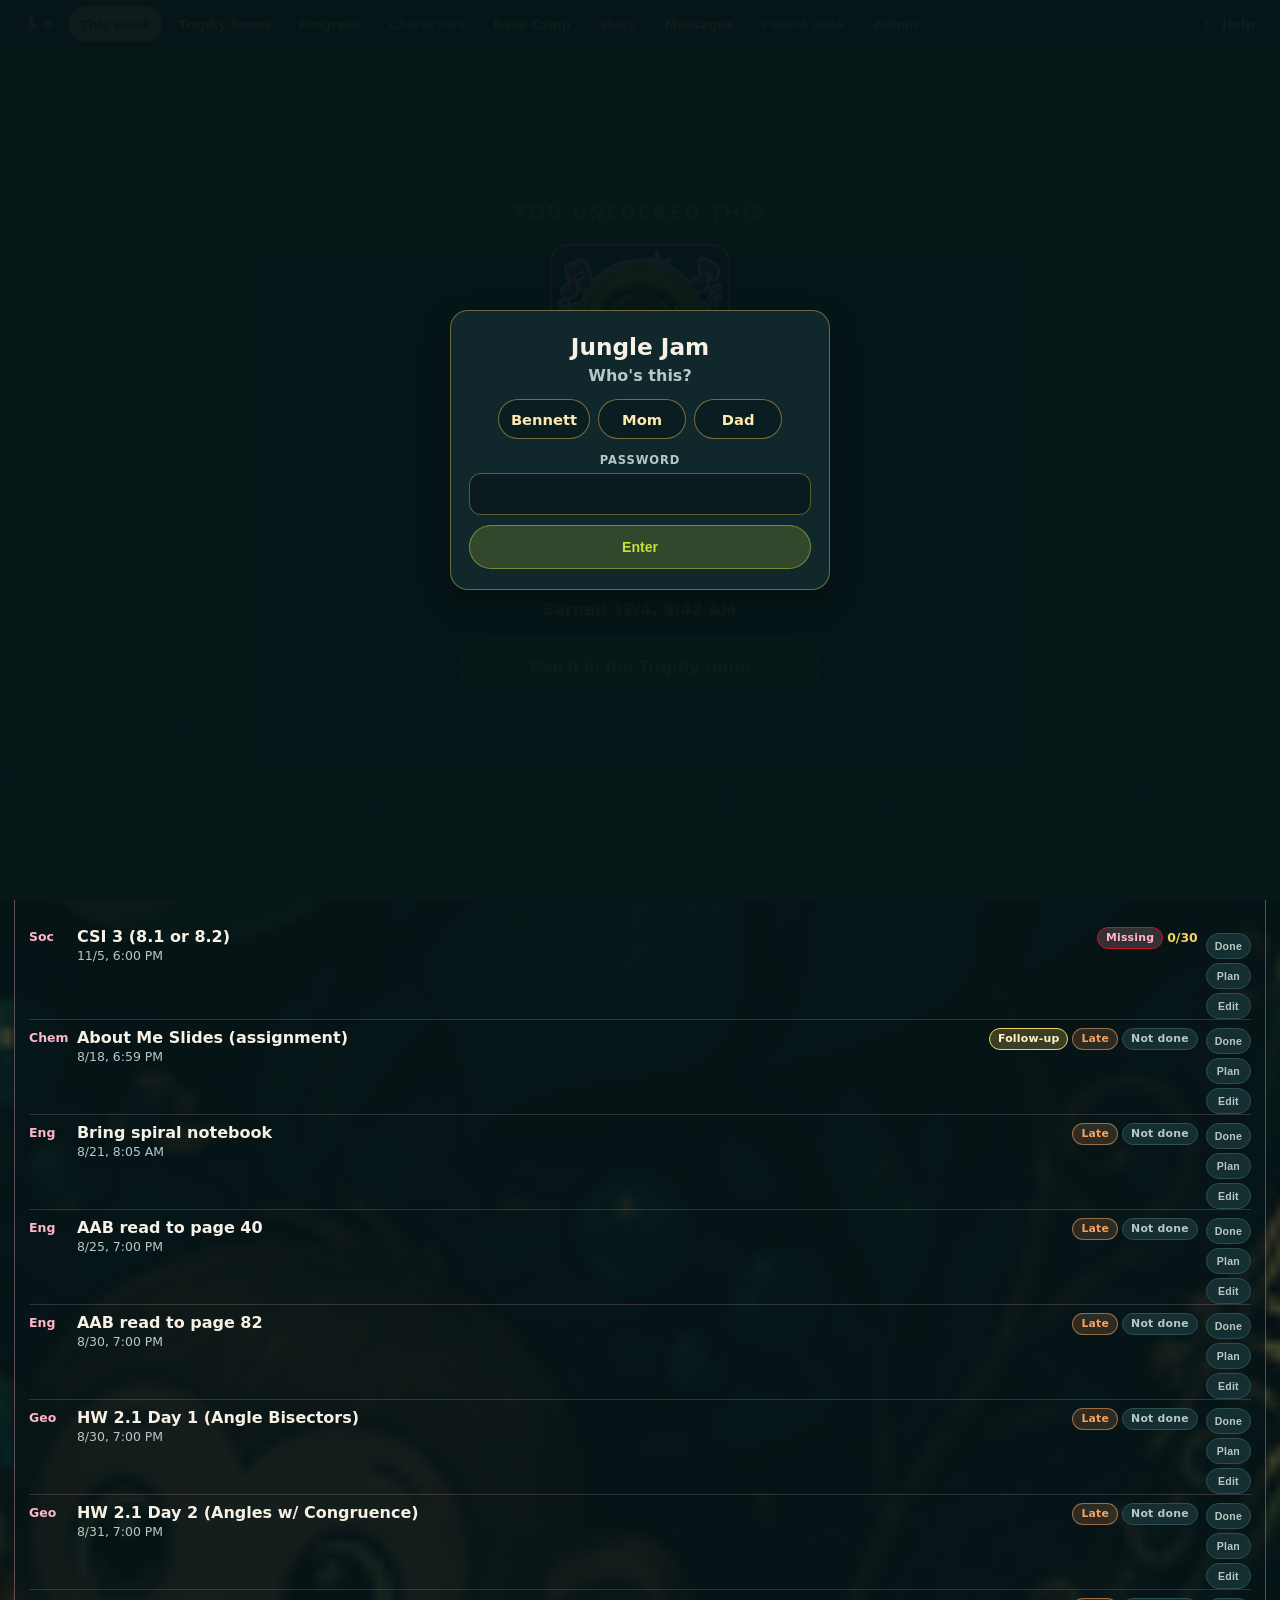
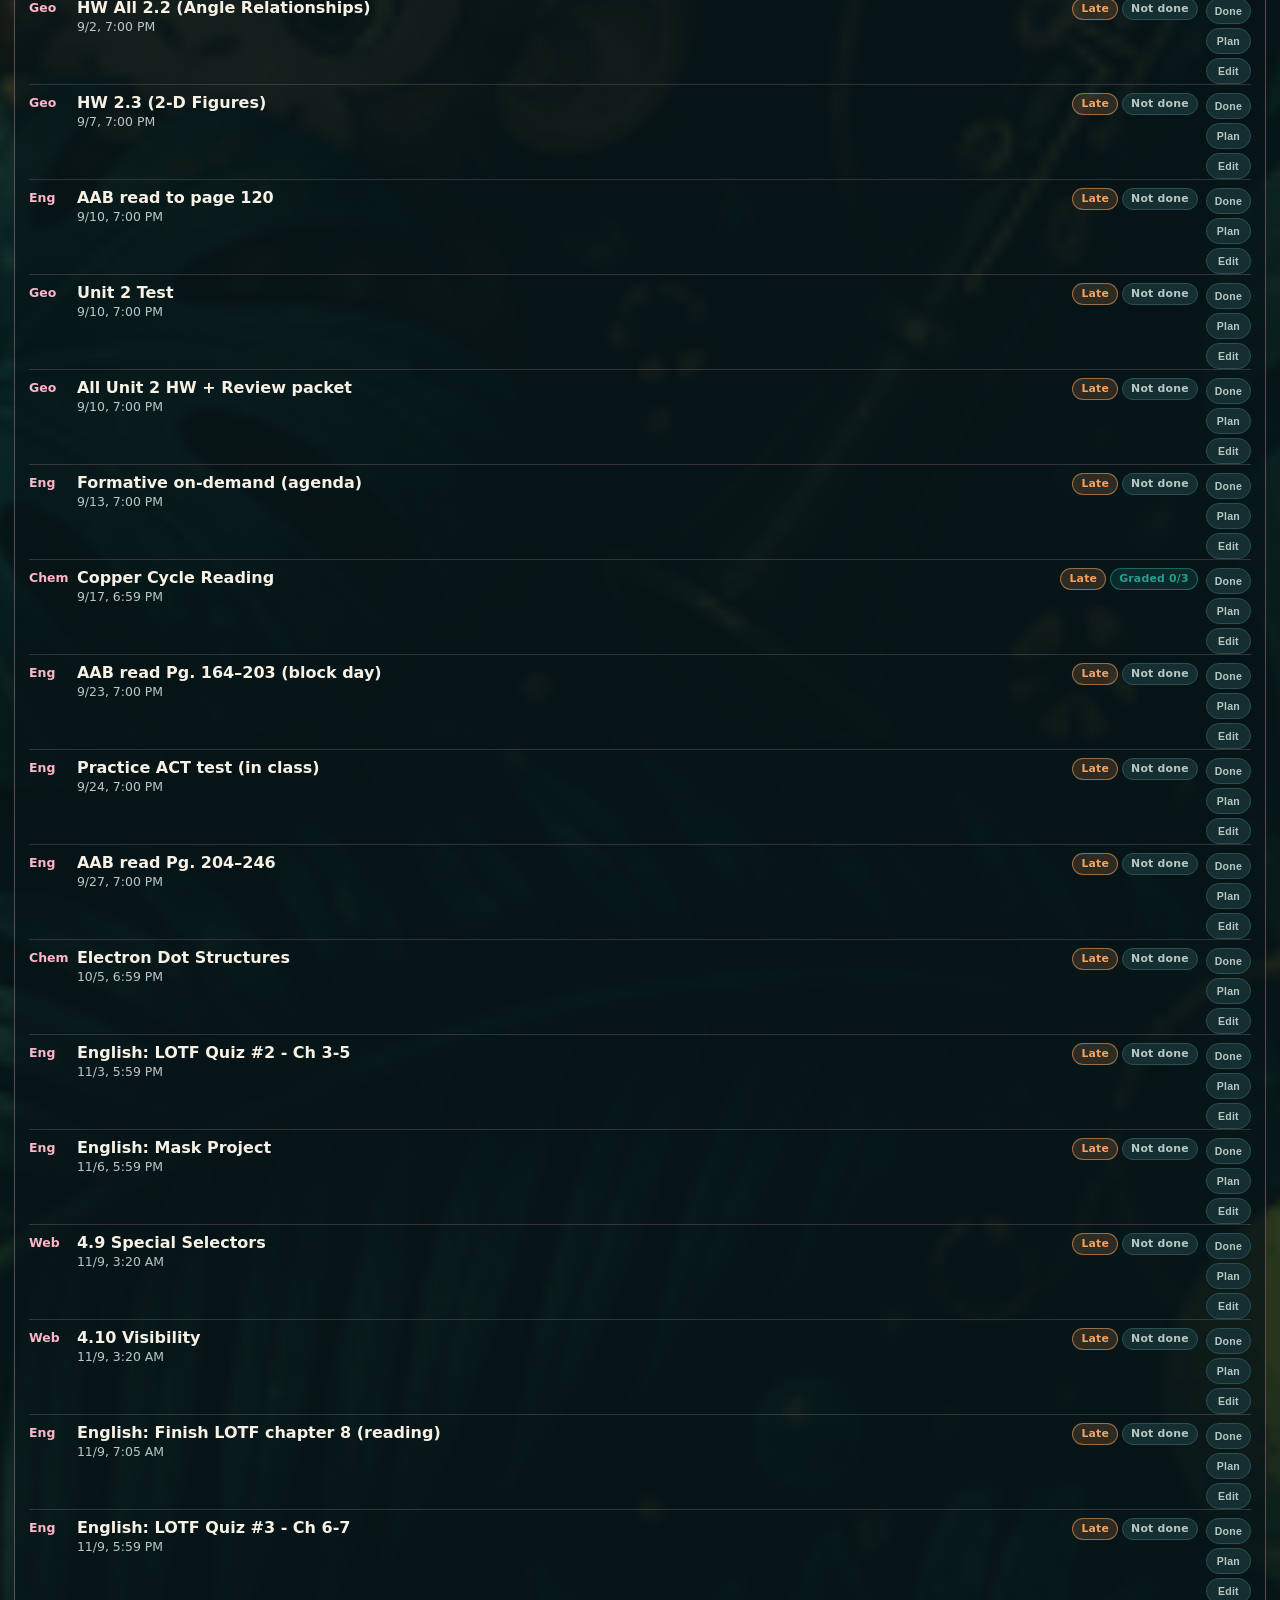
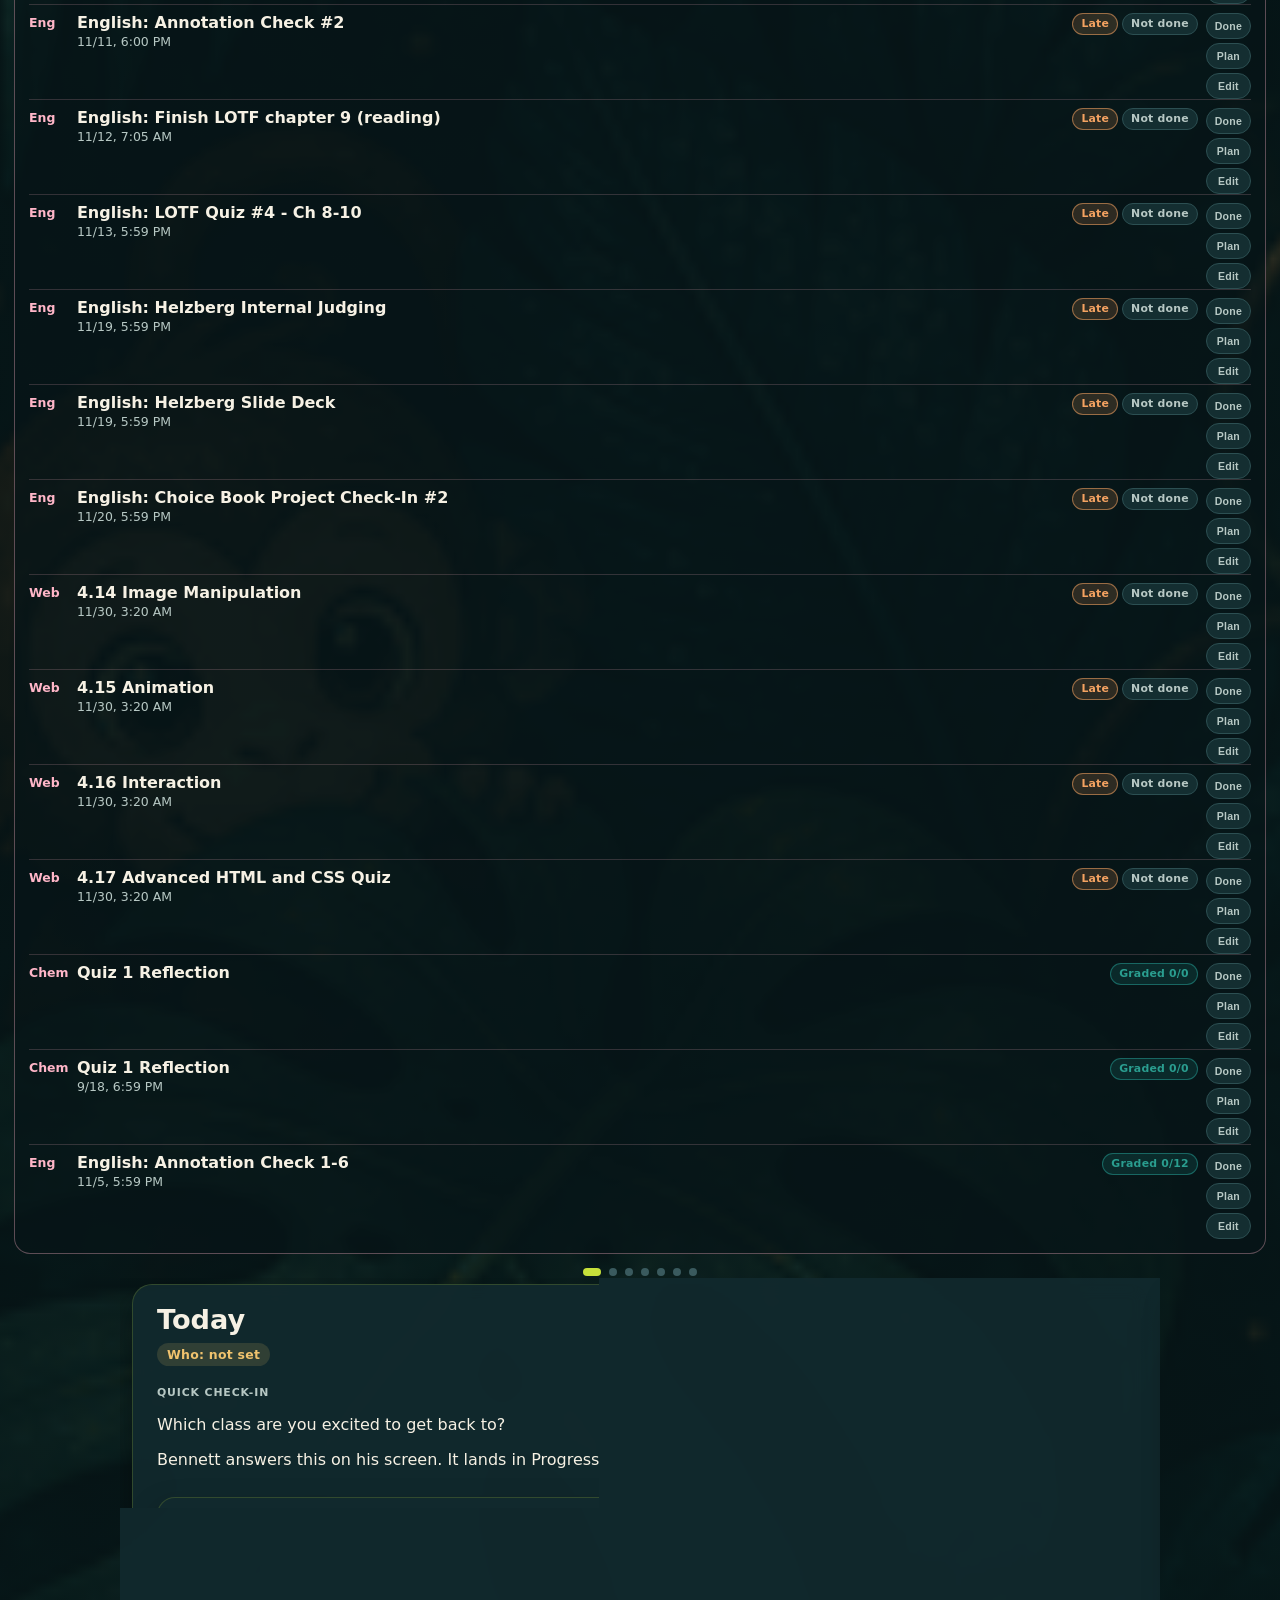
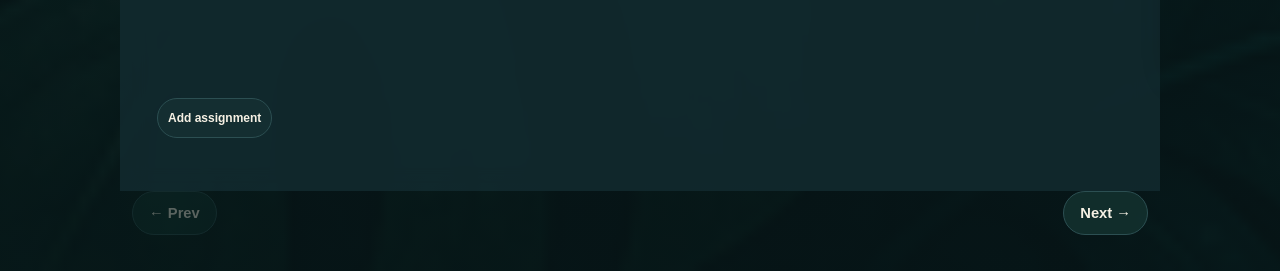
<file: index.html>
<!DOCTYPE html>
<html lang="en">
<head>
  <meta charset="utf-8">
  <meta name="viewport" content="width=device-width, initial-scale=1, viewport-fit=cover">
  <meta http-equiv="Cache-Control" content="no-cache, no-store, must-revalidate">
  <script src="js/update.js?v=182"></script>
  <meta name="apple-mobile-web-app-capable" content="yes">
  <meta name="theme-color" content="#071618">
  <title>Jungle Jam · This week</title>
  <link rel="icon" type="image/png" sizes="32x32" href="img/favicon-32.png?v=182">
  <link rel="icon" type="image/png" sizes="16x16" href="img/favicon-16.png?v=182">
  <link rel="apple-touch-icon" sizes="180x180" href="img/apple-touch-icon.png?v=182">
  <link rel="stylesheet" href="css/theme.css?v=182">
</head>
<body class="week-page">
  <div class="note-field" id="notes" aria-hidden="true"></div>
  <button type="button" class="clarinet" id="clarinet" aria-label="Honk the clarinet">🎶</button>

  <header class="week-head">
    <div class="hud-bar progress-hud">
      <div class="bananas" id="bananas" aria-live="polite">🍌 0</div>
      <div class="hud-nav">
        <a class="week-chip on" href="index.html" aria-current="page"><span class="week-chip-full">This week</span><span class="week-chip-short">Week</span></a>
        <a class="trophy-chip" href="index.html?room=1" aria-label="Trophy Room"><span class="trophy-chip-full">Trophy Room</span><span class="trophy-chip-short">Trophies</span></a>
        <a class="progress-chip" href="progress.html" aria-label="Progress"><span class="progress-chip-full">Progress</span><span class="progress-chip-short">Dash</span></a>
        <a class="crew-chip" href="characters.html" aria-label="Characters"><span class="crew-chip-full">Characters</span><span class="crew-chip-short">Crew</span></a>
        <a class="basecamp-chip" href="basecamp.html" aria-label="Base Camp"><span class="basecamp-chip-full">Base Camp</span><span class="basecamp-chip-short">Camp</span></a>
        <a class="story-chip" id="story-chip" href="story.html" hidden>Story</a>
        <a class="messages-chip" href="messages.html" aria-label="Messages"><span class="messages-chip-full">Messages</span><span class="messages-chip-short">Msgs</span><span class="messages-badge" hidden></span></a>
        <a class="parent-chip" href="parent.html" aria-label="Parent desk"><span class="parent-chip-full">Parent desk</span><span class="parent-chip-short">Desk</span></a>
        <a class="admin-chip" href="admin.html">Admin</a>
        <a class="egg-chip" id="egg-chip" href="egg.html" hidden>🥚 Play</a>
      </div>
        <a class="help-launch" href="help.html" target="_blank" rel="noopener noreferrer" aria-label="Open Help in a new tab"><span class="help-launch-mark" aria-hidden="true">?</span><span class="help-launch-label">Help</span></a>
    </div>
    <div class="banner-wrap">
      <img src="img/monkey-band-banner.png" alt="Monkey garage band on a tennis court">
      <button type="button" class="banner-hotspot" id="banner-monkey" aria-label="Tap the monkey band"></button>
      <a class="banner-title" href="index.html" aria-label="Jungle Jam home · This week">
        <h1>Jungle Jam</h1>
        <p>Olathe East · sophomore lobby</p>
      </a>
      <div class="build-stamp" id="build-stamp">
        <span>Build 101</span>
        <span>8/15, 6:10 PM</span>
      </div>
    </div>
    <p class="draft-flag" id="draft-flag" hidden>Using parent desk draft on this device</p>
    <nav class="class-switcher" id="class-switcher" aria-label="Classes">
      <div class="class-switcher-list" id="class-switcher-list"></div>
    </nav>
    <div class="week-rally" id="week-rally">
      <div class="rally-label">Week rally</div>
      <div class="rally-row">
        <div class="rally-bar"><div class="rally-fill" id="rally-fill"></div></div>
        <div class="rally-count" id="rally-count">0/0</div>
      </div>
    </div>
  </header>

  <section class="followup-strip" id="followup-strip" hidden aria-label="Needs follow-up"></section>
  <section class="needs-you" id="needs-you" hidden aria-label="Needs you"></section>
  <div class="dots" id="dots"></div>
  <div class="track" id="track"></div>
  <nav class="week-nav">
    <button id="prev" type="button">← Prev</button>
    <button id="next" type="button">Next →</button>
  </nav>
  <section class="later-board" id="later-board" hidden></section>

  <div class="peek-monkey" aria-hidden="true">
    <img src="img/monkey-tennis.png" alt="">
  </div>
  <button type="button" class="hidden-ball" id="hidden-ball" aria-label="Hidden tennis ball"></button>
  <button type="button" class="hidden-frog" id="hidden-frog" data-egg="horned-frog" aria-label="Hidden horned frog">
    <img src="img/story/horned-frog-egg.png?v=182" alt="" width="40" height="40">
  </button>

  <div class="shelf" id="shelf">
    <div class="trophy-room" id="trophy-room" role="dialog" aria-modal="true" aria-label="Treehouse" data-view="wide">
      <div class="trophy-stage" id="trophy-stage">
        <div class="trophy-view trophy-wide" id="trophy-wide">
          <div class="trophy-look" id="trophy-look-wide">
            <img class="trophy-still" src="img/library/trophy-room.jpg" alt="Inside the jungle treehouse">
            <div class="trophy-hotspots" id="trophy-hotspots"></div>
          </div>
        </div>
        <div class="trophy-view trophy-close" id="trophy-close" aria-hidden="true">
          <div class="trophy-look" id="trophy-look-close">
            <img class="trophy-still" id="trophy-close-still" alt="">
            <div class="trophy-slots" id="trophy-slots"></div>
          </div>
          <div class="trophy-portrait-rail" id="trophy-portrait-rail" hidden aria-label="Crew portraits"></div>
        </div>
      </div>
      <p class="trophy-lantern-hint" id="trophy-lantern-hint" hidden>Tap a lantern</p>
      <nav class="trophy-walkup" id="trophy-walkup" aria-label="Walk up to a spot">
        <button type="button" class="trophy-lantern" data-zone="window">Window</button>
        <button type="button" class="trophy-lantern" data-zone="pedestal">Pedestal</button>
        <button type="button" class="trophy-lantern" data-zone="cubbies">Cubbies</button>
        <button type="button" class="trophy-lantern" data-zone="pegboard">Pegs</button>
        <button type="button" class="trophy-lantern" data-zone="lockers">Lockers</button>
      </nav>
      <nav class="trophy-back-row" id="trophy-back-row" hidden aria-label="Back to the treehouse">
        <button type="button" class="trophy-lantern trophy-back" id="trophy-back">Back to treehouse</button>
      </nav>
      <button type="button" class="trophy-leave" id="trophy-leave" aria-label="Leave the treehouse">✕</button>
    </div>
  </div>

  <div class="sheet" id="sheet">
    <div class="sheet-panel" role="dialog" aria-labelledby="sheet-title">
      <div class="sheet-head">
        <div>
          <h2 id="sheet-title">Sheet</h2>
        </div>
        <button type="button" class="close-sheet" id="close-sheet" aria-label="Close">✕</button>
      </div>
      <div id="sheet-body"></div>
    </div>
  </div>

  <div class="toast" id="toast" role="status"></div>
  <div class="confetti" id="confetti" aria-hidden="true"></div>

  <script id="week-seed" type="application/json">
{
  "timezone": "America/Chicago",
  "as_of": "2026-08-18",
  "parenting": [
    {"who": "Mom", "start": "2026-08-14T00:00:00", "end": "2026-08-16T18:00:00"},
    {"who": "Dad", "start": "2026-08-16T18:00:00", "end": "2026-08-20T16:30:00"},
    {"who": "Mom", "start": "2026-08-20T16:30:00", "end": "2026-08-21T16:30:00"},
    {"who": "Dad", "start": "2026-08-21T16:30:00", "end": "2026-08-27T16:30:00"}
  ],
  "events": [
    {"id": "band-am-0817", "title": "Marching band rehearsal", "start": "2026-08-17T07:00:00", "end": "2026-08-17T08:40:00", "kind": "calendar", "classId": "band", "place": "Olathe East", "note": "Official OE Band times (oeband.com). Rehearsals are graded. Drumline may differ."},
    {"id": "band-pm-0817", "title": "Band: Marching Band Rehearsal", "start": "2026-08-17T18:30:00", "end": "2026-08-17T20:30:00", "kind": "calendar", "classId": "band", "place": "Olathe East"},
    {"id": "band-am-0818", "title": "Marching band rehearsal", "start": "2026-08-18T07:00:00", "end": "2026-08-18T08:40:00", "kind": "calendar", "classId": "band", "place": "Olathe East"},
    {"id": "pe-touchbase-0818", "title": "TouchBase PE items pickup", "start": "2026-08-18T13:05:00", "kind": "calendar", "note": "Optional. In class."},
    {"id": "schedule-change-0818", "title": "Schedule-change form due", "start": "2026-08-18T16:00:00", "kind": "calendar", "place": "Main Gym", "note": "10th grade printed pickup. Calendar note, not homework."},
    {"id": "band-meet-instrument-0818", "title": "Band: Meet the Instrument Night - 5th Grade", "start": "2026-08-18T17:30:00", "end": "2026-08-18T19:00:00", "kind": "calendar", "classId": "band", "place": "Olathe East High School"},
    {"id": "band-am-0819", "title": "Marching band rehearsal", "start": "2026-08-19T07:00:00", "end": "2026-08-19T09:15:00", "kind": "calendar", "classId": "band", "place": "Olathe East"},
    {"id": "pe-uniform-0819", "title": "PE uniform starts", "start": "2026-08-19T07:40:00", "kind": "calendar", "note": "Existing OE uniform is OK."},
    {"id": "forms-0820", "title": "Forms, Fees & Fit Night", "start": "2026-08-20T17:30:00", "end": "2026-08-20T19:00:00", "kind": "calendar", "classId": "band", "place": "Band/Orchestra rooms", "note": "Due by 7pm: medical form + handbook agreement. Pay uniform accessories $60 (shirt $15, shoes $40, gloves $5) and yearly contribution $350 to OE Band Boosters (check to Olathe East Band Boosters; Fillingham/Reed or Boosters that night). After 4:30pm handoff to Mom."}
  ],
  "work": [
    {"id": "eng-names", "title": "English 10: Help me learn your names!", "due": "2026-08-17T23:59:00", "note": "Dad's night. Canvas video: full name twice + something you are awesome at. 5 points."},
    {"id": "eng-comics", "title": "English 10: Finish summer comic strips", "due": "2026-08-18T13:05:00", "note": "In class Tuesday. Monday card should still say start this.", "suggest_from": "2026-08-15"},
    {"id": "eng-notebook", "title": "English 10: Bring spiral notebook", "due": "2026-08-21T13:05:00", "note": "Spiral or composition notebook. Also highlighter and 100 index cards.", "suggest_from": "2026-08-15"}
  ],
  "notes": []
}
  </script>
  <script id="ach-seed" type="application/json">
{
  "currency": {
    "name": "bananas",
    "emoji": "🍌"
  },
  "achievements": [
    {
      "id": "straight-as-3w",
      "title": "Straight A's",
      "description": "Straight A's for 3 weeks in a row.",
      "how": "Parents count each week of straight A's, then award.",
      "incentive": "Pick dinner",
      "icon": "badge",
      "reward": 20,
      "streak": { "target": 3, "unit": "week" }
    },
    {
      "id": "no-late-4w",
      "title": "On-time streak",
      "description": "No late assignments for 4 weeks.",
      "how": "Parents count a clean week, then award at 4.",
      "incentive": "Extra 15 min screen time",
      "icon": "tennis",
      "reward": 20,
      "streak": { "target": 4, "unit": "week" }
    },
    {
      "id": "flash-cards-first",
      "title": "Flash-card first test",
      "description": "Used flash cards for his first test.",
      "how": "Parents award when he actually used the cards.",
      "incentive": "Pick a snack",
      "icon": "guitar",
      "reward": 10,
      "streak": { "target": 1, "unit": "time" }
    },
    {
      "id": "started-week-5",
      "title": "Five-day start",
      "description": "Logged in 5 days in a row.",
      "how": "Auto. Bennett logs into Jungle Jam five Chicago days in a row.",
      "incentive": "Skip one chore",
      "icon": "clarinet",
      "reward": 15,
      "streak": { "target": 5, "unit": "day" },
      "unlock": { "type": "login_days", "count": 5 }
    },
    {
      "id": "asked-before-due",
      "title": "Asked before it was due",
      "description": "Asked a question before a due date.",
      "how": "Parents award help-seeking, not a finished worksheet.",
      "incentive": "High five",
      "icon": "banana",
      "reward": 10,
      "streak": { "target": 1, "unit": "time" }
    },
    {
      "id": "hidden-banana",
      "title": "Hidden banana",
      "description": "You found a silly secret in the jungle.",
      "how": "Easter egg. Tap the banner band five times.",
      "incentive": "A goofy dance from a parent",
      "icon": "banana",
      "reward": 25,
      "unlocksGame": "egg",
      "unlock": { "type": "easter_egg", "egg": "banner-monkey" }
    },
    {
      "id": "wrong-number-eggs",
      "title": "Wrong number of eggs",
      "description": "Unlocks the office egg game — the dumb one where the eggs are never the right number.",
      "how": "Parents award this to unlock the game. Finding the banner-band secret also unlocks it.",
      "incentive": "Unlocks the egg game",
      "icon": "banana",
      "reward": 15,
      "unlocksGame": "egg",
      "streak": { "target": 1, "unit": "time" }
    },
    {
      "id": "signin-bennett",
      "title": "Signed in",
      "description": "Opened Jungle Jam.",
      "incentive": "Unlocks Bennett",
      "reward": 10,
      "rewardCharacter": "bennett",
      "streak": { "target": 1, "unit": "time" }
    },
    {
      "id": "ace-three-done",
      "title": "Meet Ace",
      "description": "Marked 3 assignments done.",
      "how": "Bennett taps Done on three assignments.",
      "incentive": "Unlocks Ace",
      "icon": "tennis",
      "reward": 0,
      "rewardCharacter": "ace",
      "rewardUnlock": { "type": "character", "id": "ace", "label": "Ace" },
      "unlock": { "type": "done_count", "count": 3 }
    },
    {
      "id": "test-ace-closer",
      "title": "Meet Ace",
      "description": "Award this to unlock Ace for Bennett. Loading the site does not auto-unlock.",
      "how": "Parents award this when they want Bennett to meet Ace.",
      "incentive": "Unlocks Ace",
      "icon": "tennis",
      "reward": 10,
      "rewardCharacter": "ace",
      "streak": { "target": 1, "unit": "time" }
    },
    {
      "id": "test-deuce-return",
      "title": "Meet Deuce",
      "description": "Award this to unlock Deuce for Bennett. Loading the site does not auto-unlock.",
      "how": "Parents award this when they want Bennett to meet Deuce.",
      "incentive": "Unlocks Deuce",
      "icon": "tennis",
      "reward": 10,
      "rewardCharacter": "deuce",
      "streak": { "target": 1, "unit": "time" }
    },
    {
      "id": "test-fuzz-unplugged",
      "title": "Meet Fuzz",
      "description": "Award this to unlock Fuzz for Bennett. Loading the site does not auto-unlock.",
      "how": "Parents award this when they want Bennett to meet Fuzz.",
      "incentive": "Unlocks Fuzz",
      "icon": "guitar",
      "reward": 10,
      "rewardCharacter": "fuzz",
      "streak": { "target": 1, "unit": "time" }
    }
  ]
}
  </script>
  <script id="char-seed" type="application/json">
{
  "comicStartsAfter": 3,
  "characters": [
    {"id": "ace", "name": "Ace", "talent": "The Closer", "tagline": "Last point counts.", "status": "ready", "video": "img/characters/ace.mp4", "poster": "img/characters/ace.jpg"},
    {"id": "riff", "name": "Riff", "talent": "Daily Reps", "tagline": "Again. Louder.", "status": "ready", "video": "img/characters/riff.mp4", "poster": "img/characters/riff.jpg"},
    {"id": "scorch", "name": "Scorch", "talent": "The Recover", "tagline": "Burned. Not out.", "status": "ready", "video": "img/characters/scorch.mp4", "poster": "img/characters/scorch.jpg"},
    {"id": "deuce", "name": "Deuce", "talent": "The Return", "tagline": "Send it back.", "status": "ready", "video": "img/characters/deuce.mp4", "poster": "img/characters/deuce.jpg"},
    {"id": "fuzz", "name": "Fuzz", "talent": "Unplugged", "tagline": "Quiet still counts.", "status": "ready", "video": "img/characters/fuzz.mp4", "poster": "img/characters/fuzz.jpg"},
    {"id": "bennett", "name": "Bennett", "talent": "The Show-Up", "tagline": "I'm in.", "status": "ready", "video": "img/characters/bennett.mp4", "poster": "img/characters/bennett.jpg"}
  ]
}
  </script>
  <script id="family-seed" type="application/json">
{
  "notes": [],
  "reflections": {
    "pool": [
      { "id": "r-easiest", "text": "Which class felt easiest today?" },
      { "id": "r-teacher", "text": "Name one thing a teacher did that helped" },
      { "id": "r-weird", "text": "Anything feel weird or too fast?" }
    ],
    "answers": []
  },
  "streaks": {}
}
  </script>
  <script src="js/build.js?v=182"></script>
  <script src="js/game.js?v=182"></script>
  <script src="js/telemetry.js?v=182"></script>
  <script src="js/tutor.js?v=182"></script>
  <script src="js/week.js?v=182"></script>
</body>
</html>
</file>
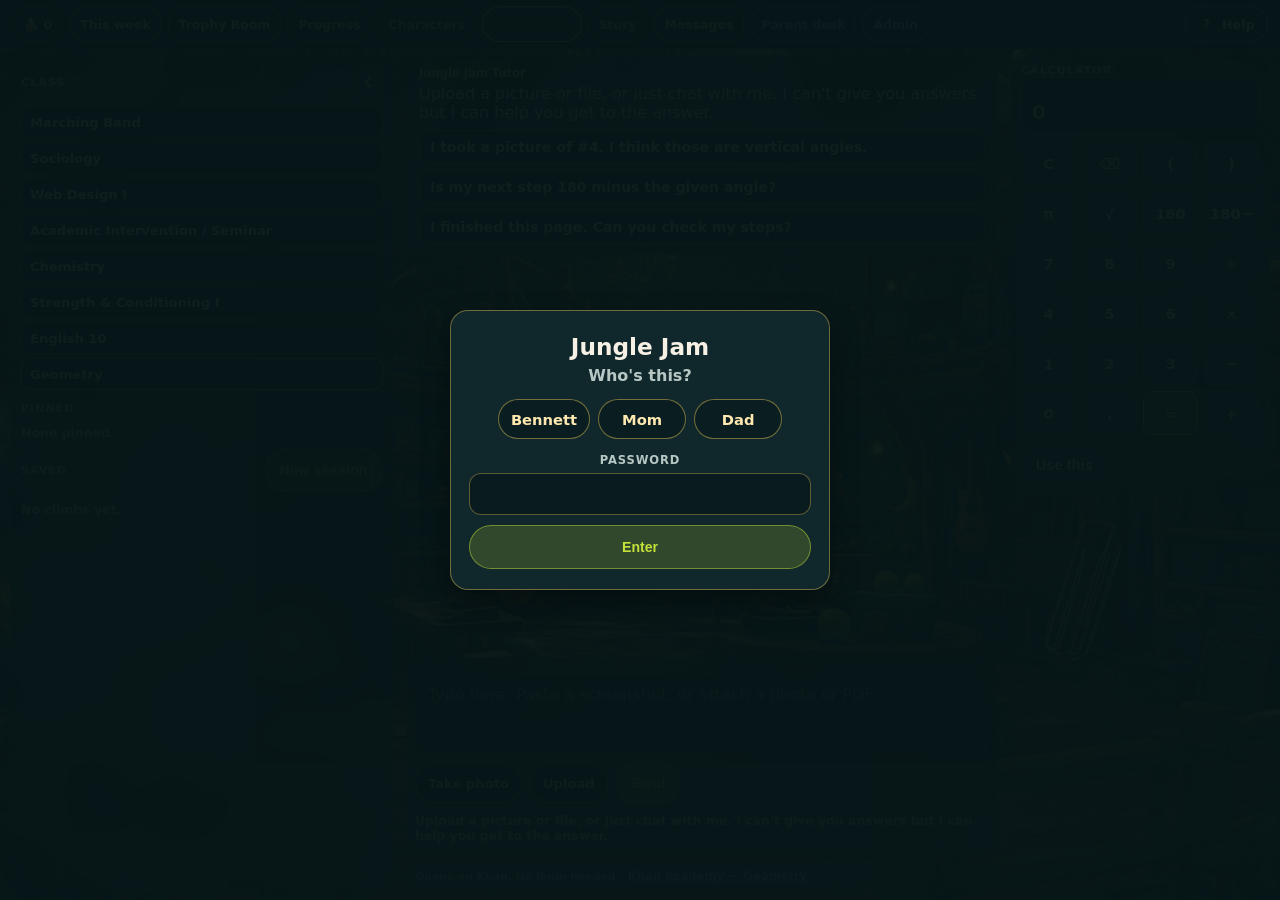
<file: ask.html>
<!DOCTYPE html>
<html lang="en">
<head>
  <meta charset="utf-8">
  <meta name="viewport" content="width=device-width, initial-scale=1, viewport-fit=cover">
  <meta http-equiv="Cache-Control" content="no-cache, no-store, must-revalidate">
  <script src="js/update.js?v=182"></script>
  <meta name="apple-mobile-web-app-capable" content="yes">
  <meta name="theme-color" content="#071618">
  <title>Jungle Jam · Base Camp</title>
  <link rel="icon" type="image/png" sizes="32x32" href="img/favicon-32.png?v=182">
  <link rel="icon" type="image/png" sizes="16x16" href="img/favicon-16.png?v=182">
  <link rel="apple-touch-icon" sizes="180x180" href="img/apple-touch-icon.png?v=182">
  <link rel="stylesheet" href="css/theme.css?v=182">
</head>
<body class="ask-page">
  <header class="week-head">
    <div class="hud-bar progress-hud">
      <div class="bananas" id="bananas" aria-live="polite">🍌 0</div>
    <div class="hud-nav">
        <a class="week-chip" href="index.html"><span class="week-chip-full">This week</span><span class="week-chip-short">Week</span></a>
        <a class="trophy-chip" href="index.html?room=1" aria-label="Trophy Room"><span class="trophy-chip-full">Trophy Room</span><span class="trophy-chip-short">Trophies</span></a>
        <a class="progress-chip" href="progress.html" aria-label="Progress"><span class="progress-chip-full">Progress</span><span class="progress-chip-short">Dash</span></a>
        <a class="crew-chip" href="characters.html" aria-label="Characters"><span class="crew-chip-full">Characters</span><span class="crew-chip-short">Crew</span></a>
        <a class="basecamp-chip on" href="basecamp.html" aria-current="page" aria-label="Base Camp"><span class="basecamp-chip-full">Base Camp</span><span class="basecamp-chip-short">Camp</span></a>
        <a class="story-chip" id="story-chip" href="story.html" hidden>Story</a>
        <a class="messages-chip" href="messages.html" aria-label="Messages"><span class="messages-chip-full">Messages</span><span class="messages-chip-short">Msgs</span><span class="messages-badge" hidden></span></a>
        <a class="parent-chip" href="parent.html" aria-label="Parent desk"><span class="parent-chip-full">Parent desk</span><span class="parent-chip-short">Desk</span></a>
        <a class="admin-chip" href="admin.html">Admin</a>
        <a class="egg-chip" id="egg-chip" href="egg.html" hidden>🥚 Play</a>
      </div>
        <a class="help-launch" href="help.html" target="_blank" rel="noopener noreferrer" aria-label="Open Help in a new tab"><span class="help-launch-mark" aria-hidden="true">?</span><span class="help-launch-label">Help</span></a>
    </div>
    <div class="banner-wrap">
      <a class="banner-home" href="index.html" aria-label="Jungle Jam home · This week"></a>
      <img src="img/monkey-band-banner.png" alt="Monkey garage band on a tennis court">
      <a class="banner-title" href="index.html">
        <h1>Base Camp</h1>
        <p>Jungle Jam Tutor moved here</p>
      </a>
      <div class="build-stamp" id="build-stamp">
        <span>Build 86</span>
        <span>8/17, 10:10 PM</span>
      </div>
    </div>
  </header>

  <main class="ask-wrap">
    <p class="ask-lead">Ask AI is now <strong>Base Camp</strong> — Jungle Jam Tutor, class by class. Old <code>?class=</code> and <code>?title=</code> links still work.</p>
    <p class="ask-help-link"><a id="basecamp-handoff" href="basecamp.html">Continue to Base Camp</a></p>
  </main>

  <script src="js/build.js?v=182"></script>
  <script src="js/game.js?v=182"></script>
  <script src="js/telemetry.js?v=182"></script>
  <script>
    (function () {
      var q = location.search || "";
      var a = document.getElementById("basecamp-handoff");
      if (a) a.setAttribute("href", "basecamp.html" + q);
      location.replace("basecamp.html" + q);
    })();
  </script>
</body>
</html>
</file>
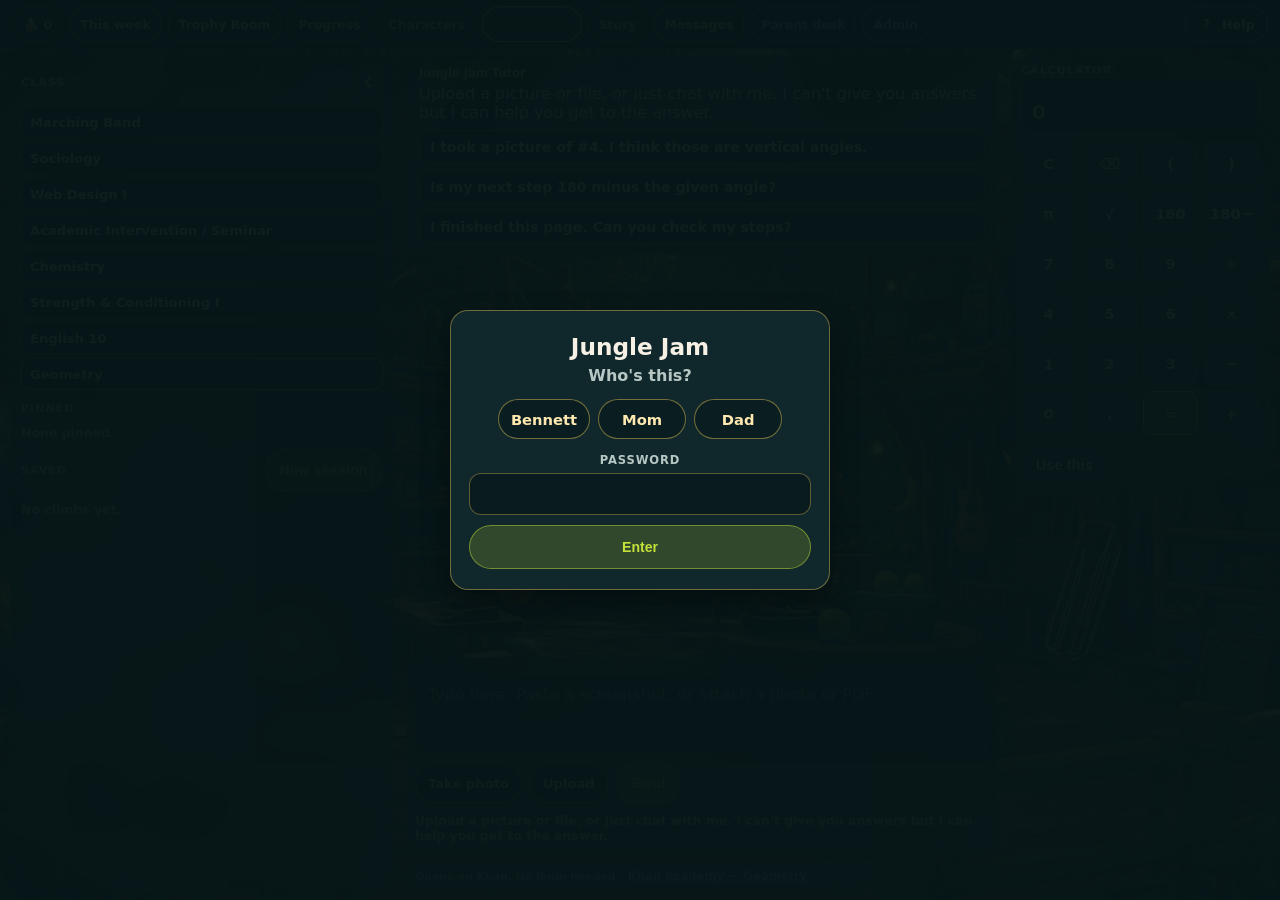
<file: basecamp.html>
<!DOCTYPE html>
<html lang="en">
<head>
  <meta charset="utf-8">
  <meta name="viewport" content="width=device-width, initial-scale=1, viewport-fit=cover">
  <meta http-equiv="Cache-Control" content="no-cache, no-store, must-revalidate">
  <script src="js/update.js?v=182"></script>
  <meta name="apple-mobile-web-app-capable" content="yes">
  <meta name="theme-color" content="#071618">
  <title>Jungle Jam · Base Camp</title>
  <link rel="icon" type="image/png" sizes="32x32" href="img/favicon-32.png?v=182">
  <link rel="icon" type="image/png" sizes="16x16" href="img/favicon-16.png?v=182">
  <link rel="apple-touch-icon" sizes="180x180" href="img/apple-touch-icon.png?v=182">
  <link rel="stylesheet" href="css/theme.css?v=182">
  <script>
    (function () {
      try {
        var view = localStorage.getItem("bw-site-view") || "";
        if (!view) {
          var tel = localStorage.getItem("bw-telemetry");
          var role = tel ? ((JSON.parse(tel) || {}).role || "") : "";
          view = role === "bennett" ? "bennett" : role === "parent" ? "mom" : "me";
        }
        if (view !== "bennett" && view !== "mom" && view !== "me") view = "me";
        var map = JSON.parse(localStorage.getItem("bw-basecamp-intro") || "{}") || {};
        var parts = new Intl.DateTimeFormat("en-US", {
          timeZone: "America/Chicago",
          year: "numeric",
          month: "2-digit",
          day: "2-digit"
        }).formatToParts(new Date());
        var get = function (t) {
          return (parts.filter(function (p) { return p.type === t; })[0] || {}).value || "";
        };
        var today = get("year") + "-" + get("month") + "-" + get("day");
        if (map[view] !== today) document.documentElement.classList.add("bc-intro-pending");
      } catch (e) {
        document.documentElement.classList.add("bc-intro-pending");
      }
    })();
  </script>
</head>
<body class="basecamp-page">
  <div class="bc-intro" id="bc-intro" hidden>
    <video id="bc-intro-video" poster="img/library/basecamp-bg.jpg" playsinline preload="none"></video>
    <button type="button" class="bc-intro-skip" id="bc-intro-skip">Skip</button>
    <button type="button" class="bc-intro-play" id="bc-intro-play" hidden>Tap to enter</button>
  </div>
  <header class="week-head">
    <div class="hud-bar progress-hud">
      <div class="bananas" id="bananas" aria-live="polite">🍌 0</div>
    <div class="hud-nav">
        <a class="week-chip" href="index.html"><span class="week-chip-full">This week</span><span class="week-chip-short">Week</span></a>
        <a class="trophy-chip" href="index.html?room=1" aria-label="Trophy Room"><span class="trophy-chip-full">Trophy Room</span><span class="trophy-chip-short">Trophies</span></a>
        <a class="progress-chip" href="progress.html" aria-label="Progress"><span class="progress-chip-full">Progress</span><span class="progress-chip-short">Dash</span></a>
        <a class="crew-chip" href="characters.html" aria-label="Characters"><span class="crew-chip-full">Characters</span><span class="crew-chip-short">Crew</span></a>
        <a class="basecamp-chip on" href="basecamp.html" aria-current="page" aria-label="Base Camp"><span class="basecamp-chip-full">Base Camp</span><span class="basecamp-chip-short">Camp</span></a>
        <a class="story-chip" id="story-chip" href="story.html" hidden>Story</a>
        <a class="messages-chip" href="messages.html" aria-label="Messages"><span class="messages-chip-full">Messages</span><span class="messages-chip-short">Msgs</span><span class="messages-badge" hidden></span></a>
        <a class="parent-chip" href="parent.html" aria-label="Parent desk"><span class="parent-chip-full">Parent desk</span><span class="parent-chip-short">Desk</span></a>
        <a class="admin-chip" href="admin.html">Admin</a>
        <a class="egg-chip" id="egg-chip" href="egg.html" hidden>🥚 Play</a>
      </div>
        <a class="help-launch" href="help.html" target="_blank" rel="noopener noreferrer" aria-label="Open Help in a new tab"><span class="help-launch-mark" aria-hidden="true">?</span><span class="help-launch-label">Help</span></a>
    </div>
    <div class="banner-wrap">
      <a class="banner-home" href="index.html" aria-label="Jungle Jam home · This week"></a>
      <img src="img/monkey-band-banner.png" alt="Monkey garage band on a tennis court">
      <a class="banner-title" href="index.html">
        <h1>Base Camp</h1>
        <p>Jungle Jam Tutor · questions first, answers last</p>
      </a>
      <div class="build-stamp" id="build-stamp">
        <span>Build 101</span>
        <span>8/17, 10:42 PM</span>
      </div>
    </div>
  </header>

  <main class="bc-shell has-tools" id="bc-shell">
    <aside class="bc-rail" aria-label="Class and sessions">
      <div class="bc-rail-top">
        <h2 class="bc-kicker">Class</h2>
        <button type="button" class="bc-rail-toggle" id="bc-rail-toggle" aria-expanded="true" aria-controls="bc-classes" title="Collapse classes">
          <span class="bc-rail-chevron" aria-hidden="true"></span>
          <span class="bc-rail-toggle-text">Classes</span>
        </button>
      </div>
      <div class="bc-classes" id="bc-classes" role="list"></div>
      <h2 class="bc-kicker">Pinned</h2>
      <div class="bc-sessions bc-pinned" id="bc-pinned" role="list"></div>
      <div class="bc-session-head">
        <h2 class="bc-kicker">Saved</h2>
        <button type="button" class="btn tiny primary" id="bc-new">New session</button>
      </div>
      <div class="bc-sessions" id="bc-sessions" role="list"></div>
    </aside>

    <section class="bc-main">
      <div class="bc-log" id="bc-log" aria-live="polite"></div>
      <form class="bc-composer" id="bc-form">
        <div class="bc-pending" id="bc-pending" hidden></div>
        <label class="sr-only" for="bc-input">Message Jungle Jam Tutor</label>
        <textarea id="bc-input" rows="3" maxlength="2000" placeholder="Type here. Paste a screenshot, or attach a photo or PDF." autocomplete="off"></textarea>
        <div class="bc-tools">
          <label class="bc-attach">
            Take photo
            <input id="bc-camera" type="file" accept="image/*" capture="environment">
          </label>
          <label class="bc-attach">
            Upload
            <input id="bc-upload" type="file" accept="image/*,.pdf,application/pdf" multiple>
          </label>
          <button type="submit" class="btn primary" id="bc-send">Send</button>
        </div>
        <p class="bc-hint">Upload a picture or file, or just chat with me. I can't give you answers but I can help you get to the answer.</p>
      </form>
      <aside id="bc-resources" class="bc-resources"></aside>
    </section>

    <aside class="bc-tools-rail" id="bc-tools-rail">
      <details class="bc-tools-drawer" id="bc-tools-drawer" open>
        <summary id="bc-tools-summary">Calculator</summary>
        <div class="bc-tools-body">
          <div class="bc-calc" id="bc-calc">
            <p class="bc-kicker">Calculator</p>
            <div class="bc-calc-screen" aria-live="polite">
              <div class="bc-calc-expr" id="bc-calc-expr"></div>
              <div class="bc-calc-out" id="bc-calc-out">0</div>
            </div>
            <div class="bc-calc-pad" id="bc-calc-pad">
              <button type="button" class="bc-calc-key" data-calc="C">C</button>
              <button type="button" class="bc-calc-key" data-calc="bs" aria-label="Backspace">⌫</button>
              <button type="button" class="bc-calc-key" data-calc="(">(</button>
              <button type="button" class="bc-calc-key" data-calc=")">)</button>
              <button type="button" class="bc-calc-key" data-calc="π">π</button>
              <button type="button" class="bc-calc-key" data-calc="√">√</button>
              <button type="button" class="bc-calc-key" data-calc="180">180</button>
              <button type="button" class="bc-calc-key" data-calc="180−">180−</button>
              <button type="button" class="bc-calc-key" data-calc="7">7</button>
              <button type="button" class="bc-calc-key" data-calc="8">8</button>
              <button type="button" class="bc-calc-key" data-calc="9">9</button>
              <button type="button" class="bc-calc-key op" data-calc="÷">÷</button>
              <button type="button" class="bc-calc-key" data-calc="4">4</button>
              <button type="button" class="bc-calc-key" data-calc="5">5</button>
              <button type="button" class="bc-calc-key" data-calc="6">6</button>
              <button type="button" class="bc-calc-key op" data-calc="×">×</button>
              <button type="button" class="bc-calc-key" data-calc="1">1</button>
              <button type="button" class="bc-calc-key" data-calc="2">2</button>
              <button type="button" class="bc-calc-key" data-calc="3">3</button>
              <button type="button" class="bc-calc-key op" data-calc="−">−</button>
              <button type="button" class="bc-calc-key" data-calc="0">0</button>
              <button type="button" class="bc-calc-key" data-calc=".">.</button>
              <button type="button" class="bc-calc-key eq" data-calc="=">=</button>
              <button type="button" class="bc-calc-key op" data-calc="+">+</button>
            </div>
            <button type="button" class="btn tiny" id="bc-calc-use">Use this</button>
          </div>
          <div class="bc-ptable" id="bc-ptable" hidden>
            <p class="bc-kicker">Periodic table</p>
            <a class="btn tiny" id="bc-ptable-open" href="ptable.html" target="bw-ptable" rel="noopener">Open full size</a>
            <div class="bc-ptable-detail" id="bc-ptable-detail">Tap an element.</div>
            <div class="bc-ptable-grid" id="bc-ptable-grid" role="grid" aria-label="Periodic table"></div>
          </div>
        </div>
      </details>
    </aside>
  </main>

  <div class="toast" id="toast" role="status"></div>

  <script src="js/build.js?v=182"></script>
  <script src="js/game.js?v=182"></script>
  <script src="js/telemetry.js?v=182"></script>
  <script src="js/tutor.js?v=182"></script>
  <script src="js/ptable.js?v=182"></script>
  <script src="js/basecamp.js?v=182"></script>
</body>
</html>
</file>
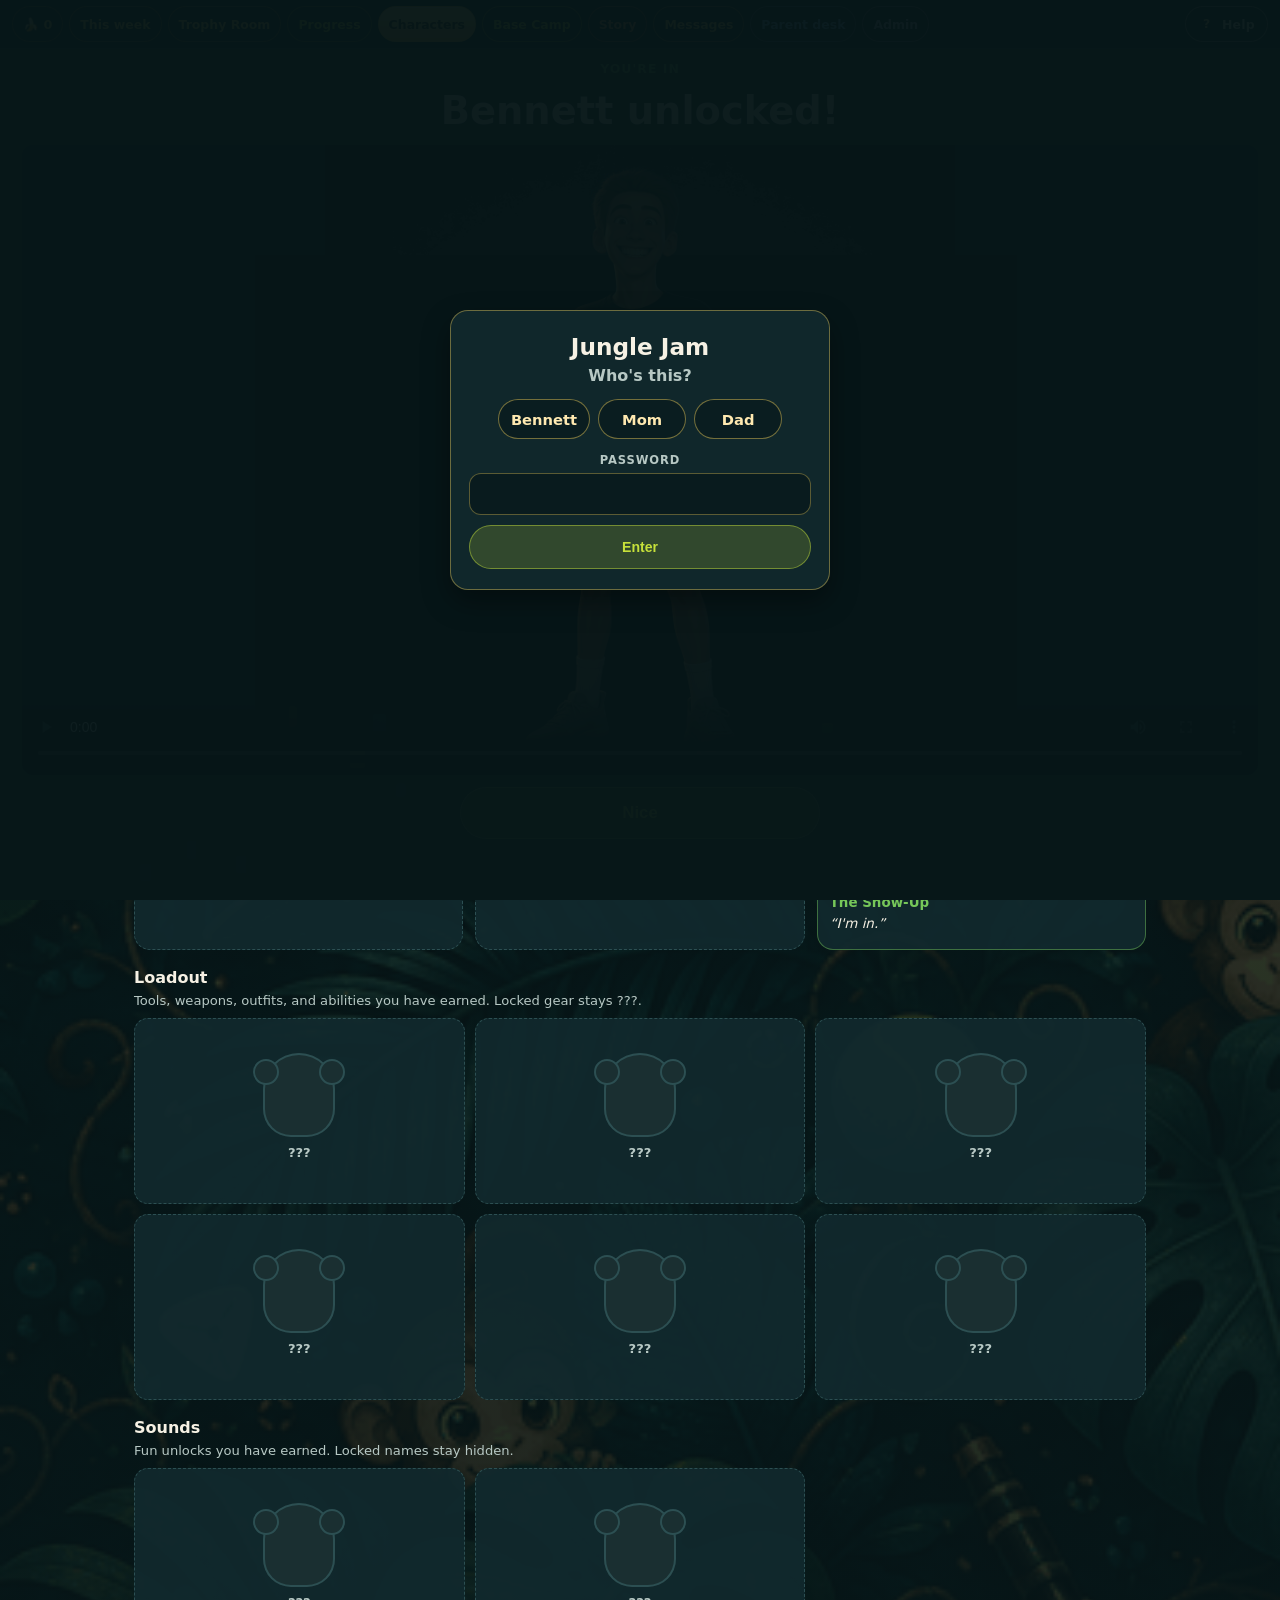
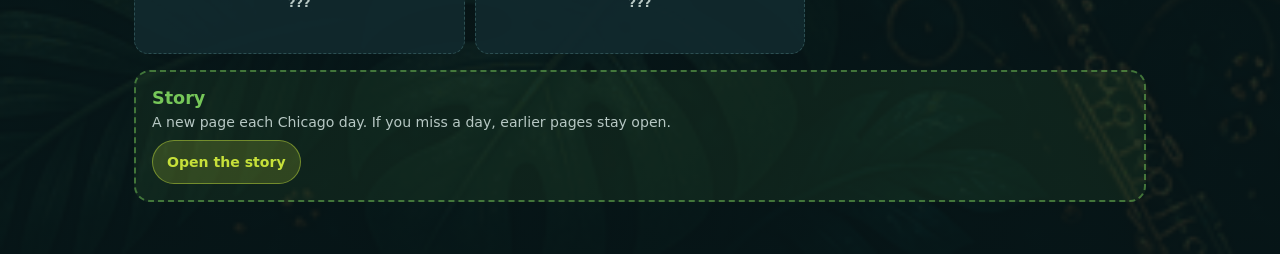
<file: characters.html>
<!DOCTYPE html>
<html lang="en">
<head>
  <meta charset="utf-8">
  <meta name="viewport" content="width=device-width, initial-scale=1, viewport-fit=cover">
  <meta http-equiv="Cache-Control" content="no-cache, no-store, must-revalidate">
  <script src="js/update.js?v=182"></script>
  <meta name="apple-mobile-web-app-capable" content="yes">
  <meta name="theme-color" content="#071618">
  <title>Jungle Jam · Characters</title>
  <link rel="icon" type="image/png" sizes="32x32" href="img/favicon-32.png?v=182">
  <link rel="icon" type="image/png" sizes="16x16" href="img/favicon-16.png?v=182">
  <link rel="apple-touch-icon" sizes="180x180" href="img/apple-touch-icon.png?v=182">
  <link rel="stylesheet" href="css/theme.css?v=182">
</head>
<body class="crew-page">
  <header class="week-head">
    <div class="hud-bar progress-hud">
      <div class="bananas" id="bananas" aria-live="polite">🍌 0</div>
    <div class="hud-nav">
        <a class="week-chip" href="index.html"><span class="week-chip-full">This week</span><span class="week-chip-short">Week</span></a>
        <a class="trophy-chip" href="index.html?room=1" aria-label="Trophy Room"><span class="trophy-chip-full">Trophy Room</span><span class="trophy-chip-short">Trophies</span></a>
        <a class="progress-chip" href="progress.html" aria-label="Progress"><span class="progress-chip-full">Progress</span><span class="progress-chip-short">Dash</span></a>
        <a class="crew-chip on" href="characters.html" aria-current="page" aria-label="Characters"><span class="crew-chip-full">Characters</span><span class="crew-chip-short">Crew</span></a>
        <a class="basecamp-chip" href="basecamp.html" aria-label="Base Camp"><span class="basecamp-chip-full">Base Camp</span><span class="basecamp-chip-short">Camp</span></a>
        <a class="story-chip" id="story-chip" href="story.html" hidden>Story</a>
        <a class="messages-chip" href="messages.html" aria-label="Messages"><span class="messages-chip-full">Messages</span><span class="messages-chip-short">Msgs</span><span class="messages-badge" hidden></span></a>
        <a class="parent-chip" href="parent.html" aria-label="Parent desk"><span class="parent-chip-full">Parent desk</span><span class="parent-chip-short">Desk</span></a>
        <a class="admin-chip" href="admin.html">Admin</a>
        <a class="egg-chip" id="egg-chip" href="egg.html" hidden>🥚 Play</a>
      </div>
        <a class="help-launch" href="help.html" target="_blank" rel="noopener noreferrer" aria-label="Open Help in a new tab"><span class="help-launch-mark" aria-hidden="true">?</span><span class="help-launch-label">Help</span></a>
    </div>
    <div class="banner-wrap">
      <a class="banner-home" href="index.html" aria-label="Jungle Jam home · This week"></a>
      <img src="img/monkey-band-banner.png" alt="Monkey garage band on a tennis court">
      <a class="banner-title" href="index.html">
        <h1>Characters</h1>
        <p>Teammates you have earned</p>
      </a>
      <div class="build-stamp" id="build-stamp">
        <span>Build 43</span>
        <span>8/15, 3:40 PM</span>
      </div>
    </div>
  </header>

  <main class="crew-wrap">
    <p class="crew-lead">Earn streaks. Meet the crew. Gear and sounds you unlock show here. Locked stays a silhouette — no catalog dump.</p>
    <div class="parent-actions">
      <a class="btn" href="refs.html">Locker refs</a>
    </div>
    <div class="char-grid" id="crew-grid"></div>
    <section class="loadout" id="loadout">
      <h2>Loadout</h2>
      <p>Tools, weapons, outfits, and abilities you have earned. Locked gear stays ???.</p>
      <div class="loadout-grid" id="loadout-grid"></div>
    </section>
    <section class="sounds" id="sounds">
      <h2>Sounds</h2>
      <p>Fun unlocks you have earned. Locked names stay hidden.</p>
      <div class="sound-grid" id="sound-grid"></div>
    </section>
    <section class="comic-soon" id="comic-soon" hidden>
      <h2>Story</h2>
      <p>A new page each Chicago day. If you miss a day, earlier pages stay open.</p>
      <a class="btn primary" href="story.html">Open the story</a>
    </section>
  </main>

  <div class="toast" id="toast" role="status"></div>
  <div class="confetti" id="confetti" aria-hidden="true"></div>

  <script id="ach-seed" type="application/json">
{
  "currency": {"name": "bananas", "emoji": "🍌"},
  "achievements": [
    {"id": "signin-bennett", "title": "Signed in", "rewardCharacter": "bennett"},
    {"id": "test-bennett-showup", "title": "Meet Bennett", "rewardCharacter": "bennett"},
    {"id": "test-ace-closer", "title": "Meet Ace", "rewardCharacter": "ace"},
    {"id": "test-riff-reps", "title": "Meet Riff", "rewardCharacter": "riff"},
    {"id": "test-scorch-recover", "title": "Meet Scorch", "rewardCharacter": "scorch"},
    {"id": "test-deuce-return", "title": "Meet Deuce", "rewardCharacter": "deuce"},
    {"id": "test-fuzz-unplugged", "title": "Meet Fuzz", "rewardCharacter": "fuzz"}
  ]
}
  </script>
  <script id="char-seed" type="application/json">
{
  "comicStartsAfter": 3,
  "characters": [
    {"id": "ace", "name": "Ace", "talent": "The Closer", "tagline": "Last point counts.", "status": "ready", "video": "img/characters/ace.mp4", "poster": "img/characters/ace.jpg"},
    {"id": "riff", "name": "Riff", "talent": "Daily Reps", "tagline": "Again. Louder.", "status": "ready", "video": "img/characters/riff.mp4", "poster": "img/characters/riff.jpg"},
    {"id": "scorch", "name": "Scorch", "talent": "The Recover", "tagline": "Burned. Not out.", "status": "ready", "video": "img/characters/scorch.mp4", "poster": "img/characters/scorch.jpg"},
    {"id": "deuce", "name": "Deuce", "talent": "The Return", "tagline": "Send it back.", "status": "ready", "video": "img/characters/deuce.mp4", "poster": "img/characters/deuce.jpg"},
    {"id": "fuzz", "name": "Fuzz", "talent": "Unplugged", "tagline": "Quiet still counts.", "status": "ready", "video": "img/characters/fuzz.mp4", "poster": "img/characters/fuzz.jpg"},
    {"id": "bennett", "name": "Bennett", "talent": "The Show-Up", "tagline": "I'm in.", "status": "ready", "video": "img/characters/bennett.mp4", "poster": "img/characters/bennett.jpg"}
  ]
}
  </script>
  <script src="js/build.js?v=182"></script>
  <script src="js/game.js?v=182"></script>
  <script src="js/telemetry.js?v=182"></script>
  <script src="js/characters.js?v=182"></script>
</body>
</html>
</file>
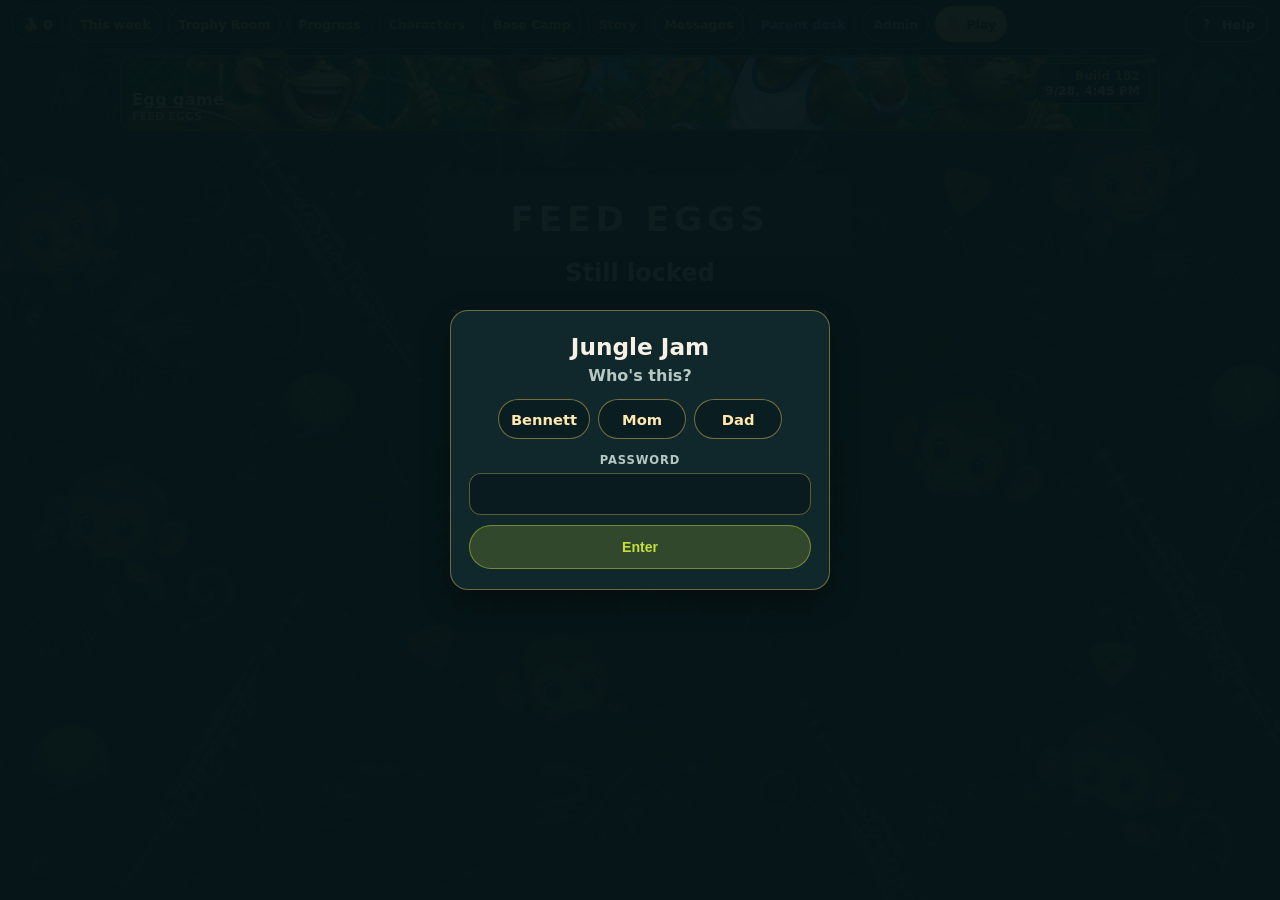
<file: egg.html>
<!DOCTYPE html>
<html lang="en">
<head>
  <meta charset="utf-8">
  <meta name="viewport" content="width=device-width, initial-scale=1, viewport-fit=cover">
  <meta http-equiv="Cache-Control" content="no-cache, no-store, must-revalidate">
  <script src="js/update.js?v=182"></script>
  <meta name="theme-color" content="#c4b89a">
  <title>Jungle Jam · Egg game</title>
  <link rel="icon" type="image/png" sizes="32x32" href="img/favicon-32.png?v=182">
  <link rel="icon" type="image/png" sizes="16x16" href="img/favicon-16.png?v=182">
  <link rel="apple-touch-icon" sizes="180x180" href="img/apple-touch-icon.png?v=182">
  <link rel="stylesheet" href="css/theme.css?v=182">
</head>
<body class="egg-page">
  <header class="week-head">
    <div class="hud-bar progress-hud">
      <div class="bananas" id="bananas" aria-live="polite">🍌 0</div>
    <div class="hud-nav">
        <a class="week-chip" href="index.html"><span class="week-chip-full">This week</span><span class="week-chip-short">Week</span></a>
        <a class="trophy-chip" href="index.html?room=1" aria-label="Trophy Room"><span class="trophy-chip-full">Trophy Room</span><span class="trophy-chip-short">Trophies</span></a>
        <a class="progress-chip" href="progress.html" aria-label="Progress"><span class="progress-chip-full">Progress</span><span class="progress-chip-short">Dash</span></a>
        <a class="crew-chip" href="characters.html" aria-label="Characters"><span class="crew-chip-full">Characters</span><span class="crew-chip-short">Crew</span></a>
        <a class="basecamp-chip" href="basecamp.html" aria-label="Base Camp"><span class="basecamp-chip-full">Base Camp</span><span class="basecamp-chip-short">Camp</span></a>
        <a class="story-chip" id="story-chip" href="story.html" hidden>Story</a>
        <a class="messages-chip" href="messages.html" aria-label="Messages"><span class="messages-chip-full">Messages</span><span class="messages-chip-short">Msgs</span><span class="messages-badge" hidden></span></a>
        <a class="parent-chip" href="parent.html" aria-label="Parent desk"><span class="parent-chip-full">Parent desk</span><span class="parent-chip-short">Desk</span></a>
        <a class="admin-chip" href="admin.html">Admin</a>
        <a class="egg-chip on" id="egg-chip" href="egg.html" aria-current="page">🥚 Play</a>
      </div>
        <a class="help-launch" href="help.html" target="_blank" rel="noopener noreferrer" aria-label="Open Help in a new tab"><span class="help-launch-mark" aria-hidden="true">?</span><span class="help-launch-label">Help</span></a>
    </div>
    <div class="banner-wrap">
      <a class="banner-home" href="index.html" aria-label="Jungle Jam home · This week"></a>
      <img src="img/monkey-band-banner.png" alt="Monkey garage band on a tennis court">
      <a class="banner-title" href="index.html">
        <h1>Egg game</h1>
        <p>FEED EGGS</p>
      </a>
      <div class="build-stamp" id="build-stamp">
        <span>Build 43</span>
        <span>8/15, 3:40 PM</span>
      </div>
    </div>
  </header>

  <main class="office" id="office">
    <p class="empty" id="egg-gate">Checking the lock…</p>
  </main>

  <div class="toast" id="toast" role="status"></div>
  <div class="confetti" id="confetti" aria-hidden="true"></div>

  <script id="ach-seed" type="application/json">
{
  "currency": {"name": "bananas", "emoji": "🍌"},
  "achievements": [
    {"id": "hidden-banana", "title": "Hidden banana", "unlocksGame": "egg", "unlock": {"type": "easter_egg", "egg": "banner-monkey"}},
    {"id": "wrong-number-eggs", "title": "Wrong number of eggs", "unlocksGame": "egg"}
  ]
}
  </script>
  <script src="js/build.js?v=182"></script>
  <script src="js/game.js?v=182"></script>
  <script src="js/telemetry.js?v=182"></script>
  <script src="js/egg.js?v=182"></script>
</body>
</html>
</file>
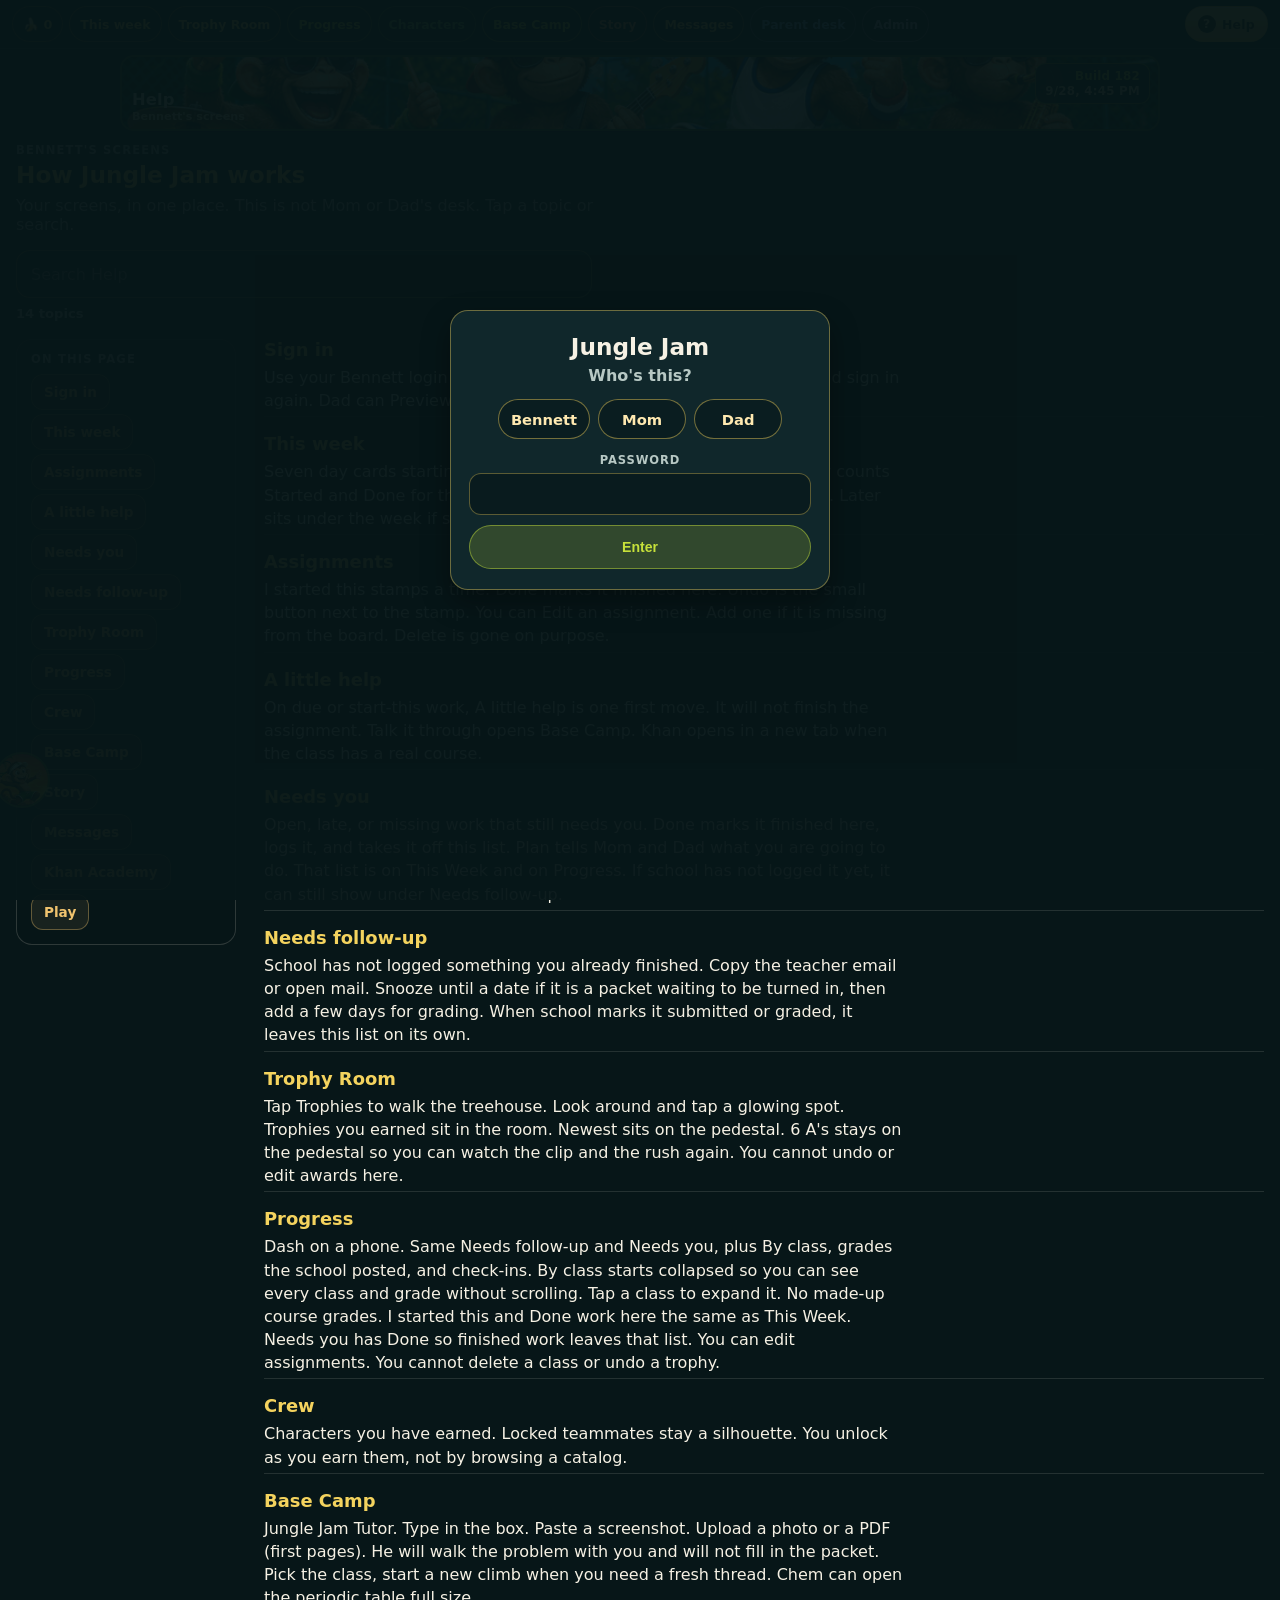
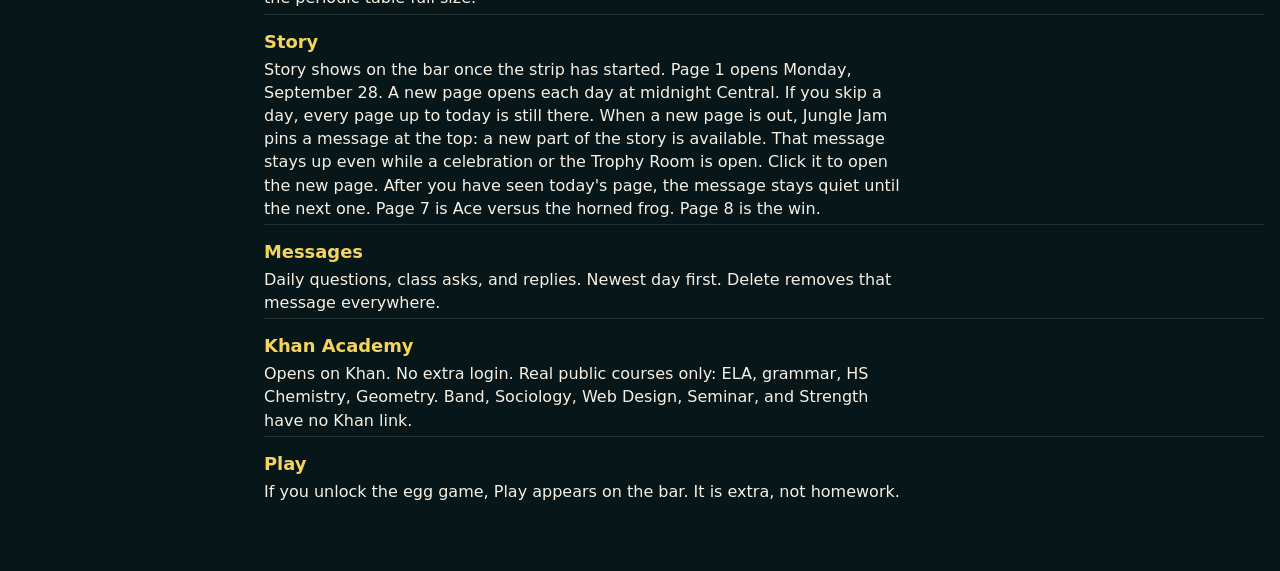
<file: help.html>
<!DOCTYPE html>
<html lang="en">
<head>
  <meta charset="utf-8">
  <meta name="viewport" content="width=device-width, initial-scale=1, viewport-fit=cover">
  <meta http-equiv="Cache-Control" content="no-cache, no-store, must-revalidate">
  <script src="js/update.js?v=182"></script>
  <meta name="apple-mobile-web-app-capable" content="yes">
  <meta name="theme-color" content="#071618">
  <title>Jungle Jam · Help</title>
  <link rel="icon" type="image/png" sizes="32x32" href="img/favicon-32.png?v=182">
  <link rel="icon" type="image/png" sizes="16x16" href="img/favicon-16.png?v=182">
  <link rel="apple-touch-icon" sizes="180x180" href="img/apple-touch-icon.png?v=182">
  <link rel="stylesheet" href="css/theme.css?v=182">
</head>
<body class="help-page">
  <header class="week-head">
    <div class="hud-bar progress-hud">
      <div class="bananas" id="bananas" aria-live="polite">🍌 0</div>
    <div class="hud-nav">
        <a class="week-chip" href="index.html"><span class="week-chip-full">This week</span><span class="week-chip-short">Week</span></a>
        <a class="trophy-chip" href="index.html?room=1" aria-label="Trophy Room"><span class="trophy-chip-full">Trophy Room</span><span class="trophy-chip-short">Trophies</span></a>
        <a class="progress-chip" href="progress.html" aria-label="Progress"><span class="progress-chip-full">Progress</span><span class="progress-chip-short">Dash</span></a>
        <a class="crew-chip" href="characters.html" aria-label="Characters"><span class="crew-chip-full">Characters</span><span class="crew-chip-short">Crew</span></a>
        <a class="basecamp-chip" href="basecamp.html" aria-label="Base Camp"><span class="basecamp-chip-full">Base Camp</span><span class="basecamp-chip-short">Camp</span></a>
        <a class="story-chip" id="story-chip" href="story.html" hidden>Story</a>
        <a class="messages-chip" href="messages.html" aria-label="Messages"><span class="messages-chip-full">Messages</span><span class="messages-chip-short">Msgs</span><span class="messages-badge" hidden></span></a>
        <a class="parent-chip" href="parent.html" aria-label="Parent desk"><span class="parent-chip-full">Parent desk</span><span class="parent-chip-short">Desk</span></a>
        <a class="admin-chip" href="admin.html">Admin</a>
        <a class="egg-chip" id="egg-chip" href="egg.html" hidden>🥚 Play</a>
      </div>
        <a class="help-launch on" href="help.html" aria-current="page" aria-label="Help"><span class="help-launch-mark" aria-hidden="true">?</span><span class="help-launch-label">Help</span></a>
    </div>
    <div class="banner-wrap">
      <a class="banner-home" href="index.html" aria-label="Jungle Jam home · This week"></a>
      <img src="img/monkey-band-banner.png" alt="Monkey garage band on a tennis court">
      <a class="banner-title" href="index.html">
        <h1>Help</h1>
        <p>Bennett's screens</p>
      </a>
      <div class="build-stamp" id="build-stamp">
        <span>Build 158</span>
        <span>8/25, 7:35 AM</span>
      </div>
    </div>
  </header>

  <main class="help-desk" id="bennett-help-page" aria-label="Help"></main>

  <div class="peek-monkey" aria-hidden="true">
    <img src="img/monkey-tennis.png" alt="">
  </div>
  <div class="toast" id="toast" role="status"></div>

  <script src="js/build.js?v=182"></script>
  <script src="js/game.js?v=182"></script>
  <script src="js/telemetry.js?v=182"></script>
  <script>
    Game.markOpened();
    if (Game.flushStoryPageCelebrate) Game.flushStoryPageCelebrate();
    Game.mountHudNav();
    Game.mountHelpLaunch();
    Game.paintHudCurrent();
  </script>
</body>
</html>
</file>
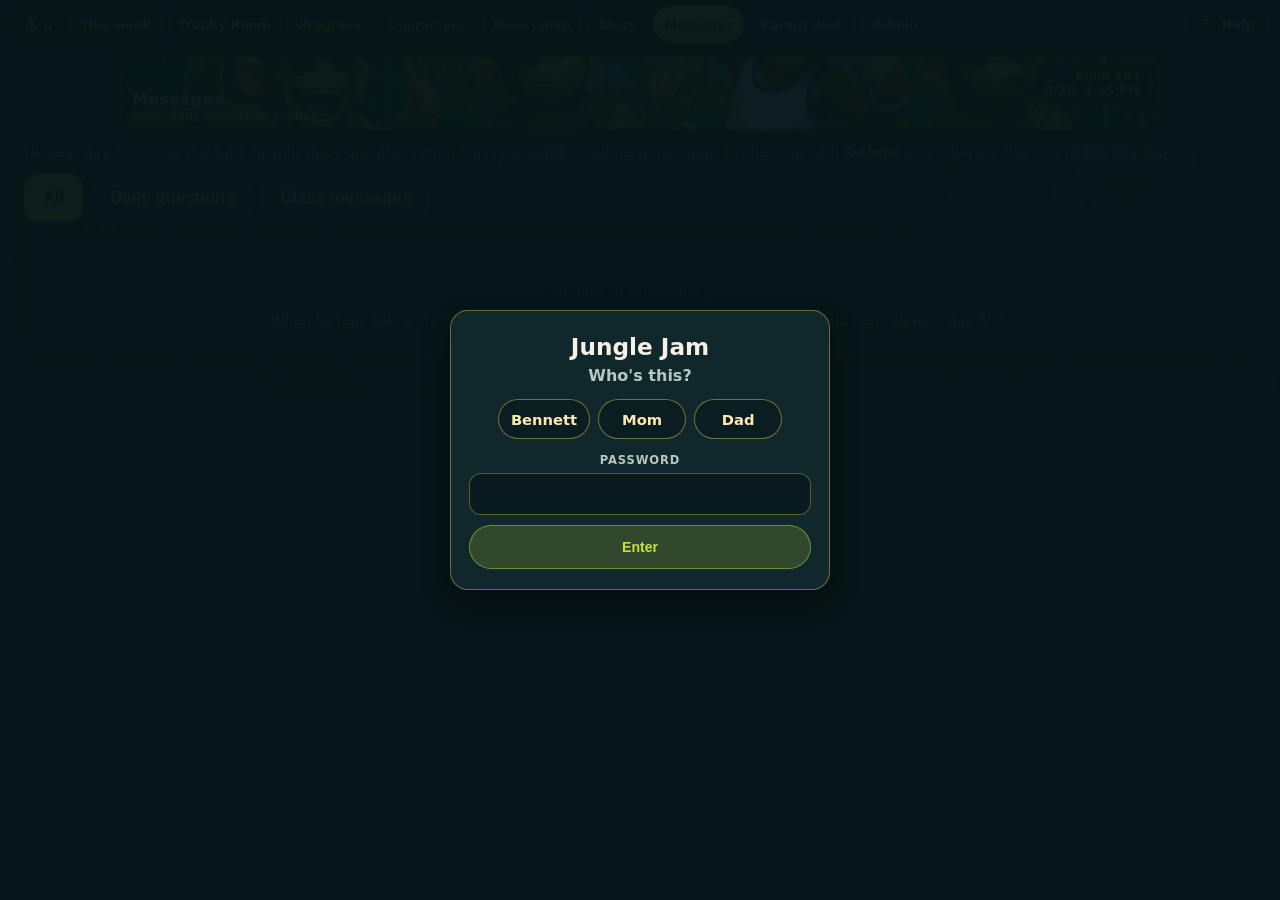
<file: messages.html>
<!DOCTYPE html>
<html lang="en">
<head>
  <meta charset="utf-8">
  <meta name="viewport" content="width=device-width, initial-scale=1, viewport-fit=cover">
  <meta http-equiv="Cache-Control" content="no-cache, no-store, must-revalidate">
  <script src="js/update.js?v=182"></script>
  <meta name="apple-mobile-web-app-capable" content="yes">
  <meta name="theme-color" content="#071618">
  <title>Messages · Jungle Jam</title>
  <link rel="icon" type="image/png" sizes="32x32" href="img/favicon-32.png?v=182">
  <link rel="icon" type="image/png" sizes="16x16" href="img/favicon-16.png?v=182">
  <link rel="apple-touch-icon" sizes="180x180" href="img/apple-touch-icon.png?v=182">
  <link rel="stylesheet" href="css/theme.css?v=182">
</head>
<body class="parent-page messages-page">
  <header class="week-head">
    <div class="hud-bar progress-hud">
      <div class="bananas" id="bananas" aria-live="polite">🍌 0</div>
    <div class="hud-nav">
        <a class="week-chip" href="index.html"><span class="week-chip-full">This week</span><span class="week-chip-short">Week</span></a>
        <a class="trophy-chip" href="index.html?room=1" aria-label="Trophy Room"><span class="trophy-chip-full">Trophy Room</span><span class="trophy-chip-short">Trophies</span></a>
        <a class="progress-chip" href="progress.html" aria-label="Progress"><span class="progress-chip-full">Progress</span><span class="progress-chip-short">Dash</span></a>
        <a class="crew-chip" href="characters.html" aria-label="Characters"><span class="crew-chip-full">Characters</span><span class="crew-chip-short">Crew</span></a>
        <a class="basecamp-chip" href="basecamp.html" aria-label="Base Camp"><span class="basecamp-chip-full">Base Camp</span><span class="basecamp-chip-short">Camp</span></a>
        <a class="story-chip" id="story-chip" href="story.html" hidden>Story</a>
        <a class="messages-chip on" href="messages.html" aria-current="page" aria-label="Messages"><span class="messages-chip-full">Messages</span><span class="messages-chip-short">Msgs</span><span class="messages-badge" hidden></span></a>
        <a class="parent-chip" href="parent.html" aria-label="Parent desk"><span class="parent-chip-full">Parent desk</span><span class="parent-chip-short">Desk</span></a>
        <a class="admin-chip" href="admin.html">Admin</a>
        <a class="egg-chip" id="egg-chip" href="egg.html" hidden>🥚 Play</a>
      </div>
        <a class="help-launch" href="help.html" target="_blank" rel="noopener noreferrer" aria-label="Open Help in a new tab"><span class="help-launch-mark" aria-hidden="true">?</span><span class="help-launch-label">Help</span></a>
    </div>
    <div class="banner-wrap">
      <a class="banner-home" href="index.html" aria-label="Jungle Jam home · This week"></a>
      <img src="img/monkey-band-banner.png" alt="Monkey garage band on a tennis court">
      <a class="banner-title" href="index.html">
        <h1>Messages</h1>
        <p>Asks, daily questions, replies</p>
      </a>
      <div class="build-stamp" id="build-stamp">
        <span>Build 68</span>
        <span>8/17, 4:50 PM</span>
      </div>
    </div>
  </header>

  <main class="messages-wrap parent-wrap">
    <p class="messages-lead">Newest day first. Use the tabs to see daily questions, class messages, or both. Delete a message with Delete and it leaves the rest of the site too.</p>
    <p class="messages-sync" id="messages-sync" hidden></p>
    <nav class="admin-tabs msg-tabs" id="msg-tabs" role="tablist" aria-label="Message views">
      <button type="button" class="admin-tab on" data-msg-filter="both" aria-selected="true">All</button>
      <button type="button" class="admin-tab" data-msg-filter="daily" aria-selected="false">Daily questions</button>
      <button type="button" class="admin-tab" data-msg-filter="class" aria-selected="false">Class messages</button>
    </nav>
    <div id="messages-inbox"></div>
  </main>

  <div class="toast" id="toast" role="status"></div>

  <script src="js/build.js?v=182"></script>
  <script src="js/game.js?v=182"></script>
  <script src="js/telemetry.js?v=182"></script>
  <script src="js/messages.js?v=182"></script>
</body>
</html>
</file>
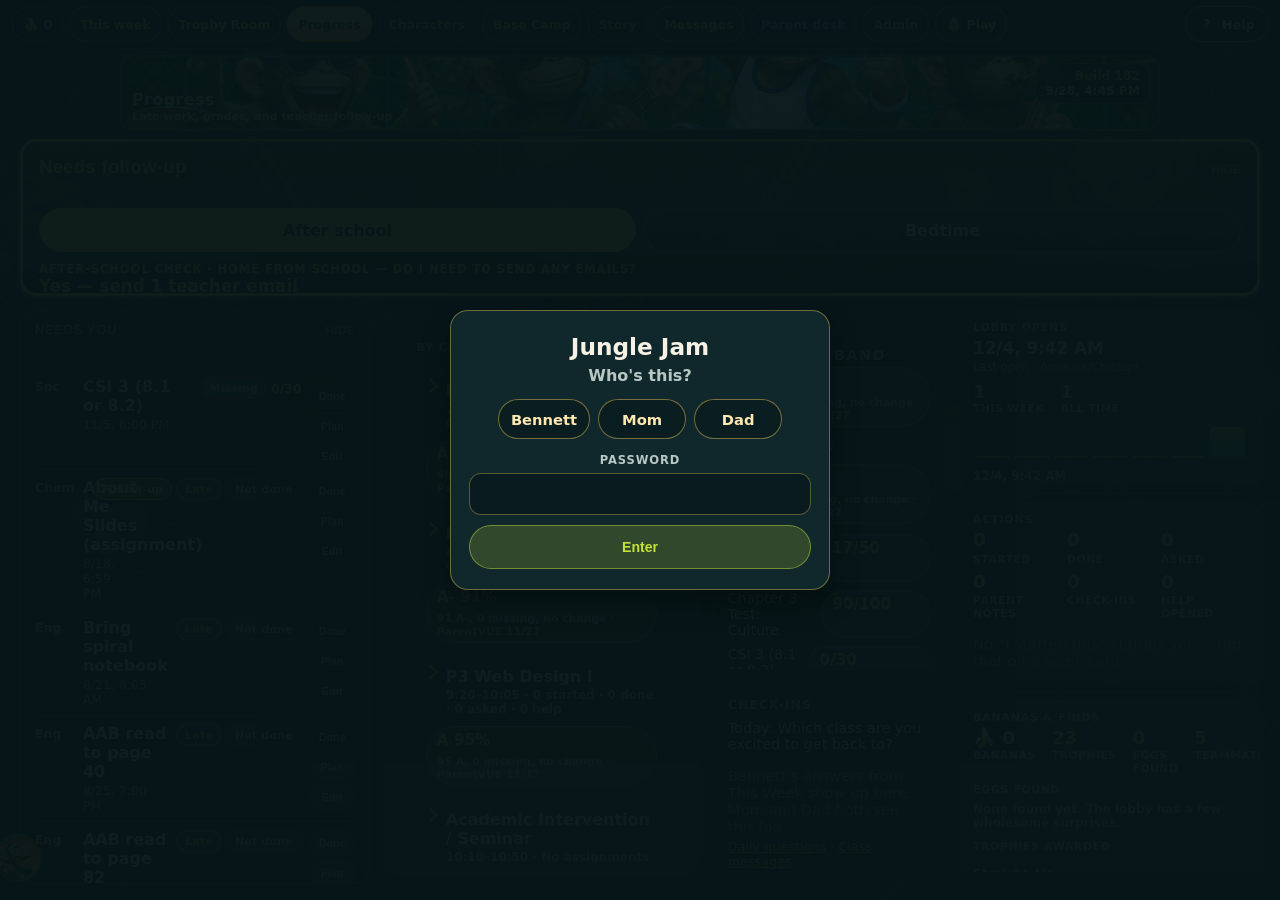
<file: progress.html>
<!DOCTYPE html>
<html lang="en">
<head>
  <meta charset="utf-8">
  <meta name="viewport" content="width=device-width, initial-scale=1, viewport-fit=cover">
  <meta http-equiv="Cache-Control" content="no-cache, no-store, must-revalidate">
  <script src="js/update.js?v=182"></script>
  <meta name="apple-mobile-web-app-capable" content="yes">
  <meta name="theme-color" content="#071618">
  <title>Jungle Jam · Progress</title>
  <link rel="icon" type="image/png" sizes="32x32" href="img/favicon-32.png?v=182">
  <link rel="icon" type="image/png" sizes="16x16" href="img/favicon-16.png?v=182">
  <link rel="apple-touch-icon" sizes="180x180" href="img/apple-touch-icon.png?v=182">
  <link rel="stylesheet" href="css/theme.css?v=182">
</head>
<body class="progress-page">
  <header class="week-head">
    <div class="hud-bar progress-hud">
      <div class="bananas" id="bananas" aria-live="polite">🍌 0</div>
    <div class="hud-nav">
        <a class="week-chip" href="index.html"><span class="week-chip-full">This week</span><span class="week-chip-short">Week</span></a>
        <a class="trophy-chip" href="index.html?room=1" aria-label="Trophy Room"><span class="trophy-chip-full">Trophy Room</span><span class="trophy-chip-short">Trophies</span></a>
        <a class="progress-chip on" href="progress.html" aria-current="page" aria-label="Progress"><span class="progress-chip-full">Progress</span><span class="progress-chip-short">Dash</span></a>
        <a class="crew-chip" href="characters.html" aria-label="Characters"><span class="crew-chip-full">Characters</span><span class="crew-chip-short">Crew</span></a>
        <a class="basecamp-chip" href="basecamp.html" aria-label="Base Camp"><span class="basecamp-chip-full">Base Camp</span><span class="basecamp-chip-short">Camp</span></a>
        <a class="story-chip" id="story-chip" href="story.html" hidden>Story</a>
        <a class="messages-chip" href="messages.html" aria-label="Messages"><span class="messages-chip-full">Messages</span><span class="messages-chip-short">Msgs</span><span class="messages-badge" hidden></span></a>
        <a class="parent-chip" href="parent.html" aria-label="Parent desk"><span class="parent-chip-full">Parent desk</span><span class="parent-chip-short">Desk</span></a>
        <a class="admin-chip" href="admin.html">Admin</a>
        <a class="egg-chip" id="egg-chip" href="egg.html" hidden>🥚 Play</a>
      </div>
        <a class="help-launch" href="help.html" target="_blank" rel="noopener noreferrer" aria-label="Open Help in a new tab"><span class="help-launch-mark" aria-hidden="true">?</span><span class="help-launch-label">Help</span></a>
    </div>
    <div class="banner-wrap">
      <a class="banner-home" href="index.html" aria-label="Jungle Jam home · This week"></a>
      <img src="img/monkey-band-banner.png" alt="Monkey garage band on a tennis court">
      <a class="banner-title" href="index.html">
        <h1>Progress</h1>
        <p>Late work, grades, and teacher follow-up</p>
      </a>
      <div class="build-stamp" id="build-stamp">
        <span>Build 43</span>
        <span>8/15, 3:40 PM</span>
      </div>
    </div>
  </header>

  <main class="dash">
    <section class="followup-pane" id="followup-pane" aria-label="Needs follow-up"></section>
    <section class="needs-you-pane" id="needs-you" aria-label="Needs you"></section>
    <section class="class-pane">
      <div class="class-pane-head">
        <h2>By class</h2>
      </div>
      <div class="class-list" id="class-list"></div>
    </section>
    <section class="grades-pane" id="grades-pane" aria-label="Grades"></section>
    <section class="checkins-pane" id="checkins-pane" aria-label="Check-ins"></section>
    <section class="stat-strip" id="stat-strip" aria-label="Site activity"></section>
  </main>

  <div class="peek-monkey" aria-hidden="true">
    <img src="img/monkey-tennis.png" alt="">
  </div>
  <div class="sheet" id="sheet">
    <div class="sheet-panel" role="dialog" aria-labelledby="sheet-title">
      <div class="sheet-head">
        <div>
          <h2 id="sheet-title">Edit</h2>
        </div>
        <button type="button" class="close-sheet" id="close-sheet" aria-label="Close">✕</button>
      </div>
      <div id="sheet-body"></div>
    </div>
  </div>
  <div class="toast" id="toast" role="status"></div>

  <script id="week-seed" type="application/json">
{
  "timezone": "America/Chicago",
  "work": [
    {"id": "eng-names", "title": "English 10: Help me learn your names!", "due": "2026-08-17T23:59:00"},
    {"id": "eng-comics", "title": "English 10: Finish summer comic strips", "due": "2026-08-18T13:05:00"},
    {"id": "eng-notebook", "title": "English 10: Bring spiral notebook", "due": "2026-08-21T13:05:00"}
  ],
  "events": [
    {"id": "band-am-0817", "title": "Marching band rehearsal", "start": "2026-08-17T07:00:00"},
    {"id": "band-pm-0817", "title": "Band", "start": "2026-08-17T18:30:00"}
  ]
}
  </script>
  <script id="ach-seed" type="application/json">
{
  "currency": {"name": "bananas", "emoji": "🍌"},
  "achievements": [
    {"id": "straight-as-3w", "title": "Straight A's"},
    {"id": "no-late-4w", "title": "On-time streak"},
    {"id": "flash-cards-first", "title": "Flash-card first test"},
    {"id": "started-week-5", "title": "Five-day start"},
    {"id": "asked-before-due", "title": "Asked before it was due"},
    {"id": "hidden-banana", "title": "Hidden banana", "unlocksGame": "egg"},
    {"id": "wrong-number-eggs", "title": "Wrong number of eggs", "unlocksGame": "egg"},
    {"id": "signin-bennett", "title": "Signed in", "rewardCharacter": "bennett"},
    {"id": "test-bennett-showup", "title": "Meet Bennett", "rewardCharacter": "bennett"},
    {"id": "test-ace-closer", "title": "Meet Ace", "rewardCharacter": "ace"},
    {"id": "test-riff-reps", "title": "Meet Riff", "rewardCharacter": "riff"},
    {"id": "test-scorch-recover", "title": "Meet Scorch", "rewardCharacter": "scorch"},
    {"id": "test-deuce-return", "title": "Meet Deuce", "rewardCharacter": "deuce"},
    {"id": "test-fuzz-unplugged", "title": "Meet Fuzz", "rewardCharacter": "fuzz"}
  ]
}
  </script>
  <script id="char-seed" type="application/json">
{
  "comicStartsAfter": 3,
  "characters": [
    {"id": "ace", "name": "Ace", "talent": "The Closer", "tagline": "Last point counts.", "status": "ready", "video": "img/characters/ace.mp4", "poster": "img/characters/ace.jpg"},
    {"id": "riff", "name": "Riff", "talent": "Daily Reps", "tagline": "Again. Louder.", "status": "ready", "video": "img/characters/riff.mp4", "poster": "img/characters/riff.jpg"},
    {"id": "scorch", "name": "Scorch", "talent": "The Recover", "tagline": "Burned. Not out.", "status": "ready", "video": "img/characters/scorch.mp4", "poster": "img/characters/scorch.jpg"},
    {"id": "deuce", "name": "Deuce", "talent": "The Return", "tagline": "Send it back.", "status": "ready", "video": "img/characters/deuce.mp4", "poster": "img/characters/deuce.jpg"},
    {"id": "fuzz", "name": "Fuzz", "talent": "Unplugged", "tagline": "Quiet still counts.", "status": "ready", "video": "img/characters/fuzz.mp4", "poster": "img/characters/fuzz.jpg"},
    {"id": "bennett", "name": "Bennett", "talent": "The Show-Up", "tagline": "I'm in.", "status": "ready", "video": "img/characters/bennett.mp4", "poster": "img/characters/bennett.jpg"}
  ]
}
  </script>
  <script id="family-seed" type="application/json">
{
  "notes": [],
  "reflections": {
    "pool": [
      {"id": "r-easiest", "text": "Which class felt easiest today?"},
      {"id": "r-teacher", "text": "Name one thing a teacher did that helped"},
      {"id": "r-weird", "text": "Anything feel weird or too fast?"}
    ],
    "answers": []
  },
  "streaks": {}
}
  </script>
  <script id="progress-seed" type="application/json">
{
  "timezone": "America/Chicago",
  "term": {
    "id": "2025-26-s1",
    "label": "2025–26 S1",
    "grade": "sophomore"
  },
  "eggNames": {
    "banner-monkey": "Garage-band grin",
    "hidden-ball": "Stray tennis ball",
    "clarinet-honk": "Bass clarinet honk",
    "locker-latch": "Locker latch",
    "horned-frog": "Horned frog croak"
  },
  "sampleOpens": [],
  "classes": [
    {
      "id": "band",
      "name": "Marching Band",
      "period": "P1",
      "code": "PA510",
      "time": "7:40–8:25",
      "room": "Rm 415",
      "teacher": "Fillingham",
      "items": [
        {"id": "band-am-0817", "title": "Monday morning rehearsal", "kind": "event"},
        {"id": "band-pm-0817", "title": "Monday evening Band", "kind": "event"}
      ]
    },
    {
      "id": "sociology",
      "name": "Sociology",
      "period": "P2",
      "code": "SS620",
      "time": "8:30–9:15",
      "room": "Rm 315",
      "teacher": "Keach",
      "khan": ["sociology"],
      "items": []
    },
    {
      "id": "web-design",
      "name": "Web Design I",
      "period": "P3",
      "code": "CP553P",
      "time": "9:20–10:05",
      "room": "Rm 513",
      "teacher": "Linn",
      "items": []
    },
    {
      "id": "academic-intervention",
      "name": "Academic Intervention / Seminar",
      "period": "Seminar",
      "code": "HR100F",
      "periods": ["P8", "P9"],
      "time": "10:10–10:50",
      "room": "Rm 501",
      "teacher": "Peterson",
      "items": []
    },
    {
      "id": "chemistry",
      "name": "Chemistry",
      "period": "P4",
      "code": "SC610AP",
      "time": "10:55–12:10",
      "room": "Rm 113",
      "teacher": "Pfeiff",
      "khan": ["hs-chemistry"],
      "items": []
    },
    {
      "id": "strength",
      "name": "Strength & Conditioning I",
      "period": "P5",
      "code": "PE510A",
      "time": "12:15–1:00",
      "room": "Weight room",
      "teacher": "Pauly",
      "items": []
    },
    {
      "id": "english-10",
      "name": "English 10",
      "period": "P6",
      "code": "LA412A",
      "time": "1:05–1:50",
      "room": "Rm 816",
      "teacher": "Goodson",
      "khan": ["ela", "grammar"],
      "items": [
        {"id": "eng-names", "title": "Help me learn your names!", "kind": "assignment"},
        {"id": "eng-comics", "title": "Finish summer comic strips", "kind": "assignment"},
        {"id": "eng-notebook", "title": "Bring spiral notebook", "kind": "assignment"}
      ]
    },
    {
      "id": "geometry",
      "name": "Geometry",
      "period": "P7",
      "code": "MA540A",
      "time": "1:55–2:40",
      "room": "Rm 814",
      "teacher": "Foster",
      "khan": ["geometry-home"],
      "items": []
    }
  ]
}
  </script>
  <script src="js/build.js?v=182"></script>
  <script src="js/game.js?v=182"></script>
  <script src="js/telemetry.js?v=182"></script>
  <script src="js/progress.js?v=182"></script>
</body>
</html>
</file>
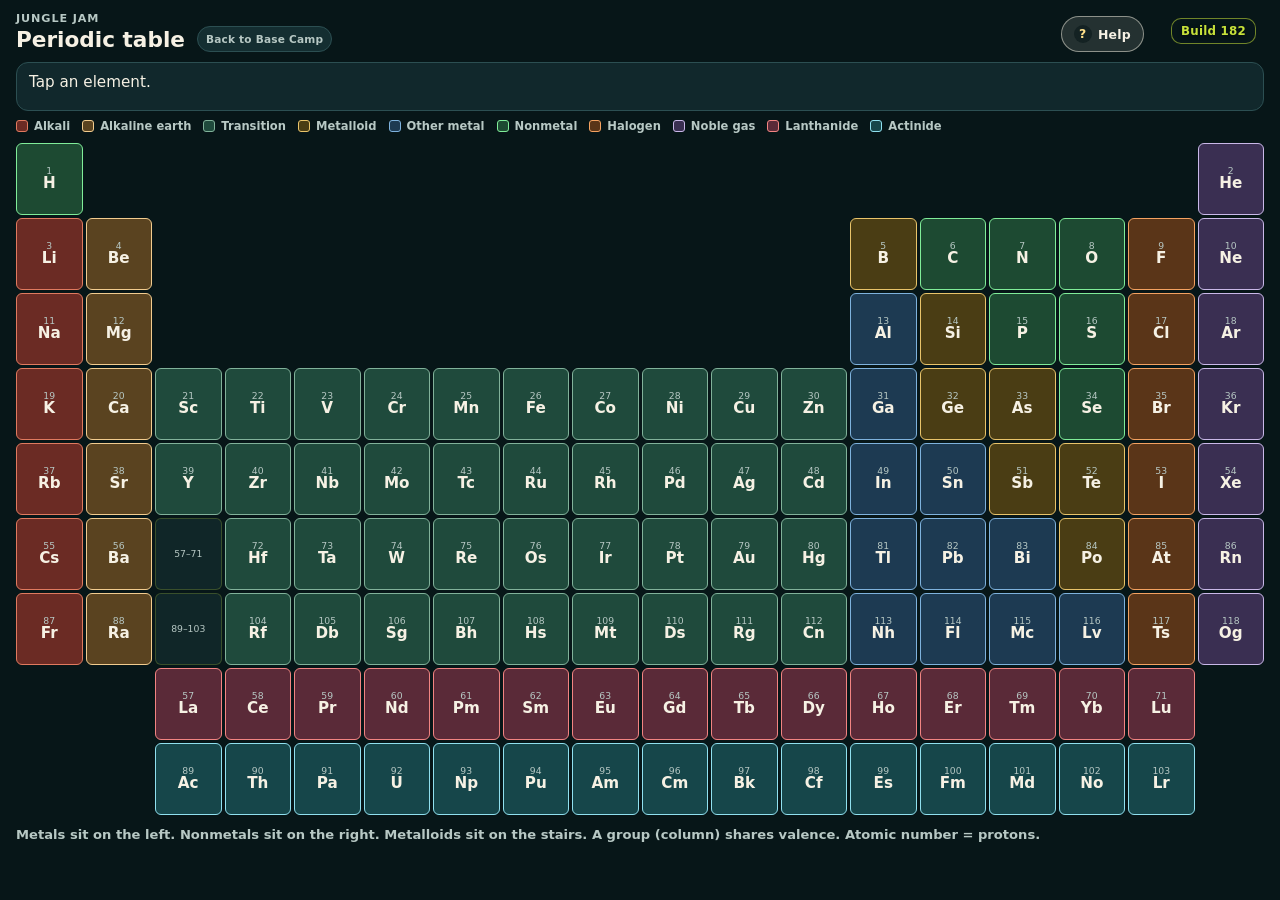
<file: ptable.html>
<!DOCTYPE html>
<html lang="en">
<head>
  <meta charset="utf-8">
  <meta name="viewport" content="width=device-width, initial-scale=1, viewport-fit=cover">
  <meta http-equiv="Cache-Control" content="no-cache, no-store, must-revalidate">
  <script src="js/update.js?v=182"></script>
  <meta name="theme-color" content="#071618">
  <title>Jungle Jam · Periodic table</title>
  <link rel="icon" type="image/png" sizes="32x32" href="img/favicon-32.png?v=182">
  <link rel="icon" type="image/png" sizes="16x16" href="img/favicon-16.png?v=182">
  <link rel="apple-touch-icon" sizes="180x180" href="img/apple-touch-icon.png?v=182">
  <link rel="stylesheet" href="css/theme.css?v=182">
</head>
<body class="pt-page">
  <header class="pt-head">
    <div>
      <p class="bc-kicker">Jungle Jam</p>
      <h1>Periodic table</h1>
    </div>
    <a class="btn tiny" href="basecamp.html">Back to Base Camp</a>
    <a class="help-launch" href="help.html" target="_blank" rel="noopener noreferrer" aria-label="Open Help in a new tab"><span class="help-launch-mark" aria-hidden="true">?</span><span class="help-launch-label">Help</span></a>
    <div class="build-stamp" id="build-stamp"><span>Build</span></div>
  </header>

  <p class="pt-detail" id="pt-detail">Tap an element.</p>

  <ul class="pt-legend" id="pt-legend"></ul>

  <div class="pt-grid" id="pt-grid" role="grid" aria-label="Periodic table"></div>

  <p class="pt-remind">Metals sit on the left. Nonmetals sit on the right. Metalloids sit on the stairs. A group (column) shares valence. Atomic number = protons.</p>

  <script src="js/build.js?v=182"></script>
  <script src="js/ptable.js?v=182"></script>
</body>
</html>
</file>
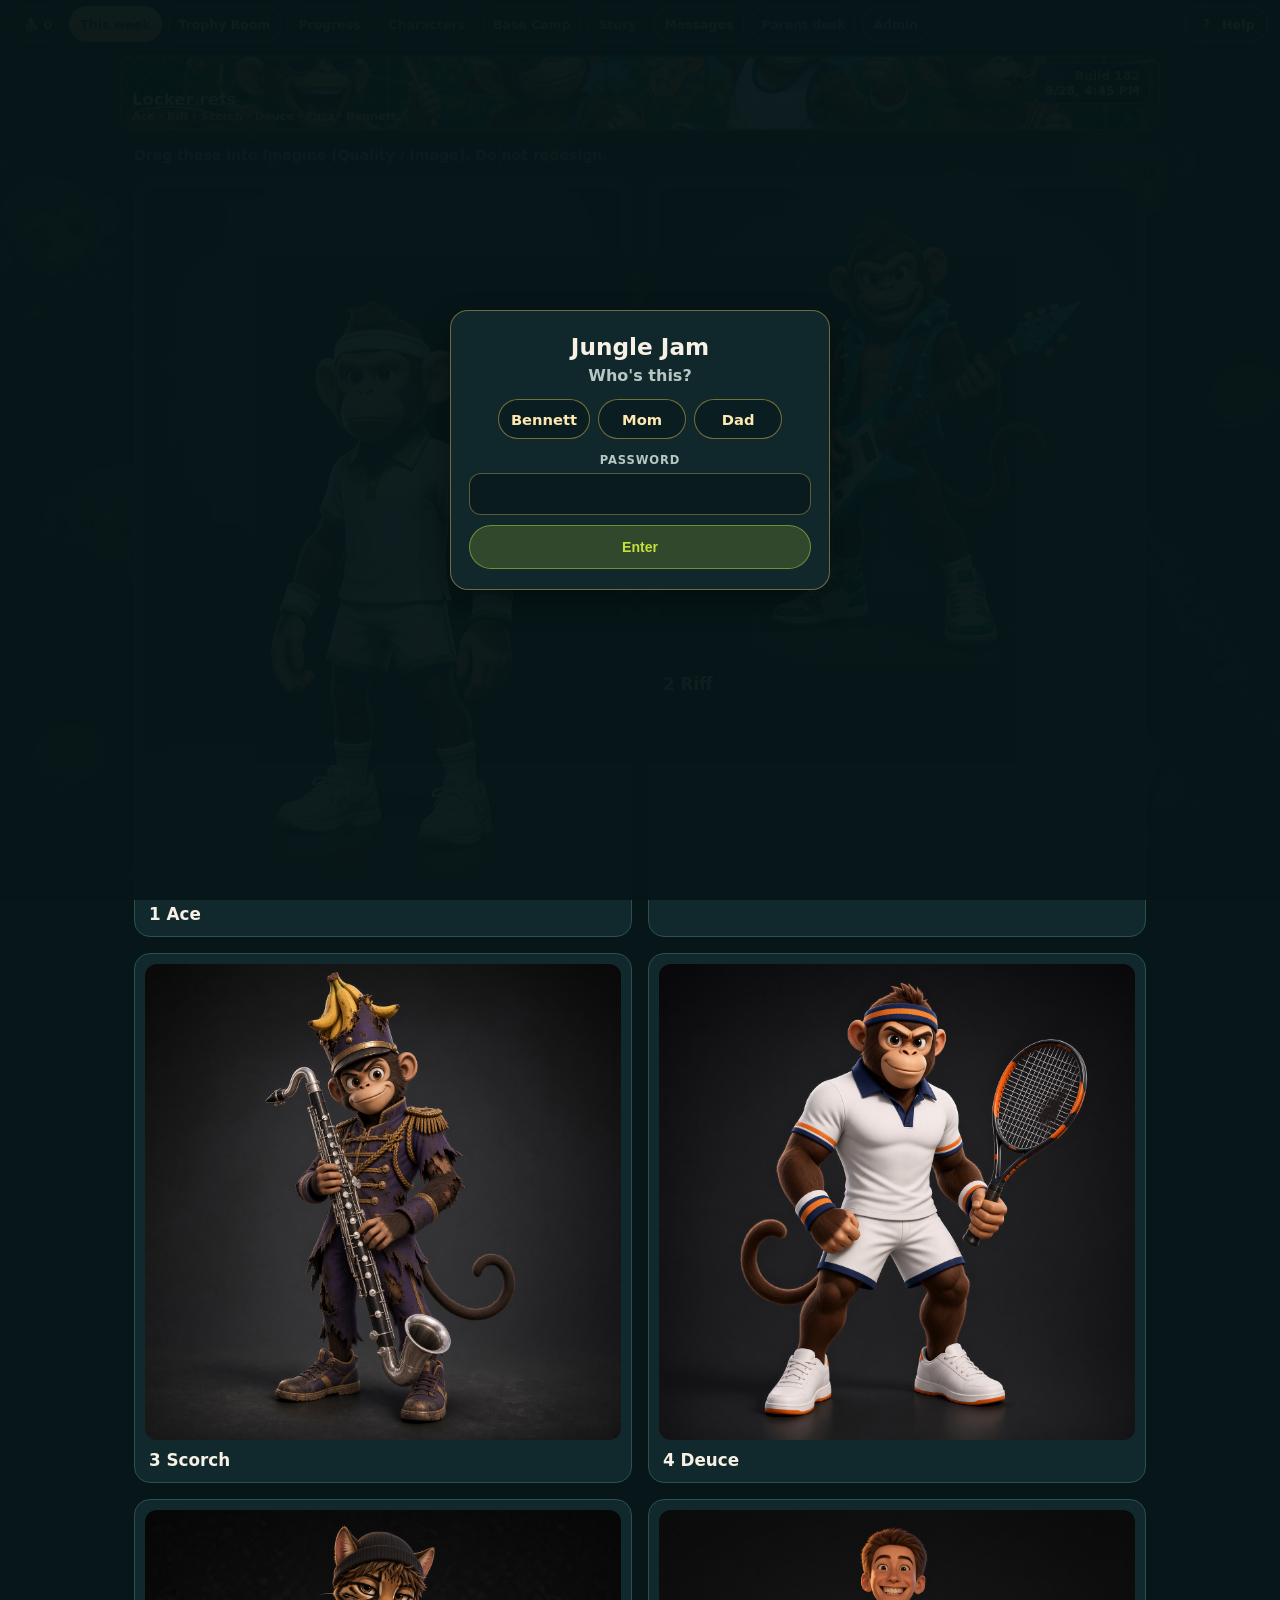
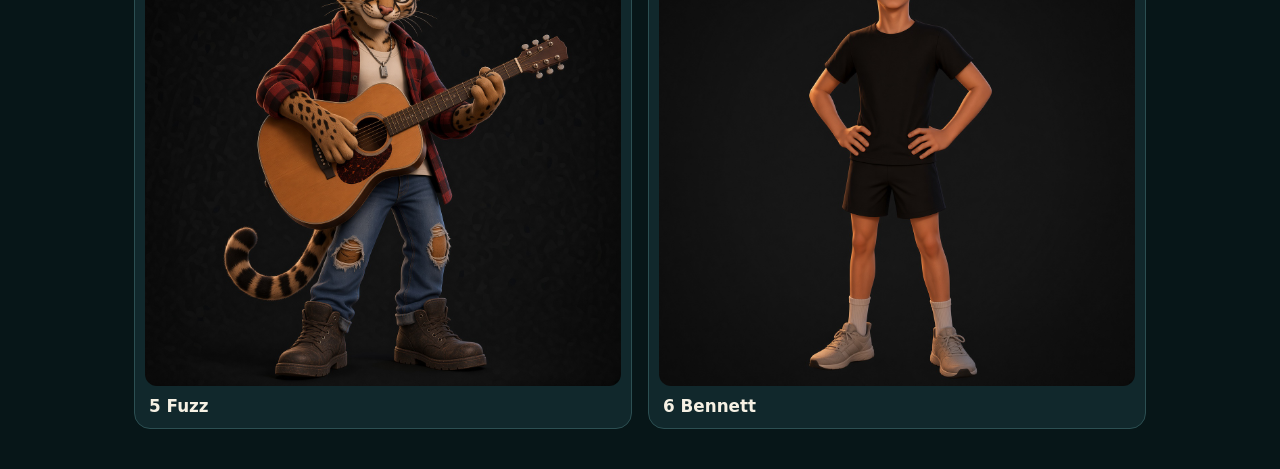
<file: refs.html>
<!DOCTYPE html>
<html lang="en">
<head>
  <meta charset="utf-8">
  <meta name="viewport" content="width=device-width, initial-scale=1, viewport-fit=cover">
  <meta http-equiv="Cache-Control" content="no-cache, no-store, must-revalidate">
  <script src="js/update.js?v=182"></script>
  <meta name="theme-color" content="#071618">
  <title>Locker refs · Jungle Jam</title>
  <link rel="icon" type="image/png" sizes="32x32" href="img/favicon-32.png?v=182">
  <link rel="icon" type="image/png" sizes="16x16" href="img/favicon-16.png?v=182">
  <link rel="apple-touch-icon" sizes="180x180" href="img/apple-touch-icon.png?v=182">
  <link rel="stylesheet" href="css/theme.css?v=182">
</head>
<body class="parent-page refs-page">
  <header class="week-head">
    <div class="hud-bar progress-hud">
      <div class="bananas" id="bananas" aria-live="polite">🍌 0</div>
    <div class="hud-nav">
        <a class="week-chip" href="index.html"><span class="week-chip-full">This week</span><span class="week-chip-short">Week</span></a>
        <a class="trophy-chip" href="index.html?room=1" aria-label="Trophy Room"><span class="trophy-chip-full">Trophy Room</span><span class="trophy-chip-short">Trophies</span></a>
        <a class="progress-chip" href="progress.html" aria-label="Progress"><span class="progress-chip-full">Progress</span><span class="progress-chip-short">Dash</span></a>
        <a class="crew-chip" href="characters.html" aria-label="Characters"><span class="crew-chip-full">Characters</span><span class="crew-chip-short">Crew</span></a>
        <a class="basecamp-chip" href="basecamp.html" aria-label="Base Camp"><span class="basecamp-chip-full">Base Camp</span><span class="basecamp-chip-short">Camp</span></a>
        <a class="story-chip" id="story-chip" href="story.html" hidden>Story</a>
        <a class="messages-chip" href="messages.html" aria-label="Messages"><span class="messages-chip-full">Messages</span><span class="messages-chip-short">Msgs</span><span class="messages-badge" hidden></span></a>
        <a class="parent-chip" href="parent.html" aria-label="Parent desk"><span class="parent-chip-full">Parent desk</span><span class="parent-chip-short">Desk</span></a>
        <a class="admin-chip" href="admin.html">Admin</a>
        <a class="egg-chip" id="egg-chip" href="egg.html" hidden>🥚 Play</a>
      </div>
        <a class="help-launch" href="help.html" target="_blank" rel="noopener noreferrer" aria-label="Open Help in a new tab"><span class="help-launch-mark" aria-hidden="true">?</span><span class="help-launch-label">Help</span></a>
    </div>
    <div class="banner-wrap">
      <a class="banner-home" href="index.html" aria-label="Jungle Jam home · This week"></a>
      <img src="img/monkey-band-banner.png" alt="Monkey garage band on a tennis court">
      <a class="banner-title" href="index.html">
        <h1>Locker refs</h1>
        <p>Ace · Riff · Scorch · Deuce · Fuzz · Bennett</p>
      </a>
      <div class="build-stamp" id="build-stamp">
        <span>Build 43</span>
        <span>8/15, 3:40 PM</span>
      </div>
    </div>
  </header>

  <main class="refs-wrap">
    <p class="refs-note">Drag these into Imagine (Quality / Image). Do not redesign.</p>
    <ol class="refs-grid">
      <li class="refs-card">
        <figure>
          <img src="img/characters/ace.jpg" alt="1 Ace" width="928" height="1376" draggable="true">
          <figcaption>1 Ace</figcaption>
        </figure>
      </li>
      <li class="refs-card">
        <figure>
          <img src="img/characters/riff.jpg" alt="2 Riff" width="1408" height="1408" draggable="true">
          <figcaption>2 Riff</figcaption>
        </figure>
      </li>
      <li class="refs-card">
        <figure>
          <img src="img/characters/scorch.jpg" alt="3 Scorch" width="1408" height="1408" draggable="true">
          <figcaption>3 Scorch</figcaption>
        </figure>
      </li>
      <li class="refs-card">
        <figure>
          <img src="img/characters/deuce.jpg" alt="4 Deuce" width="1408" height="1408" draggable="true">
          <figcaption>4 Deuce</figcaption>
        </figure>
      </li>
      <li class="refs-card">
        <figure>
          <img src="img/characters/fuzz.jpg" alt="5 Fuzz" width="1408" height="1408" draggable="true">
          <figcaption>5 Fuzz</figcaption>
        </figure>
      </li>
      <li class="refs-card">
        <figure>
          <img src="img/characters/bennett.jpg" alt="6 Bennett" width="928" height="1376" draggable="true">
          <figcaption>6 Bennett</figcaption>
        </figure>
      </li>
    </ol>
  </main>

  <script src="js/build.js?v=182"></script>
  <script src="js/game.js?v=182"></script>
  <script src="js/telemetry.js?v=182"></script>
  <script>
    (function () {
      var el = document.getElementById("bananas");
      if (el && window.Game) el.textContent = "🍌 " + Game.getBananas();
    })();
  </script>
</body>
</html>
</file>
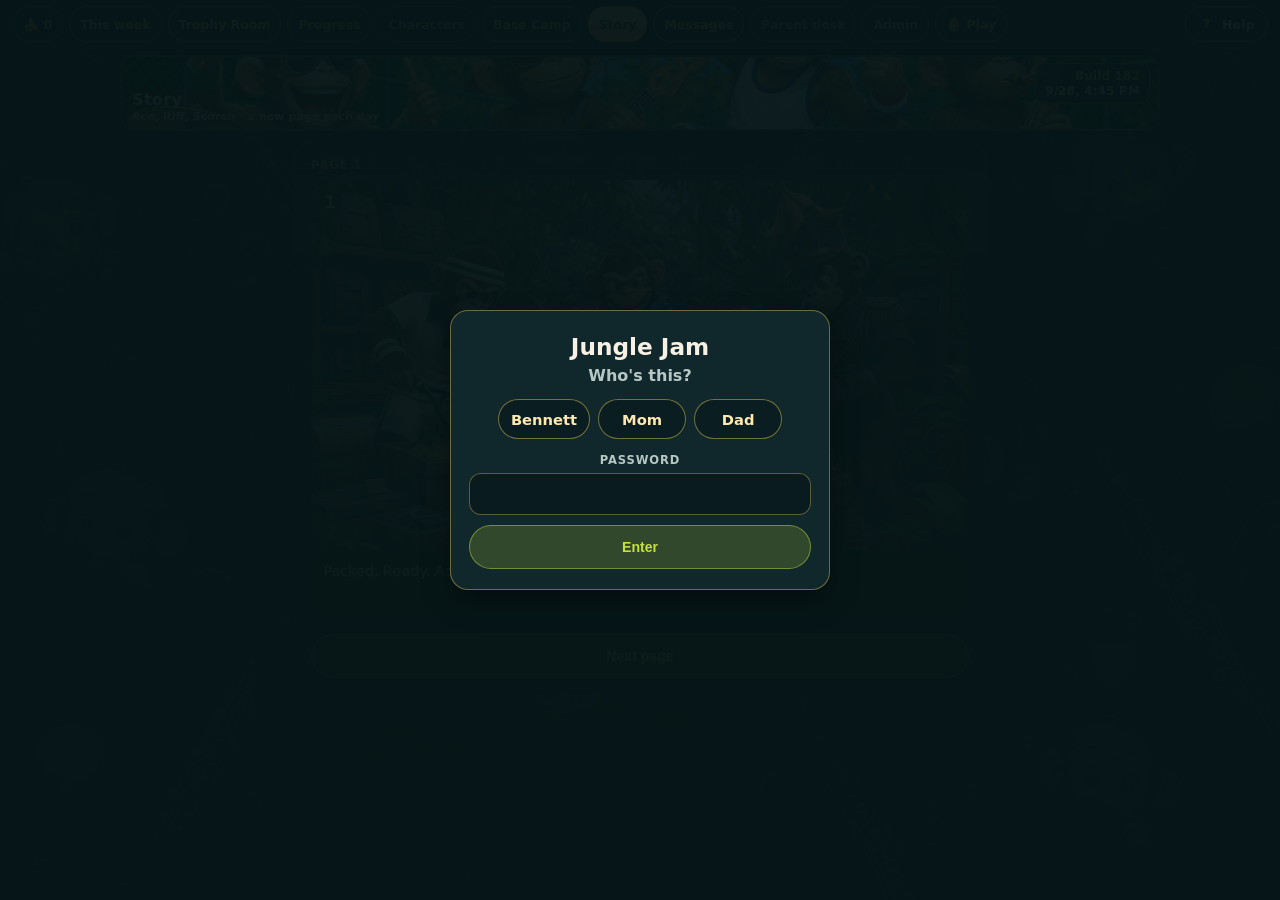
<file: story.html>
<!DOCTYPE html>
<html lang="en">
<head>
  <meta charset="utf-8">
  <meta name="viewport" content="width=device-width, initial-scale=1, viewport-fit=cover">
  <meta http-equiv="Cache-Control" content="no-cache, no-store, must-revalidate">
  <script src="js/update.js?v=182"></script>
  <meta name="apple-mobile-web-app-capable" content="yes">
  <meta name="theme-color" content="#071618">
  <title>Jungle Jam · Story</title>
  <link rel="icon" type="image/png" sizes="32x32" href="img/favicon-32.png?v=182">
  <link rel="icon" type="image/png" sizes="16x16" href="img/favicon-16.png?v=182">
  <link rel="apple-touch-icon" sizes="180x180" href="img/apple-touch-icon.png?v=182">
  <link rel="stylesheet" href="css/theme.css?v=182">
</head>
<body class="story-page">
  <header class="week-head">
    <div class="hud-bar progress-hud">
      <div class="bananas" id="bananas" aria-live="polite">🍌 0</div>
    <div class="hud-nav">
        <a class="week-chip" href="index.html"><span class="week-chip-full">This week</span><span class="week-chip-short">Week</span></a>
        <a class="trophy-chip" href="index.html?room=1" aria-label="Trophy Room"><span class="trophy-chip-full">Trophy Room</span><span class="trophy-chip-short">Trophies</span></a>
        <a class="progress-chip" href="progress.html" aria-label="Progress"><span class="progress-chip-full">Progress</span><span class="progress-chip-short">Dash</span></a>
        <a class="crew-chip" href="characters.html" aria-label="Characters"><span class="crew-chip-full">Characters</span><span class="crew-chip-short">Crew</span></a>
        <a class="basecamp-chip" href="basecamp.html" aria-label="Base Camp"><span class="basecamp-chip-full">Base Camp</span><span class="basecamp-chip-short">Camp</span></a>
        <a class="story-chip on" id="story-chip" href="story.html" aria-current="page">Story</a>
        <a class="messages-chip" href="messages.html" aria-label="Messages"><span class="messages-chip-full">Messages</span><span class="messages-chip-short">Msgs</span><span class="messages-badge" hidden></span></a>
        <a class="parent-chip" href="parent.html" aria-label="Parent desk"><span class="parent-chip-full">Parent desk</span><span class="parent-chip-short">Desk</span></a>
        <a class="admin-chip" href="admin.html">Admin</a>
        <a class="egg-chip" id="egg-chip" href="egg.html" hidden>🥚 Play</a>
      </div>
        <a class="help-launch" href="help.html" target="_blank" rel="noopener noreferrer" aria-label="Open Help in a new tab"><span class="help-launch-mark" aria-hidden="true">?</span><span class="help-launch-label">Help</span></a>
    </div>
    <div class="banner-wrap">
      <a class="banner-home" href="index.html" aria-label="Jungle Jam home · This week"></a>
      <img src="img/monkey-band-banner.png" alt="Monkey garage band on a tennis court">
      <a class="banner-title" href="index.html">
        <h1>Story</h1>
        <p>Ace, Riff, Scorch · a new page each day</p>
      </a>
      <div class="build-stamp" id="build-stamp">
        <span>Build 43</span>
        <span>8/15, 3:40 PM</span>
      </div>
    </div>
  </header>

  <main class="story-wrap">
    <p class="preview-flag" id="preview-flag" hidden>Parent preview — every page, on any day.</p>
    <section class="story-gate" id="story-gate" hidden>
      <h2>Not yet</h2>
      <p>Page 1 opens Monday, September 28. Come back then.</p>
      <a class="btn" href="index.html">Back to This Week</a>
    </section>
    <article class="story-panel" id="story-panel" hidden>
      <p class="story-kicker" id="story-kicker"></p>
      <div class="story-art" id="story-art"></div>
      <h2 id="story-title" hidden></h2>
      <p class="story-text" id="story-text" hidden></p>
      <div class="story-extras" id="story-extras"></div>
      <div class="story-choices" id="story-choices"></div>
    </article>
  </main>

  <div class="toast" id="toast" role="status"></div>
  <div class="confetti" id="confetti" aria-hidden="true"></div>

  <script id="story-seed" type="application/json">
{"title":"Horned Frog","kicker":"Daily strip","start":"pack","pages":[{"id":"pack","src":"img/story/page-01.jpg","kicker":"Page 1","caption":"Packed. Ready. Ace, Riff, and Scorch don't leave camp a mess."},{"id":"menace","src":"img/story/page-02.jpg","kicker":"Page 2","caption":"Then the jungle starts screaming. Something huge is crushing homes. Nobody can even see its face."},{"id":"chase","src":"img/story/page-03.jpg","kicker":"Page 3","caption":"They take off after it. Gear hits the dirt. The plan falls apart."},{"id":"regroup","src":"img/story/page-04.jpg","kicker":"Page 4","caption":"They try to get it together. Hard to fight when your stuff is everywhere."},{"id":"face","src":"img/story/page-05.jpg","kicker":"Page 5","caption":"Ace holds the line. Riff and Scorch are with him. The monster is right there."},{"id":"split","src":"img/story/page-06.jpg","kicker":"Page 6","caption":"Then the jungle splits them. Vines. Panic. Ace is on his own."},{"id":"fight","src":"img/library/ace-frog.mp4","poster":"img/story/page-07.jpg","video":true,"kicker":"Page 7","caption":"Ace keeps his shots clean. One ball. Right down the throat."},{"id":"win","src":"img/story/page-08.jpg","kicker":"Page 8","caption":"Monster's out. Gear's packed. That's how you win."}]}
  </script>
  <script src="js/build.js?v=182"></script>
  <script src="js/game.js?v=182"></script>
  <script src="js/telemetry.js?v=182"></script>
  <script src="js/story.js?v=182"></script>
</body>
</html>
</file>
<file: css/theme.css>
:root {
  --bg: #071618;
  --card: rgba(18, 42, 46, 0.92);
  --card-solid: #12302e;
  --ink: #f6f1e4;
  --muted: #b7c8c4;
  --line: #2c4f52;
  --mom: #f0a8b8;
  --dad: #8ec5ff;
  --due: #f0c36e;
  --start: #c6e03a;
  --note: #c9b8e8;
  --banana: #f4d35e;
  --teal: #2a9d8f;
  --orange: #f4a261;
  --court: #3d7ea6;
  --ace: #76c759;
  --shadow: 0 12px 28px rgba(0, 0, 0, 0.35);
  --tap: 44px;
  --desk: 960px;
}

* { box-sizing: border-box; }

html, body {
  margin: 0;
  min-height: 100%;
  overflow-x: hidden;
  background: var(--bg);
  color: var(--ink);
  font-family: "Segoe UI", system-ui, -apple-system, sans-serif;
}

html:has(body.week-page:not(.in-treehouse)) {
  height: auto;
  min-height: 100dvh;
  overflow-x: hidden;
  overflow-y: auto;
  overscroll-behavior-y: none;
  scroll-behavior: auto;
}

html:has(body.week-page.in-treehouse),
body.week-page.in-treehouse {
  height: 100dvh;
  overflow: hidden;
}

body.week-page {
  position: relative;
  background:
    linear-gradient(180deg, rgba(7, 22, 24, 0.72), rgba(7, 22, 24, 0.88)),
    url("../img/monkey-bg.png") center / cover no-repeat;
}

body.week-page:not(.in-treehouse) {
  display: block;
  height: auto;
  max-height: none;
  min-height: 100dvh;
  overflow: visible;
  padding-bottom: max(28px, env(safe-area-inset-bottom));
}

body.week-page.in-treehouse {
  display: flex;
  flex-direction: column;
}

.build-stamp {
  position: absolute;
  top: 6px;
  right: 8px;
  z-index: 3;
  display: flex;
  flex-direction: column;
  align-items: flex-end;
  gap: 1px;
  padding: 5px 9px;
  border-radius: 10px;
  background: rgba(7, 22, 24, 0.88);
  border: 1px solid rgba(198, 224, 58, 0.55);
  color: #ffe9b0;
  font-size: 0.74rem;
  font-weight: 750;
  line-height: 1.2;
  letter-spacing: 0.02em;
  pointer-events: none;
  text-shadow: 0 1px 4px rgba(0, 0, 0, 0.7);
}

.build-stamp span:first-child { color: var(--start); }

.sr-only {
  position: absolute;
  width: 1px;
  height: 1px;
  padding: 0;
  margin: -1px;
  overflow: hidden;
  clip: rect(0, 0, 0, 0);
  border: 0;
}

/* HUD / banner */
header.week-head {
  flex: 0 0 auto;
}

.banner-wrap {
  position: relative;
  margin: 6px 10px 0;
  border-radius: 14px;
  overflow: hidden;
  box-shadow: var(--shadow);
  border: 2px solid rgba(198, 224, 58, 0.35);
}

.banner-wrap img {
  display: block;
  width: 100%;
  height: 56px;
  object-fit: cover;
  object-position: center 38%;
}

.banner-home {
  position: absolute;
  inset: 0;
  z-index: 1;
}

.banner-hotspot {
  position: absolute;
  inset: 0;
  z-index: 2;
  background: transparent;
  border: 0;
  cursor: pointer;
}

.banner-title {
  position: absolute;
  left: 10px;
  bottom: 6px;
  right: 118px;
  z-index: 4;
  text-shadow: 0 2px 10px rgba(0, 0, 0, 0.7);
  pointer-events: auto;
  text-decoration: none;
  color: inherit;
  display: block;
}

.banner-title:hover h1,
.banner-title:focus h1 {
  text-decoration: underline;
}

.banner-title h1 {
  margin: 0;
  font-size: 1.02rem;
  font-weight: 750;
  letter-spacing: 0.01em;
}

.banner-title p {
  margin: 1px 0 0;
  color: #ffe9b0;
  font-size: 0.7rem;
  font-weight: 600;
}

.hud-bar {
  position: sticky;
  top: 0;
  z-index: 50;
  display: grid;
  grid-template-columns: max-content minmax(0, 1fr) max-content;
  grid-template-areas: "bananas nav help";
  gap: 6px;
  align-items: center;
  width: 100%;
  max-width: none;
  margin: 0;
  padding: max(6px, env(safe-area-inset-top)) 12px 6px;
  background: #071618;
  border-bottom: 1px solid rgba(246, 241, 228, 0.12);
  overflow: visible;
}

.hud-bar .bananas { grid-area: bananas; }
.hud-bar .hud-nav { grid-area: nav; }
.hud-bar .help-launch { grid-area: help; }

.hud-bar .bananas,
.hud-bar .hud-nav a,
.hud-bar .hud-nav .site-view-seg,
.hud-bar .help-launch {
  background: rgba(7, 18, 20, 0.72);
  backdrop-filter: blur(10px);
  -webkit-backdrop-filter: blur(10px);
}

.hud-nav {
  display: flex;
  flex-wrap: wrap;
  gap: 6px;
  align-items: center;
  min-width: 0;
}

.site-view {
  display: inline-flex;
  align-items: center;
  gap: 6px;
  margin-left: 2px;
}

.site-view-kicker {
  font-size: 0.58rem;
  font-weight: 750;
  letter-spacing: 0.08em;
  text-transform: uppercase;
  color: var(--muted);
  white-space: nowrap;
}

.site-view-seg {
  display: inline-flex;
  align-items: stretch;
  min-height: 36px;
  padding: 2px;
  border-radius: 999px;
  border: 1px solid rgba(244, 211, 94, 0.45);
  background: rgba(7, 22, 24, 0.55);
}

.site-view-btn {
  appearance: none;
  -webkit-appearance: none;
  min-height: 32px;
  min-width: 44px;
  padding: 0 9px;
  border: 0;
  border-radius: 999px;
  background: transparent;
  color: #ffe9b0;
  font: inherit;
  font-size: 0.72rem;
  font-weight: 750;
  cursor: pointer;
}

.site-view-btn.on,
.site-view-btn[aria-pressed="true"] {
  background: linear-gradient(180deg, #ffe08a, #f3c34a);
  color: #2a1d08;
  box-shadow: 0 1px 0 rgba(255, 255, 255, 0.35) inset;
}

.login-gate {
  position: fixed;
  inset: 0;
  z-index: 4000;
  display: flex;
  align-items: center;
  justify-content: center;
  padding: 24px 16px;
  background: rgba(7, 22, 24, 0.97);
}

.login-gate[hidden] {
  display: none;
}

.login-card {
  width: min(100%, 380px);
  padding: 22px 18px 20px;
  border-radius: 18px;
  background: var(--card);
  border: 1px solid rgba(244, 211, 94, 0.4);
  box-shadow: var(--shadow);
  text-align: center;
}

.login-card h1 {
  margin: 0 0 6px;
  font-size: 1.45rem;
}

.login-lead {
  margin: 0 0 14px;
  color: var(--muted);
  font-weight: 700;
}

.login-who {
  display: flex;
  flex-wrap: wrap;
  gap: 8px;
  justify-content: center;
  margin: 0 0 14px;
}

.login-who-btn {
  appearance: none;
  -webkit-appearance: none;
  min-height: 40px;
  min-width: 88px;
  padding: 0 12px;
  border-radius: 999px;
  border: 1px solid rgba(244, 211, 94, 0.45);
  background: rgba(7, 22, 24, 0.55);
  color: #ffe9b0;
  font: inherit;
  font-size: 0.92rem;
  font-weight: 750;
  cursor: pointer;
}

.login-who-btn.on {
  background: linear-gradient(180deg, #ffe08a, #f3c34a);
  color: #2a1d08;
}

.login-pass-label {
  display: block;
  margin: 0 0 6px;
  font-size: 0.72rem;
  font-weight: 750;
  letter-spacing: 0.08em;
  text-transform: uppercase;
  color: var(--muted);
}

#login-pass {
  width: 100%;
  min-height: 42px;
  margin: 0 0 10px;
  padding: 8px 12px;
  border-radius: 12px;
  border: 1px solid rgba(244, 211, 94, 0.35);
  background: rgba(7, 22, 24, 0.65);
  color: #fff6d8;
  font: inherit;
}

.login-err {
  margin: 0 0 10px;
  color: #ffb6c8;
  font-size: 0.92rem;
  font-weight: 700;
}

.login-go {
  width: 100%;
}

.login-out {
  appearance: none;
  -webkit-appearance: none;
  min-height: 32px;
  padding: 0 10px;
  border: 0;
  border-radius: 999px;
  background: transparent;
  color: var(--muted);
  font: inherit;
  font-size: 0.72rem;
  font-weight: 750;
  cursor: pointer;
}

body.login-gated {
  overflow: hidden;
}

.site-view-gate {
  max-width: var(--desk);
  margin: 18px auto;
  padding: 22px 18px;
  border-radius: 16px;
  background: var(--card);
  border: 1px solid rgba(244, 211, 94, 0.35);
  box-shadow: var(--shadow);
  text-align: center;
}

.site-view-gate p {
  margin: 0;
  font-size: 1.05rem;
  font-weight: 700;
}

.site-view-gate a {
  color: var(--banana);
  font-weight: 750;
}

body.site-view-gated .parent-wrap,
body.site-view-gated .refs-wrap,
body.site-view-gated .admin-nav {
  display: none !important;
}

html[data-site-view="bennett"] .admin-chip,
html[data-site-view="bennett"] .parent-chip,
html[data-site-view="bennett"] .refs-chip,
html[data-site-view="mom"] .admin-chip,
html[data-site-view="mom"] .parent-chip,
html[data-site-view="mom"] .refs-chip,
html[data-site-view="mom"] .egg-chip,
html[data-site-view="bennett"] a[href="admin.html"],
html[data-site-view="bennett"] a[href="parent.html"],
html[data-site-view="bennett"] a[href="refs.html"],
html[data-site-view="bennett"] a[href="mom.html"],
html[data-site-view="mom"] a[href="admin.html"],
html[data-site-view="mom"] a[href="parent.html"],
html[data-site-view="mom"] a[href="refs.html"],
html[data-site-view="mom"] a[href="mom.html"],
html[data-site-view="mom"] a[href="egg.html"],
html[data-site-view="bennett"] .crew-page .parent-actions,
html[data-site-view="mom"] .crew-page .parent-actions,
body.site-view-kid [data-edit],
body.site-view-kid [data-del],
body.site-view-kid [data-undo-trophy] {
  display: none !important;
}

html[data-site-view="me"] .parent-chip,
html[data-site-view="me"] .admin-chip {
  display: inline-flex !important;
}

.parent-chip[hidden],
.admin-chip[hidden],
.story-chip[hidden] {
  display: none !important;
}

.bananas {
  display: flex;
  align-items: center;
  gap: 6px;
  background: rgba(244, 211, 94, 0.14);
  border: 1px solid rgba(244, 211, 94, 0.35);
  color: var(--banana);
  border-radius: 999px;
  padding: 0 10px;
  font-weight: 750;
  font-size: 0.8rem;
  min-height: 36px;
}

.rally { min-width: 0; }

.week-rally {
  display: flex;
  align-items: center;
  gap: 10px;
  margin: 2px 12px 4px;
  padding: 0 2px;
}

.rally-label {
  font-size: 0.62rem;
  text-transform: uppercase;
  letter-spacing: 0.08em;
  color: var(--muted);
}

.rally-row {
  display: flex;
  align-items: center;
  gap: 8px;
}

.rally-bar {
  flex: 1;
  height: 8px;
  border-radius: 999px;
  background: #1b3336;
  overflow: hidden;
  border: 1px solid #33585c;
}

.rally-fill {
  height: 100%;
  width: 0;
  background: linear-gradient(90deg, var(--start), var(--banana));
  border-radius: inherit;
  transition: width 0.35s ease;
}

.rally-count {
  font-size: 0.72rem;
  color: var(--muted);
  font-weight: 700;
  white-space: nowrap;
}

.trophies,
.parent-chip,
.progress-chip,
.crew-chip,
.week-chip,
.trophy-chip,
.basecamp-chip,
.messages-chip,
.help-launch {
  min-height: 36px;
  min-width: 36px;
  border-radius: 999px;
  border: 1px solid rgba(240, 195, 110, 0.4);
  background: rgba(240, 195, 110, 0.12);
  color: var(--due);
  font-weight: 750;
  font-size: 0.78rem;
  padding: 0 10px;
  cursor: pointer;
}

.parent-chip,
.progress-chip,
.crew-chip,
.week-chip,
.trophy-chip,
.basecamp-chip,
.messages-chip {
  display: inline-flex;
  align-items: center;
  text-decoration: none;
  white-space: nowrap;
}

.parent-chip {
  border-color: rgba(142, 197, 255, 0.4);
  background: rgba(142, 197, 255, 0.12);
  color: var(--dad);
}

.progress-chip {
  border-color: rgba(198, 224, 58, 0.4);
  background: rgba(198, 224, 58, 0.12);
  color: var(--start);
}

.progress-chip.on {
  background: rgba(198, 224, 58, 0.22);
}

.week-chip,
.trophy-chip {
  border-color: rgba(244, 211, 94, 0.4);
  background: rgba(244, 211, 94, 0.12);
  color: var(--banana);
}

.week-chip.on,
.trophy-chip.on {
  background: rgba(244, 211, 94, 0.22);
}

.crew-chip {
  border-color: rgba(118, 199, 89, 0.45);
  background: rgba(118, 199, 89, 0.12);
  color: var(--ace);
}

.crew-chip.on {
  background: rgba(118, 199, 89, 0.24);
}

.basecamp-chip {
  border-color: rgba(198, 224, 58, 0.5);
  background: rgba(42, 157, 143, 0.16);
  color: #c6e03a;
}

.basecamp-chip.on {
  background: rgba(42, 157, 143, 0.32);
}

.parent-chip.on {
  background: rgba(142, 197, 255, 0.22);
}

.messages-chip {
  gap: 6px;
  border-color: rgba(244, 211, 94, 0.45);
  background: rgba(244, 211, 94, 0.1);
  color: var(--banana);
}

.messages-chip.on {
  background: rgba(244, 211, 94, 0.22);
}

.help-launch {
  display: inline-flex;
  align-items: center;
  justify-content: center;
  gap: 6px;
  min-height: 36px;
  min-width: 36px;
  padding: 0 12px;
  border-radius: 999px;
  border: 1px solid rgba(246, 241, 228, 0.5);
  background: rgba(246, 241, 228, 0.12);
  color: var(--ink);
  font-weight: 800;
  font-size: 0.78rem;
  letter-spacing: 0.02em;
  text-decoration: none;
  white-space: nowrap;
  justify-self: end;
}

.help-launch-mark {
  display: inline-flex;
  align-items: center;
  justify-content: center;
  width: 1.15rem;
  height: 1.15rem;
  border-radius: 50%;
  background: rgba(7, 22, 24, 0.55);
  color: #ffe08a;
  font-size: 0.78rem;
  font-weight: 900;
  line-height: 1;
}

.help-launch.on {
  background: linear-gradient(180deg, #ffe08a, #f3c34a);
  color: #2a1d08;
  border-color: rgba(243, 195, 74, 0.95);
}

.help-launch.on .help-launch-mark {
  background: #2a1d08;
  color: #ffe08a;
}

.help-launch:focus-visible {
  outline: 2px solid #ffe08a;
  outline-offset: 2px;
}

.hud-nav a.on,
.week-chip.on,
.trophy-chip.on,
.progress-chip.on,
.crew-chip.on,
.basecamp-chip.on,
.messages-chip.on,
.help-launch.on,
.parent-chip.on,
.admin-chip.on,
.story-chip.on,
.egg-chip.on {
  background: linear-gradient(180deg, #ffe08a, #f3c34a);
  color: #2a1d08;
  border-color: rgba(243, 195, 74, 0.95);
  box-shadow: 0 1px 0 rgba(255, 255, 255, 0.35) inset;
}

.messages-chip.has-unread {
  background: linear-gradient(180deg, #ffe08a, #f3c34a);
  color: #2a1d08;
  border-color: rgba(243, 195, 74, 0.95);
  box-shadow: 0 1px 0 rgba(255, 255, 255, 0.35) inset;
}

.messages-badge {
  min-width: 1.15rem;
  min-height: 1.15rem;
  padding: 0 5px;
  border-radius: 999px;
  background: #2a1d08;
  color: #ffe08a;
  font-size: 0.62rem;
  font-weight: 800;
  line-height: 1.15rem;
  text-align: center;
}

.messages-chip.has-unread .messages-badge {
  background: #2a1d08;
  color: #ffe08a;
}

.parent-chip-short,
.progress-chip-short,
.crew-chip-short,
.week-chip-short,
.trophy-chip-short,
.basecamp-chip-short,
.messages-chip-short { display: none; }

@media (max-width: 420px) {
  .parent-chip-full,
  .progress-chip-full,
  .crew-chip-full,
  .week-chip-full,
  .trophy-chip-full,
  .basecamp-chip-full,
  .messages-chip-full { display: none; }
  .parent-chip-short,
  .progress-chip-short,
  .crew-chip-short,
  .week-chip-short,
  .trophy-chip-short,
  .basecamp-chip-short,
  .messages-chip-short { display: inline; }
  .hud-bar {
    grid-template-columns: max-content minmax(0, 1fr) max-content;
    grid-template-areas:
      "bananas . help"
      "nav nav nav";
  }
  .help-launch-label { display: none; }
  .help-launch { padding: 0 8px; }
  .hud-nav {
    justify-content: flex-end;
  }
  .site-view-kicker { display: none; }
}

.draft-flag {
  margin: 0 12px 2px;
  padding: 4px 8px;
  border-radius: 8px;
  background: rgba(244, 162, 97, 0.16);
  color: var(--orange);
  font-size: 0.7rem;
  font-weight: 650;
}

.class-switcher {
  flex: 0 0 auto;
  margin: 2px 12px 2px;
  padding: 8px 2px 6px;
  overflow: visible;
}

.class-switcher-list {
  display: flex;
  flex-wrap: wrap;
  gap: 8px;
}

.class-chip {
  appearance: none;
  -webkit-appearance: none;
  position: relative;
  display: inline-flex;
  align-items: center;
  justify-content: center;
  min-height: 44px;
  min-width: 44px;
  padding: 6px 12px;
  border-radius: 999px;
  border: 1px solid rgba(198, 224, 58, 0.28);
  background: rgba(18, 42, 46, 0.92);
  color: var(--ink);
  font: inherit;
  font-size: 0.78rem;
  font-weight: 750;
  line-height: 1.1;
  cursor: pointer;
  white-space: nowrap;
}

.class-chip:focus-visible {
  outline: 2px solid var(--start);
  outline-offset: 2px;
}

.class-chip.on,
.class-chip[aria-pressed="true"] {
  background: linear-gradient(180deg, #ffe08a, #f3c34a);
  color: #2a1d08;
  border-color: #f3c34a;
  box-shadow: 0 1px 0 rgba(255, 255, 255, 0.35) inset;
}

.class-chip-full { display: none; }
.class-chip-short { display: inline; }

.class-chip-badge {
  position: absolute;
  top: -7px;
  right: -7px;
  z-index: 1;
  box-sizing: border-box;
  min-width: 22px;
  min-height: 22px;
  padding: 0 3px;
  border-radius: 999px;
  background: #ffb6c8;
  border: 3px solid #d01020;
  color: #c41020;
  font-size: 0.72rem;
  font-weight: 800;
  line-height: 16px;
  display: inline-flex;
  align-items: center;
  justify-content: center;
  pointer-events: none;
}

.class-pane {
  margin: 4px 0 8px;
  padding: 12px 14px 10px;
  border-radius: 16px;
  background: rgba(18, 42, 46, 0.55);
  border: 1px solid rgba(198, 224, 58, 0.16);
}

.class-pane-head {
  margin: 0 0 8px;
}

.class-pane-name {
  display: flex;
  align-items: center;
  flex-wrap: wrap;
  gap: 8px;
  margin: 0 0 4px;
  font-size: 1.18rem;
  font-weight: 800;
  letter-spacing: 0.01em;
  line-height: 1.15;
}

.class-pane .khan-strip {
  margin: 6px 0 0;
  padding: 6px 0 0;
  border: 0;
  border-top: 1px solid rgba(142, 197, 255, 0.18);
  background: none;
  border-radius: 0;
}

.class-pane .khan-kicker {
  margin: 0 0 4px;
  font-size: 0.68rem;
  font-weight: 650;
  color: var(--muted);
}

.class-pane .khan-link {
  font-size: 0.78rem;
}

.class-pane-stack {
  display: block;
}

.class-pane-stack section {
  margin: 0 0 10px;
}

.class-pane-stack .item {
  padding: 10px 0;
}

.also-cal {
  margin: 4px 0 8px;
}

.also-cal h3,
.class-pane-stack h3 {
  margin: 0 0 6px;
  font-size: 0.68rem;
  text-transform: uppercase;
  letter-spacing: 0.08em;
  color: var(--muted);
}

.class-pane-stack .later h3 {
  color: var(--due);
}

.later-board {
  margin: 4px 14px 28px;
  padding: 12px 14px 16px;
  border: 1px solid rgba(255, 255, 255, 0.08);
  border-radius: 16px;
  background: rgba(7, 22, 24, 0.55);
  overflow: visible;
}

.later-board[hidden] {
  display: none;
}

.later-board h3 {
  margin: 0 0 8px;
  font-size: 0.78rem;
  text-transform: uppercase;
  letter-spacing: 0.08em;
  color: var(--due);
}

.later-board .later-group {
  margin: 0 0 14px;
}

.later-board .later-group:last-child {
  margin-bottom: 0;
}

.later-board .later-week {
  margin: 0 0 6px;
  font-size: 0.92rem;
  color: var(--ink);
}

.later-board .add-work-row {
  margin: 10px 0 0;
}

.followup-strip,
.followup-pane {
  margin: 4px 14px 10px;
  padding: 14px 16px 16px;
  border: 3px solid #f4d35e;
  border-radius: 16px;
  background:
    linear-gradient(180deg, rgba(244, 211, 94, 0.18), rgba(7, 22, 24, 0.88));
  box-shadow: 0 0 0 3px rgba(244, 211, 94, 0.18), var(--shadow);
}

.followup-pane {
  margin: 0;
}

.followup-strip[hidden] {
  display: none;
}

.followup-strip.collapsed .followup-fold,
.followup-pane.collapsed .followup-fold {
  display: none;
}

.followup-toggle {
  margin: 0 0 8px;
}

.followup-toggle-title {
  margin: 0;
  font-size: 1.15rem;
  font-weight: 800;
  letter-spacing: 0.02em;
  text-transform: none;
  color: var(--banana);
}

.followup-strip-kicker,
.followup-kicker {
  margin: 0;
  font-size: 0.72rem;
  font-weight: 800;
  letter-spacing: 0.08em;
  text-transform: uppercase;
  color: var(--banana);
}

.followup-strip-copy {
  font-weight: 800;
  font-size: 1.02rem;
}

.followup-switch {
  display: flex;
  gap: 8px;
  margin: 0 0 10px;
}

.followup-tab {
  flex: 1 1 0;
  display: flex;
  align-items: center;
  justify-content: center;
  min-height: 44px;
  padding: 8px 10px;
  border-radius: 999px;
  border: 1px solid rgba(244, 211, 94, 0.4);
  color: var(--ink);
  text-decoration: none;
  font-weight: 800;
  background: rgba(7, 22, 24, 0.45);
}

.followup-tab.on {
  background: var(--banana);
  color: #071618;
  border-color: var(--banana);
}

.followup-answer h2 {
  margin: 2px 0 4px;
  font-size: 1.35rem;
  letter-spacing: 0.02em;
  text-transform: none;
  color: var(--banana);
}

.followup-fold {
  min-width: 0;
}

.followup-answer.yes .followup-lead {
  color: #ffd36a;
  font-weight: 800;
  font-size: 1.05rem;
}

.followup-answer.no .followup-lead {
  color: var(--ace);
  font-weight: 750;
}

.followup-lead {
  margin: 0 0 10px;
}

.followup-card {
  padding: 10px 0 12px;
  border-top: 1px solid rgba(244, 211, 94, 0.28);
}

.followup-card:first-child {
  border-top: 0;
  padding-top: 0;
}

.followup-head {
  display: flex;
  align-items: flex-start;
  gap: 10px;
}

.followup-class {
  flex: 0 0 auto;
  font-weight: 800;
  color: var(--banana);
  padding-top: 2px;
}

.followup-copy {
  min-width: 0;
}

.followup-title {
  display: block;
  font-weight: 800;
  font-size: 1.02rem;
}

.followup-vs {
  margin: 8px 0;
  display: grid;
  gap: 4px;
}

.followup-vs-row {
  font-size: 0.92rem;
}

.followup-vs-row span {
  display: inline-block;
  min-width: 4.6em;
  font-size: 0.72rem;
  font-weight: 800;
  letter-spacing: 0.04em;
  text-transform: uppercase;
  color: var(--muted);
}

.followup-reason {
  margin: 0 0 8px;
  color: var(--ink);
  font-size: 0.92rem;
}

.followup-deadline,
.followup-sent {
  margin: 0 0 8px;
  font-weight: 750;
  color: var(--due);
}

.followup-snooze {
  display: flex;
  flex-wrap: wrap;
  align-items: flex-end;
  gap: 8px;
  margin: 0 0 6px;
}

.followup-snooze-label {
  display: block;
  flex: 1 1 12rem;
  font-size: 0.72rem;
  font-weight: 800;
  letter-spacing: 0.06em;
  text-transform: uppercase;
  color: var(--muted);
}

.followup-snooze-date {
  display: block;
  width: 100%;
  margin-top: 6px;
  min-height: 44px;
  padding: 8px 12px;
  border-radius: 12px;
  border: 1px solid rgba(244, 211, 94, 0.4);
  background: rgba(7, 22, 24, 0.7);
  color: var(--ink);
  font: inherit;
  color-scheme: dark;
}

.followup-snooze-hint {
  margin: 0 0 10px;
  font-size: 0.82rem;
  color: var(--muted);
}

.followup-email-label {
  display: block;
  font-size: 0.72rem;
  font-weight: 800;
  letter-spacing: 0.06em;
  text-transform: uppercase;
  color: var(--muted);
}

.followup-email {
  display: block;
  width: 100%;
  margin: 6px 0 10px;
  padding: 10px 12px;
  border-radius: 12px;
  border: 1px solid rgba(244, 211, 94, 0.4);
  background: rgba(7, 22, 24, 0.7);
  color: var(--ink);
  font: inherit;
  resize: vertical;
}

.followup-tools {
  display: flex;
  flex-wrap: wrap;
  gap: 8px;
}

.followup-tools .btn {
  min-height: 44px;
}

.followup-tools .ghost {
  display: inline-flex;
  align-items: center;
  justify-content: center;
  padding: 8px 14px;
  border-radius: 999px;
  border: 1px solid rgba(198, 224, 58, 0.35);
  color: var(--start);
  text-decoration: none;
  font-weight: 750;
}

.class-item.discrepancy {
  box-shadow: inset 3px 0 0 #f4d35e;
}

.needs-you,
.needs-you-pane,
.grades-pane,
.contact-pane,
.checkins-pane {
  margin: 4px 14px 10px;
  padding: 12px 14px 14px;
  border: 1px solid rgba(255, 182, 200, 0.35);
  border-radius: 16px;
  background: rgba(7, 22, 24, 0.72);
}

.needs-you-pane,
.grades-pane,
.contact-pane,
.checkins-pane {
  margin: 0;
}

.grades-pane,
.contact-pane,
.checkins-pane {
  display: flex;
  flex-direction: column;
  min-height: 0;
  border-color: rgba(198, 224, 58, 0.18);
}

.grades-pane {
  overflow-y: auto;
  scrollbar-width: thin;
}

.checkins-scroll {
  overflow-y: auto;
  min-height: 0;
  flex: 1 1 auto;
  max-height: 13.5rem;
  padding-right: 4px;
  scrollbar-width: thin;
}

.checkins-pane .checkin-more {
  flex: 0 0 auto;
  margin-top: 8px;
}

.needs-you[hidden] {
  display: none;
}

.bennett-help {
  display: none;
}

.help-desk {
  margin: 8px 14px 28px;
  padding: 4px 2px 36px;
}

.help-desk-head {
  max-width: 52rem;
}

.help-desk-kicker {
  margin: 0 0 4px;
  font-size: 0.72rem;
  font-weight: 800;
  letter-spacing: 0.1em;
  text-transform: uppercase;
  color: var(--muted);
}

.help-desk-title {
  margin: 0 0 8px;
  font-size: 1.45rem;
  color: var(--banana);
}

.help-desk-lead {
  margin: 0 0 16px;
  color: var(--muted);
  font-size: 1rem;
  max-width: 40rem;
}

.help-search {
  display: block;
  margin: 0 0 8px;
}

.help-search input {
  width: 100%;
  max-width: 36rem;
  min-height: 48px;
  padding: 10px 14px;
  border-radius: 14px;
  border: 1px solid rgba(244, 211, 94, 0.4);
  background: rgba(7, 22, 24, 0.72);
  color: #fff6d8;
  font: inherit;
  font-size: 1rem;
}

.help-search input:focus {
  outline: 2px solid #ffe08a;
  outline-offset: 2px;
}

.help-search-status {
  margin: 0 0 18px;
  color: var(--muted);
  font-size: 0.82rem;
  font-weight: 700;
}

.help-desk-layout {
  display: grid;
  gap: 18px;
  align-items: start;
}

.help-toc {
  padding: 12px 14px 14px;
  border-radius: 16px;
  border: 1px solid rgba(246, 241, 228, 0.16);
  background: rgba(7, 22, 24, 0.45);
}

.help-toc-title {
  margin: 0 0 8px;
  font-size: 0.72rem;
  font-weight: 800;
  letter-spacing: 0.1em;
  text-transform: uppercase;
  color: var(--muted);
}

.help-toc-list {
  margin: 0;
  padding: 0;
  list-style: none;
  display: flex;
  flex-wrap: wrap;
  gap: 8px;
}

.help-toc-link {
  display: inline-flex;
  align-items: center;
  min-height: 36px;
  padding: 4px 12px;
  border-radius: 999px;
  border: 1px solid rgba(240, 195, 110, 0.35);
  background: rgba(240, 195, 110, 0.08);
  color: var(--due);
  text-decoration: none;
  font-weight: 750;
  font-size: 0.85rem;
}

.help-toc-link.on,
.help-toc-link:hover {
  background: rgba(244, 211, 94, 0.22);
  color: var(--banana);
}

.help-article {
  scroll-margin-top: 72px;
  padding: 16px 0 4px;
  border-top: 1px solid rgba(246, 241, 228, 0.12);
}

.help-article:first-child {
  border-top: 0;
  padding-top: 0;
}

.help-article h2 {
  margin: 0 0 6px;
  font-size: 1.12rem;
  color: var(--banana);
}

.help-article p {
  margin: 0;
  font-size: 1rem;
  line-height: 1.45;
  max-width: 40rem;
}

.help-article mark,
.help-toc-link mark {
  background: rgba(255, 224, 138, 0.45);
  color: inherit;
  padding: 0 0.12em;
  border-radius: 4px;
}

.help-empty {
  margin: 8px 0 0;
  padding: 16px;
  border-radius: 14px;
  border: 1px dashed rgba(246, 241, 228, 0.22);
  color: var(--muted);
}

@media (min-width: 880px) {
  .help-desk-layout {
    grid-template-columns: 220px minmax(0, 1fr);
    gap: 28px;
  }
  .help-toc {
    position: sticky;
    top: 58px;
  }
  .help-toc-list {
    flex-direction: column;
    align-items: stretch;
    gap: 4px;
  }
  .help-toc-link {
    justify-content: flex-start;
    border-radius: 12px;
  }
}

.needs-you h2,
.needs-you-pane h2,
.needs-you-toggle-title,
.grades-pane h2,
.contact-pane h2,
.checkins-pane h2 {
  margin: 0 0 8px;
  font-size: 0.78rem;
  text-transform: uppercase;
  letter-spacing: 0.08em;
  color: #ffb6c8;
}

.needs-you-toggle {
  display: flex;
  align-items: baseline;
  justify-content: space-between;
  gap: 10px;
  width: 100%;
  margin: 0 0 8px;
  padding: 0;
  border: 0;
  background: transparent;
  color: inherit;
  cursor: pointer;
  min-height: 44px;
  text-align: left;
}

.needs-you-toggle-title {
  margin: 0;
}

.followup-pane .followup-toggle-title,
.followup-strip .followup-toggle-title {
  font-size: 1.15rem;
  font-weight: 800;
  letter-spacing: 0.02em;
  text-transform: none;
  color: var(--banana);
}

.needs-you-toggle-hint {
  font-size: 0.72rem;
  letter-spacing: 0.04em;
  text-transform: uppercase;
  color: var(--muted);
}

.needs-you.collapsed .needs-you-body,
.needs-you-pane.collapsed .needs-you-body {
  display: none;
}

.grades-pane h2,
.contact-pane h2,
.checkins-pane h2 {
  color: var(--muted);
}

.needs-you-list,
.grade-list,
.contact-list,
.checkin-list {
  list-style: none;
  margin: 0;
  padding: 0;
}

.needs-you-item.is-done .needs-you-title {
  color: #b7e4de;
}

.needs-you-item {
  display: flex;
  align-items: flex-start;
  gap: 8px;
  border-top: 1px solid rgba(255, 182, 200, 0.18);
  position: relative;
}

.needs-you-list li:first-child {
  border-top: 0;
}

.needs-you-row {
  display: flex;
  align-items: flex-start;
  gap: 8px;
  flex: 1 1 auto;
  min-width: 0;
  overflow: hidden;
  text-align: left;
  padding: 8px 0;
  border: 0;
  background: transparent;
  color: inherit;
  text-decoration: none;
  cursor: pointer;
  min-height: 44px;
}

.needs-you-edit,
.needs-you-plan,
.needs-you-done {
  flex: 0 0 auto;
  margin-top: 0;
  position: relative;
  z-index: 3;
  pointer-events: auto;
}

.needs-you-tools {
  display: flex;
  flex-direction: column;
  align-items: stretch;
  gap: 4px;
  flex: 0 0 auto;
  margin-top: 8px;
}

.needs-you-plan-text {
  color: var(--ace);
  font-size: 0.78rem;
  font-weight: 650;
  line-height: 1.35;
}

.plan-kicker {
  margin: 0 0 6px;
  font-weight: 750;
}

.plan-hint {
  margin: 0 0 12px;
  color: var(--muted);
  font-size: 0.88rem;
}

.needs-you-list li:first-child .needs-you-row {
  padding-top: 2px;
}

.needs-you-class {
  flex: 0 0 auto;
  min-width: 3.2em;
  font-weight: 800;
  color: #ffb6c8;
  font-size: 0.78rem;
  padding-top: 2px;
}

.needs-you-copy {
  flex: 1 1 auto;
  min-width: 0;
  display: flex;
  flex-direction: column;
  gap: 2px;
}

.needs-you-title {
  font-weight: 700;
}

.needs-you-due {
  color: var(--muted);
  font-size: 0.78rem;
}

.status-chips {
  display: flex;
  flex-wrap: wrap;
  gap: 4px;
  align-items: center;
  flex: 0 0 auto;
  max-width: none;
}

.status-chip {
  display: inline-flex;
  align-items: center;
  min-height: 22px;
  padding: 1px 8px;
  border-radius: 999px;
  font-size: 0.68rem;
  font-weight: 800;
  letter-spacing: 0.02em;
  border: 1px solid transparent;
  white-space: nowrap;
}

.chip-missing {
  background: rgba(255, 182, 200, 0.18);
  border-color: #d01020;
  color: #ffb6c8;
}

.chip-late {
  background: rgba(244, 162, 97, 0.16);
  border-color: rgba(244, 162, 97, 0.55);
  color: #f4a261;
}

.chip-discrepancy {
  background: rgba(244, 211, 94, 0.22);
  border-color: #f4d35e;
  color: #fff4c2;
}

.chip-due-today {
  background: rgba(244, 211, 94, 0.16);
  border-color: rgba(244, 211, 94, 0.5);
  color: var(--banana);
}

.chip-not-done {
  background: #142e31;
  border-color: var(--line);
  color: var(--muted);
}

.chip-done-here {
  background: var(--teal);
  border-color: var(--teal);
  color: #071618;
}

.chip-submitted,
.chip-graded {
  background: rgba(46, 196, 182, 0.12);
  border-color: rgba(46, 196, 182, 0.4);
  color: var(--teal);
}

.chip-excuse,
.chip-unknown {
  background: #142e31;
  border-color: var(--line);
  color: var(--muted);
}

.chip-wrong {
  background: rgba(244, 211, 94, 0.14);
  border-color: rgba(244, 211, 94, 0.45);
  color: var(--banana);
}

.status-score {
  font-weight: 800;
  font-size: 0.78rem;
  color: var(--banana);
}

.class-item .status-chips {
  max-width: none;
  margin-top: 6px;
}

.item .status-chips {
  max-width: none;
  margin: 4px 0 2px;
}

.grade-class {
  margin: 0 0 10px;
}

.grade-class h3 {
  margin: 0 0 4px;
  font-size: 0.92rem;
}

.grade-course {
  margin: 0 0 6px;
}

.grade-list li {
  display: flex;
  justify-content: space-between;
  gap: 10px;
  padding: 4px 0;
  font-size: 0.88rem;
}

.contact-line {
  margin: 0 0 6px;
  font-size: 0.86rem;
  line-height: 1.4;
}

.parent-needs {
  margin: 0 0 10px;
  padding: 10px 12px;
  border-radius: 12px;
  background: rgba(255, 182, 200, 0.12);
  border: 1px solid rgba(255, 182, 200, 0.4);
  font-size: 0.88rem;
  font-weight: 650;
}

.parent-needs a {
  color: #ffb6c8;
  font-weight: 800;
  text-decoration: none;
}

.dots {
  display: flex;
  gap: 8px;
  justify-content: center;
  padding: 4px 12px 2px;
}

.dot {
  width: 8px;
  height: 8px;
  border-radius: 50%;
  background: #3a5a5e;
  border: 0;
  padding: 0;
}

.dot.on {
  background: var(--start);
  width: 18px;
  border-radius: 8px;
}

.track {
  flex: 1;
  min-height: 0;
  display: flex;
  overflow-x: auto;
  overflow-y: hidden;
  scroll-snap-type: x mandatory;
  -webkit-overflow-scrolling: touch;
  scrollbar-width: none;
}

.track::-webkit-scrollbar { display: none; }

.day {
  flex: 0 0 100%;
  min-width: 100%;
  width: 100%;
  max-width: 100%;
  height: 100%;
  max-height: 100%;
  overflow: hidden;
  scroll-snap-align: start;
  scroll-snap-stop: always;
  padding: 6px 12px 8px;
}

.card {
  background: var(--card);
  backdrop-filter: blur(8px);
  border-radius: 20px;
  padding: 14px 14px 10px;
  height: 100%;
  min-height: 100%;
  box-shadow: var(--shadow);
  border: 1px solid rgba(198, 224, 58, 0.18);
  position: relative;
  overflow: hidden;
  display: flex;
  flex-direction: column;
}

.card::after {
  content: "";
  position: absolute;
  left: 0;
  right: 0;
  bottom: 0;
  height: 36px;
  pointer-events: none;
  background: linear-gradient(180deg, rgba(18, 42, 46, 0), rgba(18, 42, 46, 0.92));
}

.card.snap { animation: snap-bounce 0.32s ease; }

.card-scroll {
  flex: 1;
  min-height: 0;
  overflow-x: hidden;
  overflow-y: auto;
  -webkit-overflow-scrolling: touch;
  overscroll-behavior: contain;
  padding-bottom: 28px;
  scrollbar-width: thin;
}

body.week-page .track {
  display: flex;
  flex: none;
  height: auto;
  min-height: 0;
  overflow-x: auto;
  overflow-y: hidden;
}

body.week-page .day,
body.week-page .card,
body.week-page .card-scroll {
  height: auto;
  max-height: none;
  min-height: 0;
  overflow: visible;
}

body.week-page .card-scroll {
  flex: none;
  overflow: visible;
  overscroll-behavior: auto;
}

body.week-page .card::after {
  display: none;
}

.card-deco {
  position: absolute;
  top: 10px;
  right: 10px;
  width: 52px;
  height: 52px;
  border-radius: 14px;
  object-fit: cover;
  border: 2px solid rgba(198, 224, 58, 0.45);
  box-shadow: 0 6px 14px rgba(0, 0, 0, 0.28);
  pointer-events: none;
}

.when {
  display: flex;
  justify-content: space-between;
  align-items: baseline;
  gap: 12px;
  padding-right: 62px;
}

.when h2 { margin: 0; font-size: 1.42rem; line-height: 1.1; }
.when .date { color: var(--muted); font-size: 0.88rem; }

.who {
  display: inline-block;
  margin: 8px 0 12px;
  padding: 4px 10px;
  border-radius: 999px;
  font-size: 0.78rem;
  font-weight: 700;
  letter-spacing: 0.02em;
}

.who.Mom { background: rgba(232, 160, 176, 0.18); color: var(--mom); }
.who.Dad { background: rgba(142, 197, 255, 0.16); color: var(--dad); }
.who.Split { background: rgba(240, 195, 110, 0.14); color: var(--due); }

.card-grid { display: block; }

section { margin: 0 0 12px; }
section h3 {
  margin: 0 0 6px;
  font-size: 0.68rem;
  text-transform: uppercase;
  letter-spacing: 0.08em;
  color: var(--muted);
}

.item {
  padding: 8px 0;
  border-top: 1px solid var(--line);
}

.item:first-of-type { border-top: 0; padding-top: 0; }
.item .title { font-weight: 650; }
.item .meta { color: var(--muted); font-size: 0.82rem; margin-top: 3px; }
.item.done {
  margin-top: 10px;
  padding: 10px 12px;
  border: 2px solid var(--teal);
  border-radius: 12px;
  background: rgba(42, 157, 143, 0.18);
}
.item.done .title { text-decoration: line-through; opacity: 1; color: #b7e4de; }
.item.started .title { color: var(--start); }
.done-tag {
  display: inline-block;
  margin-right: 6px;
  padding: 1px 8px;
  border-radius: 999px;
  background: var(--teal);
  color: #071618;
  font-size: 0.72rem;
  font-weight: 800;
  letter-spacing: 0.04em;
  text-transform: uppercase;
  text-decoration: none;
}
.class-item.done {
  margin-top: 8px;
  padding: 10px 8px;
  border: 2px solid var(--teal);
  border-radius: 12px;
  background: rgba(42, 157, 143, 0.16);
}
.class-item.done .title { text-decoration: line-through; color: #b7e4de; }
.class-item .status.done { color: var(--teal); font-weight: 800; }
.empty { color: #7f8aa0; font-size: 0.92rem; }
.tag { color: var(--due); }

.work-title-btn {
  appearance: none;
  -webkit-appearance: none;
  display: block;
  width: 100%;
  margin: 0;
  padding: 0;
  border: 0;
  background: none;
  color: inherit;
  font: inherit;
  font-weight: 650;
  text-align: left;
  cursor: pointer;
}

.canvas-tag {
  display: inline-block;
  margin-left: 6px;
  padding: 1px 7px;
  border-radius: 6px;
  font-size: 0.68rem;
  font-weight: 800;
  letter-spacing: 0.04em;
  text-transform: uppercase;
  vertical-align: 1px;
}

.canvas-tag.open {
  background: rgba(198, 224, 58, 0.16);
  color: var(--start);
}

.canvas-tag.submitted {
  background: rgba(244, 211, 94, 0.2);
  color: var(--banana);
}

.canvas-callout {
  margin: 6px 0 0;
  padding: 7px 10px;
  border-radius: 10px;
  background: rgba(244, 211, 94, 0.12);
  border: 1px solid rgba(244, 211, 94, 0.35);
  color: var(--banana);
  font-size: 0.82rem;
  font-weight: 700;
  line-height: 1.35;
}

.canvas-facts {
  margin: 8px 0 0;
  display: grid;
  gap: 6px;
}

.canvas-facts-line,
.canvas-absent,
.canvas-rubric p,
.canvas-ratings {
  margin: 0;
  font-size: 0.82rem;
  line-height: 1.35;
  font-weight: 650;
}

.canvas-absent { color: var(--muted); }

.canvas-rubric {
  padding: 8px 10px;
  border-radius: 10px;
  background: #10282a;
  border: 1px solid var(--line);
}

.canvas-rubric strong {
  display: block;
  margin-bottom: 4px;
  font-size: 0.78rem;
}

.canvas-ratings { color: var(--muted); font-size: 0.74rem; }

.canvas-check {
  margin: 10px 0 0;
  padding: 10px 12px;
  border-radius: 14px;
  background: rgba(198, 224, 58, 0.08);
  border: 1px solid rgba(198, 224, 58, 0.35);
}

.canvas-check h3 {
  margin: 0 0 6px;
}

.canvas-check ul {
  margin: 0;
  padding: 0 0 0 1.1em;
}

.canvas-check li {
  margin: 0 0 4px;
  font-size: 0.88rem;
  font-weight: 650;
  line-height: 1.35;
}

.canvas-check li:last-child { margin-bottom: 0; }
.test-tag {
  display: inline-block;
  margin-right: 4px;
  padding: 1px 6px;
  border-radius: 6px;
  background: rgba(244, 162, 97, 0.2);
  color: var(--orange);
  font-size: 0.68rem;
  font-weight: 800;
  letter-spacing: 0.04em;
  vertical-align: 1px;
}
section.start .title { color: var(--start); }
section.note .title { color: var(--note); }

.actions {
  display: flex;
  gap: 8px;
  margin-top: 8px;
}

.act {
  min-height: var(--tap);
  border-radius: 999px;
  border: 1px solid var(--line);
  background: #1a383b;
  color: var(--ink);
  font-weight: 700;
  font-size: 0.82rem;
  padding: 0 12px;
  flex: 1;
}

.act.started, .act.done-on {
  background: rgba(198, 224, 58, 0.16);
  border-color: rgba(198, 224, 58, 0.4);
  color: var(--start);
}

.started-at {
  margin: 6px 0 0;
  color: var(--start);
  font-size: 0.78rem;
  font-weight: 650;
}

.started-row {
  display: flex;
  align-items: center;
  gap: 8px;
  flex-wrap: wrap;
  margin: 6px 0 0;
}

.started-row .started-at { margin: 0; }

.tiny,
.undo-mini,
a.tiny {
  display: inline-flex;
  align-items: center;
  justify-content: center;
  min-height: 26px;
  min-width: auto;
  padding: 0 8px;
  border-radius: 999px;
  border: 1px solid var(--line);
  background: #142e31;
  color: var(--muted);
  font-weight: 700;
  font-size: 0.66rem;
  letter-spacing: 0.02em;
  text-decoration: none;
}

.tiny.danger {
  background: rgba(232, 160, 176, 0.1);
  border-color: rgba(232, 160, 176, 0.3);
  color: var(--mom);
}

.tiny.primary {
  background: rgba(198, 224, 58, 0.14);
  border-color: rgba(198, 224, 58, 0.4);
  color: var(--start);
}

.mini.danger {
  background: rgba(232, 160, 176, 0.12);
  border-color: rgba(232, 160, 176, 0.35);
  color: var(--mom);
}

.egg-chip {
  display: inline-flex;
  align-items: center;
  min-height: 36px;
  border-radius: 999px;
  border: 1px solid rgba(244, 211, 94, 0.45);
  background: rgba(244, 211, 94, 0.16);
  color: var(--banana);
  font-weight: 750;
  font-size: 0.78rem;
  padding: 0 10px;
  text-decoration: none;
  white-space: nowrap;
}

.egg-chip.on {
  background: rgba(244, 211, 94, 0.28);
}

.egg-chip[hidden] { display: none; }

.entry-tools {
  display: flex;
  flex-wrap: wrap;
  gap: 6px;
  margin-top: 6px;
}

.bubble .entry-tools { margin-top: 6px; }

.edit-label {
  display: block;
  margin: 0 0 10px;
  font-size: 0.78rem;
  font-weight: 700;
  color: var(--muted);
}

.edit-label input,
.edit-label textarea {
  width: 100%;
  margin-top: 4px;
  min-height: var(--tap);
  border-radius: 12px;
  border: 1px solid var(--line);
  background: #0e2426;
  color: var(--ink);
  padding: 10px 12px;
  font: inherit;
}

.edit-label textarea { min-height: 72px; resize: vertical; }

.sheet-panel .btn { margin-top: 8px; }

.trophy-tools {
  display: flex;
  flex-wrap: wrap;
  gap: 6px;
  margin-top: 8px;
  justify-content: center;
}

.class-card-tools {
  display: flex;
  flex-wrap: wrap;
  gap: 6px;
  padding: 0 12px 10px;
}

.class-card .khan-strip {
  margin: 0 12px 8px;
  padding: 8px 10px;
}

.class-card .class-ask {
  margin: 0 12px 8px;
}

.entry-row .entry-tools {
  display: inline-flex;
  margin-top: 4px;
  margin-left: 4px;
  vertical-align: middle;
}

.item-tools {
  display: flex;
  flex-wrap: wrap;
  gap: 6px;
  margin-top: 8px;
}

.mini {
  min-height: 40px;
  border-radius: 999px;
  border: 1px solid var(--line);
  background: #142e31;
  color: var(--ink);
  font-weight: 700;
  font-size: 0.75rem;
  padding: 0 10px;
}

.mini:disabled,
.btn:disabled {
  opacity: 0.45;
  cursor: wait;
}

.bubble {
  margin-top: 6px;
  padding: 7px 9px;
  border-radius: 10px;
  font-size: 0.78rem;
  line-height: 1.35;
}

.bubble.parent {
  background: rgba(142, 197, 255, 0.1);
  color: #d5e8ff;
}

.bubble.parent.reply {
  background: rgba(244, 211, 94, 0.14);
  border: 1px solid rgba(244, 211, 94, 0.4);
  color: #ffe9b0;
  font-weight: 650;
}

.bubble.kid {
  background: rgba(198, 224, 58, 0.1);
  color: #e8f3c4;
}

.bubble-who {
  font-weight: 800;
}

.reflect {
  margin: 0 0 10px;
  padding: 8px 0 2px;
}

.reflect-row {
  display: flex;
  gap: 8px;
  align-items: center;
}

.reflect-row input,
.sheet-panel textarea,
.sheet-panel input,
.proof-box {
  width: 100%;
  min-height: var(--tap);
  margin: 6px 0;
  border-radius: 12px;
  border: 1px solid var(--line);
  background: #0e2426;
  color: var(--ink);
  padding: 10px 12px;
  font: inherit;
}

.sheet-panel textarea,
.proof-box {
  min-height: 64px;
  resize: vertical;
}

.reflect-row .act {
  flex: 0 0 auto;
  min-width: 72px;
}

nav.week-nav {
  display: flex;
  justify-content: space-between;
  gap: 10px;
  padding: 0 12px 8px;
  padding-bottom: max(8px, env(safe-area-inset-bottom));
}

nav.week-nav button {
  min-height: var(--tap);
  background: rgba(18, 48, 46, 0.9);
  color: var(--ink);
  border: 1px solid var(--line);
  border-radius: 999px;
  padding: 8px 16px;
  font-size: 0.92rem;
  font-weight: 650;
}

nav.week-nav button:disabled { opacity: 0.35; }

/* doodads + easter eggs */
.peek-monkey {
  position: fixed;
  left: -6px;
  bottom: 92px;
  width: 56px;
  height: 56px;
  border-radius: 50%;
  overflow: hidden;
  border: 2px solid rgba(198, 224, 58, 0.5);
  box-shadow: var(--shadow);
  z-index: 4;
  animation: peek 5.5s ease-in-out infinite;
  pointer-events: none;
}

.peek-monkey img {
  width: 140%;
  height: 140%;
  object-fit: cover;
  object-position: 30% 20%;
  margin-left: -10%;
}

.hidden-ball {
  position: fixed;
  right: 10px;
  bottom: 54px;
  width: 28px;
  height: 28px;
  border: 0;
  padding: 0;
  border-radius: 50%;
  background:
    radial-gradient(circle at 35% 30%, #e8f07a, #c6e03a 55%, #8fb422);
  box-shadow: inset 0 0 0 2px rgba(255, 255, 255, 0.35), 0 3px 8px rgba(0, 0, 0, 0.35);
  opacity: 0.38;
  z-index: 5;
  animation: bounce-ball 1.15s ease-in-out infinite;
}

.hidden-ball.found { opacity: 1; }

.hidden-frog {
  position: fixed;
  left: 14px;
  bottom: 58px;
  width: 40px;
  height: 40px;
  border: 0;
  padding: 0;
  border-radius: 50%;
  background: #111;
  overflow: hidden;
  box-shadow: 0 2px 8px rgba(0, 0, 0, 0.4);
  opacity: 0.92;
  z-index: 5;
  cursor: pointer;
  line-height: 0;
}

.hidden-frog img {
  display: block;
  width: 100%;
  height: 100%;
  object-fit: cover;
  object-position: center;
  pointer-events: none;
}

.hidden-frog.found { opacity: 1; }

.trophy-egg.locker-latch {
  position: absolute;
  border: 0;
  padding: 0;
  background: transparent;
  cursor: pointer;
  z-index: 4;
}

.trophy-egg.locker-latch.found {
  box-shadow: inset 0 0 0 2px rgba(198, 224, 58, 0.55);
}

.story-more {
  margin: 8px 0 0;
  color: var(--muted);
  font-size: 0.88rem;
}

.story-new-banner {
  display: block;
  position: fixed;
  left: 12px;
  right: 12px;
  top: var(--story-banner-top, 64px);
  z-index: 100;
  margin: 0;
  padding: 14px 16px;
  border-radius: 16px;
  background: linear-gradient(180deg, #ffe08a, #f3c34a);
  color: #2a1d08;
  font-size: 1.12rem;
  font-weight: 800;
  line-height: 1.35;
  text-align: center;
  text-decoration: none;
  box-shadow: 0 8px 24px rgba(0, 0, 0, 0.28);
  pointer-events: auto;
}

.story-new-banner[hidden] {
  display: none;
}

.story-new-banner-spacer {
  display: block;
  height: var(--story-banner-space, 0px);
  pointer-events: none;
}

.story-new-banner-spacer[hidden] {
  display: none;
}

.story-new-banner-go {
  text-decoration: underline;
  text-underline-offset: 2px;
}

.clarinet {
  position: fixed;
  left: 10px;
  top: max(10px, env(safe-area-inset-top));
  z-index: 5;
  width: 32px;
  height: 32px;
  border-radius: 50%;
  border: 1px solid rgba(198, 224, 58, 0.35);
  background: rgba(10, 28, 30, 0.7);
  color: var(--start);
  font-size: 0.9rem;
  line-height: 1;
}

.note-field {
  display: none;
  position: absolute;
  inset: 0;
  pointer-events: none;
  overflow: hidden;
  z-index: 0;
}

.note {
  display: none;
}

/* treehouse walk-in + sheets */
.sheet {
  position: fixed;
  inset: 0;
  background: rgba(4, 12, 14, 0.72);
  z-index: 80;
  display: none;
  align-items: flex-end;
}

.sheet.open {
  display: flex;
  flex-direction: column;
  justify-content: flex-end;
}

.shelf {
  position: fixed;
  inset: 0;
  z-index: 20;
  display: flex;
  align-items: stretch;
  background: #0a0704;
  overflow: hidden;
  opacity: 0;
  visibility: hidden;
  pointer-events: none;
  transition: opacity 0.58s ease, visibility 0.58s ease;
}

.shelf.open {
  opacity: 1;
  visibility: visible;
  pointer-events: auto;
}

body.week-page.in-treehouse {
  overflow: hidden;
}

body.week-page .week-head,
body.week-page .dots,
body.week-page .track,
body.week-page nav.week-nav,
body.week-page .later-board,
body.week-page .needs-you,
body.week-page .followup-strip,
body.week-page .draft-flag,
body.week-page .class-switcher,
body.week-page .peek-monkey {
  transition: opacity 0.5s ease;
}

body.week-page.in-treehouse .banner-wrap,
body.week-page.in-treehouse .dots,
body.week-page.in-treehouse .track,
body.week-page.in-treehouse nav.week-nav,
body.week-page.in-treehouse .later-board,
body.week-page.in-treehouse .needs-you,
body.week-page.in-treehouse .followup-strip,
body.week-page.in-treehouse .draft-flag,
body.week-page.in-treehouse .class-switcher,
body.week-page.in-treehouse .week-rally,
body.week-page.in-treehouse .peek-monkey {
  opacity: 0;
  pointer-events: none;
}

body.week-page.in-treehouse .week-head,
body.week-page.in-treehouse .hud-bar {
  opacity: 1;
  pointer-events: auto;
  z-index: 50;
}

.sheet-panel {
  display: flex;
  flex-direction: column;
  width: 100%;
  max-height: min(88dvh, calc(100dvh - 12px));
  overflow: hidden;
  background:
    linear-gradient(180deg, rgba(18, 48, 46, 0.96), rgba(10, 28, 30, 0.98));
  border-radius: 22px 22px 0 0;
  padding: 16px 14px max(28px, env(safe-area-inset-bottom));
  box-shadow: 0 -10px 30px rgba(0, 0, 0, 0.4);
}

.sheet-head {
  display: flex;
  justify-content: space-between;
  align-items: center;
  gap: 10px;
  margin-bottom: 12px;
  flex: 0 0 auto;
}

#sheet-body {
  flex: 1 1 auto;
  min-height: 0;
  overflow-y: auto;
  -webkit-overflow-scrolling: touch;
  overscroll-behavior: contain;
  padding-bottom: 8px;
}

.sheet-head h2 { margin: 0; font-size: 1.15rem; }
.sheet-head p { margin: 4px 0 0; color: var(--muted); font-size: 0.8rem; }

.close-sheet {
  min-width: var(--tap);
  min-height: var(--tap);
  border-radius: 999px;
  border: 1px solid var(--line);
  background: #1a383b;
  color: var(--ink);
  font-size: 1.1rem;
}

.trophy-room {
  position: relative;
  width: 100%;
  height: 100%;
  max-height: 100dvh;
  overflow: hidden;
  background: #0a0704;
}

.trophy-stage {
  position: absolute;
  inset: 0;
  overflow: hidden;
  cursor: grab;
  touch-action: none;
}

.trophy-stage.is-dragging { cursor: grabbing; }

.trophies,
#trophies,
.parent-chip,
.admin-chip,
.progress-chip,
.crew-chip,
.week-chip,
.trophy-chip,
.basecamp-chip,
.messages-chip,
.help-launch,
.site-view-btn:not(.on),
.trophy-lantern,
.trophy-back,
.trophy-leave,
.trophy-portrait.is-ready {
  cursor: pointer !important;
}

.site-view-btn.on,
.trophy-portrait:not(.is-ready) {
  cursor: default !important;
}

.trophy-view {
  position: absolute;
  inset: 0;
  overflow: hidden;
}

.trophy-look {
  position: absolute;
  left: 50%;
  top: 50%;
  transform: translate(-50%, -50%);
  transform-origin: var(--zoom-origin, 50% 50%);
  will-change: transform;
}

.trophy-still {
  display: block;
  width: 100%;
  height: 100%;
  object-fit: cover;
  object-position: center;
  pointer-events: none;
  user-select: none;
  -webkit-user-drag: none;
}

.trophy-hotspots,
.trophy-slots {
  position: absolute;
  inset: 0;
  z-index: 2;
}

.trophy-hotspots { pointer-events: none; }

.trophy-hotspot {
  position: absolute;
  z-index: 2;
  padding: 0;
  border: 0;
  background: transparent;
  cursor: default;
  appearance: none;
  touch-action: none;
  pointer-events: none;
}

.trophy-hotspot::before {
  content: "";
  position: absolute;
  inset: 12%;
  border-radius: 50%;
  background:
    radial-gradient(circle, rgba(255, 214, 120, 0.2) 0%, rgba(255, 186, 80, 0.05) 42%, transparent 72%);
  opacity: 0.28;
  pointer-events: none;
}

.trophy-hotspot::after {
  content: "";
  position: absolute;
  left: 50%;
  top: 50%;
  width: 22%;
  min-width: 28px;
  aspect-ratio: 1;
  transform: translate(-50%, -50%);
  border-radius: 50%;
  box-shadow: 0 0 0 0 rgba(244, 211, 94, 0);
  opacity: 0.22;
  pointer-events: none;
}

.trophy-hotspot.has-loot::before { opacity: 0.7; }

.trophy-hotspot.has-loot::after {
  opacity: 0.95;
  box-shadow:
    0 0 18px 8px rgba(255, 210, 110, 0.22),
    0 0 42px 16px rgba(244, 176, 70, 0.12);
  animation: trophy-glow 2.8s ease-in-out infinite;
}

.trophy-hotspot:hover::before,
.trophy-hotspot:focus-visible::before { opacity: 0.95; }

.trophy-hotspot:focus-visible {
  outline: 2px solid rgba(255, 220, 140, 0.7);
  outline-offset: 3px;
}

.trophy-whisper {
  position: absolute;
  left: 50%;
  bottom: 6%;
  transform: translateX(-50%);
  z-index: 2;
  margin: 0;
  padding: 2px 8px;
  border-radius: 999px;
  background: rgba(16, 10, 6, 0.42);
  color: #fff6dc;
  font-size: 0.66rem;
  font-weight: 650;
  letter-spacing: 0.03em;
  white-space: nowrap;
  text-shadow: 0 1px 4px rgba(0, 0, 0, 0.7);
  opacity: 0;
  pointer-events: none;
  transition: opacity 0.6s ease;
}

.trophy-room.is-settled .trophy-whisper { opacity: 0.82; }
.trophy-room.is-settled.is-quiet .trophy-whisper { opacity: 0; }
.trophy-hotspot:hover .trophy-whisper,
.trophy-hotspot:focus-visible .trophy-whisper { opacity: 1; }

.trophy-object {
  position: absolute;
  display: flex;
  flex-direction: column;
  align-items: center;
  justify-content: flex-end;
  margin: 0;
  padding: 0;
  border: 0;
  background: transparent;
  cursor: pointer;
  color: inherit;
  touch-action: none;
}

.trophy-object img {
  display: block;
  width: 100%;
  height: 100%;
  object-fit: contain;
  filter: drop-shadow(0 10px 14px rgba(0, 0, 0, 0.45));
  pointer-events: none;
}

.trophy-object.trophy-pedestal img {
  object-fit: contain;
  filter:
    drop-shadow(0 0 18px rgba(255, 220, 140, 0.35))
    drop-shadow(0 12px 16px rgba(0, 0, 0, 0.5));
}

.trophy-portrait-rail {
  position: absolute;
  left: 0;
  right: 0;
  bottom: 0;
  z-index: 6;
  padding: 0 8px max(8px, env(safe-area-inset-bottom));
  pointer-events: none;
}

.trophy-portrait-rail[hidden] { display: none; }

.trophy-portrait-shelf {
  display: flex;
  justify-content: center;
  align-items: flex-end;
  gap: 7px;
  padding: 10px 12px 12px;
  border: 1px solid #d4a84a;
  border-bottom-width: 4px;
  border-radius: 4px 4px 8px 8px;
  background:
    linear-gradient(180deg, #9a6734 0%, #6a4218 48%, #3f2610 100%);
  box-shadow:
    0 -8px 22px rgba(0, 0, 0, 0.42),
    inset 0 1px 0 rgba(255, 230, 170, 0.32),
    inset 0 -7px 0 #2a1808;
  pointer-events: auto;
  overflow: visible;
}

.trophy-portrait {
  position: relative;
  flex: 1 1 0;
  min-width: 2.7rem;
  max-width: 5rem;
  margin: 0;
  padding: 0;
  border: 0;
  background: transparent;
  cursor: pointer;
  text-align: center;
  color: inherit;
  appearance: none;
  font: inherit;
}

.trophy-portrait.is-locked {
  cursor: default;
  opacity: 0.78;
}

.trophy-portrait-frame {
  display: block;
  aspect-ratio: 3 / 4;
  padding: 5px;
  border-radius: 2px;
  background:
    linear-gradient(145deg, #f0d78a 0%, #c9a24a 18%, #7a4e16 42%, #e6c56a 58%, #5a3610 100%);
  box-shadow:
    0 6px 10px rgba(0, 0, 0, 0.45),
    inset 0 0 0 1px rgba(255, 230, 170, 0.38);
}

.trophy-portrait-frame img {
  display: block;
  width: 100%;
  height: 100%;
  object-fit: cover;
  object-position: center 16%;
  background: #1a120c;
  pointer-events: none;
}

.trophy-portrait-empty {
  display: block;
  width: 100%;
  height: 100%;
  background:
    radial-gradient(circle at 40% 28%, rgba(48, 32, 18, 0.45), rgba(8, 6, 4, 0.94));
  box-shadow: inset 0 0 0 1px rgba(20, 12, 6, 0.7);
}

.trophy-portrait-name {
  display: block;
  margin-top: 5px;
  color: #ffe7b0;
  font-size: 0.62rem;
  font-weight: 750;
  letter-spacing: 0.03em;
  line-height: 1.15;
  text-shadow: 0 1px 2px rgba(0, 0, 0, 0.7);
  white-space: nowrap;
  overflow: hidden;
  text-overflow: ellipsis;
}

.trophy-portrait.is-open .trophy-portrait-frame {
  box-shadow:
    0 0 0 2px #f3d27a,
    0 8px 16px rgba(0, 0, 0, 0.5),
    inset 0 0 0 1px rgba(255, 230, 170, 0.5);
}

.trophy-portrait .trophy-plaque {
  z-index: 7;
}

.trophy-plaque {
  position: absolute;
  left: 50%;
  bottom: calc(100% + 8px);
  transform: translateX(-50%);
  z-index: 5;
  min-width: 168px;
  max-width: min(280px, 82vw);
  padding: 10px 12px 11px;
  border-radius: 4px 4px 10px 10px;
  background:
    linear-gradient(180deg, rgba(62, 42, 22, 0.94), rgba(28, 16, 8, 0.94));
  border: 1px solid rgba(240, 195, 110, 0.45);
  box-shadow:
    0 10px 22px rgba(0, 0, 0, 0.45),
    inset 0 0 0 1px rgba(255, 230, 170, 0.08);
  color: #fff4d8;
  text-align: center;
  pointer-events: auto;
}

.trophy-plaque strong {
  display: block;
  font-size: 0.78rem;
  font-weight: 750;
  line-height: 1.25;
}

.trophy-plaque span {
  display: block;
  margin-top: 3px;
  color: #e8d4aa;
  font-size: 0.68rem;
  line-height: 1.3;
}

.trophy-plaque-go {
  display: inline-block;
  margin-top: 6px;
  color: var(--banana);
  font-size: 0.7rem;
  font-weight: 750;
}

.trophy-plaque-plays {
  display: flex;
  flex-wrap: wrap;
  gap: 8px;
  margin-top: 6px;
}

.trophy-plaque-plays .trophy-plaque-go {
  margin-top: 0;
}

.trophy-wide,
.trophy-close {
  transition: opacity 0.48s ease;
}

.trophy-wide .trophy-look {
  transition:
    transform 0.58s cubic-bezier(0.22, 1, 0.36, 1),
    opacity 0.42s ease;
}

.trophy-close {
  opacity: 0;
  pointer-events: none;
}

.trophy-close .trophy-look {
  transform: translate(-50%, -50%) scale(1.05);
  transition:
    transform 0.58s cubic-bezier(0.22, 1, 0.36, 1),
    opacity 0.42s ease;
}

.trophy-room.is-zoomed .trophy-wide {
  opacity: 0;
  pointer-events: none;
}

.trophy-room.is-zoomed .trophy-close {
  opacity: 1;
  pointer-events: auto;
}

.trophy-room.is-zoomed .trophy-close .trophy-look {
  transform: translate(-50%, -50%) scale(1);
}

.trophy-walkup,
.trophy-back-row {
  position: absolute;
  left: 0;
  right: 0;
  bottom: max(14px, env(safe-area-inset-bottom));
  z-index: 6;
  display: flex;
  flex-wrap: wrap;
  justify-content: center;
  align-items: stretch;
  gap: 8px;
  padding: 0 10px;
  pointer-events: none;
}

.trophy-walkup[hidden],
.trophy-back-row[hidden],
.trophy-room.is-zoomed .trophy-walkup,
.trophy-room:not(.is-zoomed) .trophy-back-row {
  display: none;
}

.trophy-lantern-hint {
  position: absolute;
  left: 50%;
  bottom: calc(max(14px, env(safe-area-inset-bottom)) + 62px);
  z-index: 6;
  transform: translateX(-50%);
  margin: 0;
  padding: 6px 12px;
  border-radius: 999px;
  border: 1px solid #f3d27a;
  background: rgba(16, 10, 6, 0.78);
  color: #ffe7b0;
  font-size: 0.78rem;
  font-weight: 750;
  letter-spacing: 0.03em;
  white-space: nowrap;
  pointer-events: none;
  box-shadow: 0 6px 14px rgba(0, 0, 0, 0.4);
}

.trophy-lantern-hint[hidden],
.trophy-room.is-zoomed .trophy-lantern-hint {
  display: none;
}

.trophy-lantern {
  position: relative;
  pointer-events: auto;
  flex: 1 1 4.5rem;
  max-width: 7.6rem;
  min-width: 4.4rem;
  min-height: var(--tap);
  padding: 10px 10px 11px;
  border: 1px solid #f3d27a;
  border-bottom-width: 3px;
  border-radius: 3px 3px 9px 9px;
  background:
    linear-gradient(180deg, #ffe08a 0%, #f3c34a 42%, #d4a020 100%);
  color: #2a1606;
  font-size: 0.84rem;
  font-weight: 800;
  letter-spacing: 0.04em;
  line-height: 1.1;
  text-shadow: 0 1px 0 rgba(255, 236, 180, 0.55);
  box-shadow:
    0 8px 16px rgba(0, 0, 0, 0.42),
    0 0 16px rgba(244, 211, 94, 0.28),
    inset 0 1px 0 rgba(255, 248, 210, 0.7);
  cursor: pointer;
  appearance: none;
  touch-action: manipulation;
}

.trophy-lantern::before {
  content: "";
  position: absolute;
  left: 50%;
  top: -7px;
  width: 10px;
  height: 10px;
  transform: translateX(-50%);
  border: 2px solid #f3d27a;
  border-radius: 50%;
  background: #ffe9a0;
  box-shadow: 0 0 10px 3px rgba(255, 214, 110, 0.65);
  pointer-events: none;
}

.trophy-lantern:hover,
.trophy-lantern:focus-visible {
  color: #1a0e04;
  border-color: #ffe9a0;
  filter: brightness(1.12);
  transform: translateY(-2px);
}

.trophy-lantern:active {
  transform: translateY(1px);
  filter: brightness(0.92);
}

.trophy-lantern:focus-visible {
  outline: 2px solid rgba(255, 220, 140, 0.8);
  outline-offset: 3px;
}

.trophy-back {
  flex: 1 1 12rem;
  max-width: 18rem;
  min-width: 10rem;
}

.trophy-leave {
  position: absolute;
  top: max(10px, env(safe-area-inset-top));
  right: max(10px, env(safe-area-inset-right));
  z-index: 8;
  width: var(--tap);
  height: var(--tap);
  border-radius: 50%;
  border: 1px solid rgba(240, 195, 110, 0.5);
  background: rgba(16, 10, 6, 0.58);
  color: #fff4d8;
  font-size: 1.05rem;
  line-height: 1;
  box-shadow: 0 8px 18px rgba(0, 0, 0, 0.4);
  backdrop-filter: blur(6px);
}

.trophy-leave:focus-visible {
  outline: 2px solid rgba(255, 220, 140, 0.75);
  outline-offset: 2px;
}

.trophy-order {
  margin: 14px 0 18px;
  padding: 12px;
  border-radius: 16px;
  border: 1px solid var(--line);
  background: rgba(18, 42, 46, 0.55);
}

.trophy-order h3 {
  margin: 0 0 4px;
  font-size: 0.95rem;
}

.trophy-order p {
  margin: 0 0 10px;
  color: var(--muted);
  font-size: 0.8rem;
}

.trophy-order-list {
  display: grid;
  grid-template-columns: 1fr 1fr;
  gap: 8px;
}

.trophy-order-list.is-empty {
  display: block;
}

.trophy {
  background: rgba(28, 18, 12, 0.45);
  border: 2px solid rgba(150, 96, 42, 0.78);
  border-radius: 14px;
  padding: 10px 8px 8px;
  min-height: 0;
  cursor: grab;
  box-shadow:
    0 10px 18px rgba(0, 0, 0, 0.38),
    inset 0 0 0 1px rgba(240, 195, 110, 0.28);
}

.trophy.picked {
  outline: 2px solid var(--start);
  background: rgba(28, 18, 12, 0.62);
}

.trophy img {
  width: 64px;
  height: 64px;
  object-fit: cover;
  border-radius: 12px;
  display: block;
  margin: 0 auto 8px;
  background: rgba(12, 8, 6, 0.35);
}

.trophy.trophy-character img { border-radius: 14px; }
.trophy.trophy-gear img { object-fit: contain; background: transparent; }

.trophy h3 {
  margin: 0;
  font-size: 0.88rem;
  text-align: center;
  color: #fff4d8;
}
.trophy .how, .trophy .prize {
  margin: 6px 0 0;
  font-size: 0.72rem;
  color: #d8c8a8;
}
.trophy .prize { color: var(--banana); font-weight: 650; }

@keyframes trophy-glow {
  0%, 100% { opacity: 0.55; }
  50% { opacity: 1; }
}

.help-thinking {
  display: grid;
  gap: 14px;
  padding: 18px 16px;
  border-radius: 16px;
  background: rgba(244, 211, 94, 0.12);
  border: 1px dashed rgba(244, 211, 94, 0.55);
}

.help-thinking-status {
  margin: 0;
  font-size: 1.12rem;
  font-weight: 800;
  color: var(--banana);
}

.help-thinking-crew {
  display: flex;
  align-items: center;
  gap: 12px;
}

.help-thinking-line {
  margin: 0;
  font-size: 1rem;
  font-weight: 650;
  color: var(--ink);
}

.help-dots {
  display: inline-flex;
  align-items: flex-end;
  gap: 7px;
  min-height: 22px;
}

.help-dots i {
  width: 12px;
  height: 12px;
  border-radius: 50%;
  background: var(--banana);
  box-shadow: 0 0 0 2px rgba(244, 211, 94, 0.2);
  animation: help-dot-bounce 0.72s ease-in-out infinite;
}

.help-dots i:nth-child(2) { animation-delay: 0.14s; }
.help-dots i:nth-child(3) { animation-delay: 0.28s; }

@keyframes help-dot-bounce {
  0%, 80%, 100% { transform: translateY(0) scale(0.92); opacity: 0.4; }
  40% { transform: translateY(-9px) scale(1.08); opacity: 1; }
}

.help-nudge {
  display: grid;
  gap: 12px;
}

.help-work {
  margin: 0;
  font-size: 0.92rem;
  font-weight: 750;
  color: var(--banana);
}

.help-block {
  background: #10282a;
  border: 1px solid var(--line);
  border-radius: 14px;
  padding: 12px 14px;
}

.help-block h3 {
  margin: 0 0 6px;
  font-size: 0.72rem;
  letter-spacing: 0.06em;
  text-transform: uppercase;
  color: var(--muted);
}

.help-block p {
  margin: 0;
  font-size: 0.95rem;
  line-height: 1.4;
  font-weight: 650;
}

.help-start {
  border-color: rgba(198, 224, 58, 0.45);
  background: rgba(198, 224, 58, 0.08);
}

.help-hint {
  margin: 0 0 8px;
  color: var(--muted);
  font-size: 0.78rem;
  font-weight: 650;
}

.help-next {
  display: flex;
  flex-wrap: wrap;
  gap: 8px;
}

.help-next .btn {
  margin-top: 0;
  text-decoration: none;
  display: inline-flex;
  align-items: center;
  justify-content: center;
}

.help-start .ask-log {
  max-height: 32vh;
  margin: 8px 0 0;
}

.help-composer {
  margin-top: 2px;
}

.help-composer .btn.primary {
  margin-top: 0;
}

.help-tabs {
  display: flex;
  flex-wrap: wrap;
  gap: 6px;
  margin: 0 0 12px;
}

.help-banner {
  margin: 0 0 10px;
  padding: 8px 10px;
  border-radius: 10px;
  background: rgba(244, 162, 97, 0.16);
  color: var(--orange);
  font-size: 0.78rem;
  font-weight: 650;
}

.help-banner.live {
  background: rgba(198, 224, 58, 0.12);
  color: var(--start);
}

.flip-row {
  display: grid;
  gap: 10px;
}

.item-grid { display: block; }

.flip {
  display: block;
  height: 128px;
  perspective: 800px;
  cursor: pointer;
  border: 0;
  padding: 0;
  background: transparent;
  width: 100%;
  color: inherit;
}

.flip-inner {
  position: relative;
  display: block;
  height: 100%;
  transform-style: preserve-3d;
  transition: transform 0.45s ease;
}

.flip.on .flip-inner { transform: rotateY(180deg); }

.flip-face {
  position: absolute;
  inset: 0;
  border-radius: 14px;
  padding: 14px;
  backface-visibility: hidden;
  display: flex;
  align-items: center;
  justify-content: center;
  text-align: center;
  font-weight: 650;
}

.flip-face.front {
  background: #16363a;
  border: 1px solid var(--line);
}

.flip-face.back {
  background: #1d3f2a;
  border: 1px solid rgba(198, 224, 58, 0.35);
  transform: rotateY(180deg);
}

.quiz-item, .explain-block {
  background: #10282a;
  border: 1px solid var(--line);
  border-radius: 12px;
  padding: 10px 12px;
  margin: 0 0 8px;
}

.quiz-item button {
  margin-top: 8px;
}

/* toast + confetti */
.toast {
  position: fixed;
  left: 14px;
  right: 14px;
  bottom: 86px;
  z-index: 30;
  background: #16362a;
  border: 1px solid rgba(198, 224, 58, 0.45);
  color: var(--ink);
  border-radius: 14px;
  padding: 12px 14px;
  font-weight: 650;
  box-shadow: var(--shadow);
  display: none;
}

.toast.show { display: block; animation: toast-in 0.25s ease; }

.confetti {
  position: fixed;
  inset: 0;
  pointer-events: none;
  z-index: 80;
  overflow: hidden;
}

.confetti i {
  position: absolute;
  top: -10px;
  width: 8px;
  height: 12px;
  border-radius: 2px;
  animation: confetti-fall 1.1s ease-in forwards;
}

.confetti i.burst {
  top: 38%;
  left: 50%;
  animation-name: confetti-burst;
}

/* Progress dashboard */
html:has(body.progress-page),
body.progress-page {
  height: 100%;
  height: 100dvh;
  overflow: hidden;
}

body.progress-page {
  display: flex;
  flex-direction: column;
  background:
    linear-gradient(180deg, rgba(7, 22, 24, 0.72), rgba(7, 22, 24, 0.88)),
    url("../img/monkey-bg.png") center / cover no-repeat;
}

body.progress-page .peek-monkey {
  bottom: 18px;
  width: 48px;
  height: 48px;
}

.progress-hud {
  grid-template-columns: max-content minmax(0, 1fr) max-content;
}

.progress-tagline {
  margin: 0;
  color: var(--muted);
  font-size: 0.72rem;
  font-weight: 650;
  min-width: 0;
}

.hud-bar .progress-tagline,
.progress-hud .progress-tagline {
  display: none;
}

.checkin-today {
  margin: 0 0 8px;
  color: var(--ink);
  font-size: 0.9rem;
}

.checkin-list li {
  padding: 8px 0;
  border-top: 1px solid var(--line);
}

.checkin-list li:first-child {
  border-top: 0;
  padding-top: 0;
}

.checkin-prompt {
  margin: 0;
  font-size: 0.72rem;
  color: var(--muted);
  text-transform: uppercase;
  letter-spacing: 0.04em;
  font-weight: 700;
}

.checkin-text {
  margin: 4px 0 0;
  font-weight: 700;
}

.checkin-stamp {
  margin: 2px 0 0;
  color: var(--muted);
  font-size: 0.75rem;
}

.checkin-more {
  margin: 10px 0 0;
  font-size: 0.8rem;
}

.checkin-more a {
  color: var(--start);
}

.dash {
  flex: 1;
  min-height: 0;
  display: flex;
  flex-direction: column;
  gap: 10px;
  width: 100%;
  max-width: none;
  margin: 0 auto;
  padding: 6px 16px 12px;
  padding-bottom: max(12px, env(safe-area-inset-bottom));
}

body.progress-page .dash {
  max-width: none;
}

.stat-strip {
  display: grid;
  grid-template-columns: 1fr;
  gap: 8px;
  flex: 0 0 auto;
}

.stat-card {
  background: var(--card);
  border: 1px solid rgba(198, 224, 58, 0.18);
  border-radius: 16px;
  padding: 10px 12px 8px;
  box-shadow: var(--shadow);
  min-width: 0;
}

.stat-card h3,
.class-pane-head h2 {
  margin: 0 0 4px;
  font-size: 0.68rem;
  text-transform: uppercase;
  letter-spacing: 0.08em;
  color: var(--muted);
}

.stat-card h4 {
  margin: 8px 0 4px;
  font-size: 0.68rem;
  text-transform: uppercase;
  letter-spacing: 0.06em;
  color: var(--muted);
}

.stat-lead {
  margin: 0;
  font-size: 1.05rem;
  font-weight: 750;
  line-height: 1.2;
}

.stat-sub {
  margin: 2px 0 8px;
  color: var(--muted);
  font-size: 0.72rem;
}

.stat-row {
  display: flex;
  gap: 16px;
  margin: 0 0 8px;
}

.stat-num {
  font-size: 1.15rem;
  font-weight: 800;
  line-height: 1.1;
  color: var(--banana);
}

.stat-label {
  color: var(--muted);
  font-size: 0.68rem;
  font-weight: 700;
  text-transform: uppercase;
  letter-spacing: 0.04em;
}

.metric-grid {
  display: grid;
  grid-template-columns: repeat(3, 1fr);
  gap: 6px 8px;
  margin: 4px 0 8px;
}

.metric {
  display: flex;
  flex-direction: column;
  gap: 2px;
  min-width: 0;
}

.spark {
  display: flex;
  align-items: flex-end;
  gap: 4px;
  height: 36px;
  margin: 0 0 8px;
  padding: 4px 2px 0;
  border-bottom: 1px dashed rgba(198, 224, 58, 0.25);
}

.spark-bar {
  flex: 1;
  min-width: 0;
  border-radius: 4px 4px 0 0;
  background: linear-gradient(180deg, var(--start), var(--teal));
  opacity: 0.85;
}

.open-list {
  margin: 0;
  padding: 0;
  list-style: none;
}

.open-list li {
  color: var(--muted);
  font-size: 0.75rem;
  font-weight: 650;
  padding: 2px 0;
}

.class-pane {
  flex: 1;
  min-height: 0;
  display: flex;
  flex-direction: column;
  background: var(--card);
  border: 1px solid rgba(198, 224, 58, 0.18);
  border-radius: 18px;
  box-shadow: var(--shadow);
  overflow: hidden;
}

.class-pane-head {
  flex: 0 0 auto;
  padding: 10px 14px 6px;
}

.class-pane-head p {
  margin: 0;
  color: var(--muted);
  font-size: 0.75rem;
}

.class-list {
  flex: 1;
  min-height: 0;
  overflow: auto;
  padding: 0 10px 10px;
  scrollbar-width: thin;
}

.class-card {
  background: #10282a;
  border: 1px solid var(--line);
  border-radius: 14px;
  margin: 0 0 6px;
}

.class-card[open] {
  border-color: rgba(198, 224, 58, 0.35);
}

.class-card summary {
  display: flex;
  flex-wrap: wrap;
  align-items: flex-start;
  gap: 10px;
  list-style: none;
  cursor: pointer;
  padding: 8px 12px;
  min-height: 44px;
}

.class-card summary::-webkit-details-marker { display: none; }

.chev {
  width: 10px;
  height: 10px;
  border-right: 2px solid var(--start);
  border-bottom: 2px solid var(--start);
  transform: rotate(-45deg);
  flex: 0 0 auto;
  transition: transform 0.15s ease;
}

.class-card[open] .chev { transform: rotate(45deg); }

.class-copy {
  flex: 1 1 12rem;
  min-width: 12rem;
  display: flex;
  flex-direction: column;
  gap: 2px;
}

.class-name {
  font-weight: 750;
  font-size: 1rem;
}

.class-actions {
  color: var(--muted);
  font-size: 0.75rem;
  font-weight: 650;
}

.class-summary-khan {
  display: flex;
  flex-wrap: wrap;
  gap: 8px;
}

.class-summary-khan .khan-link {
  font-size: 0.72rem;
}

.grade-pill {
  flex: 1 1 12rem;
  max-width: 100%;
  display: inline-flex;
  flex-wrap: wrap;
  align-items: baseline;
  gap: 6px;
  min-height: 32px;
  padding: 4px 10px;
  border-radius: 999px;
  background: rgba(244, 211, 94, 0.14);
  border: 1px solid rgba(244, 211, 94, 0.35);
  color: var(--banana);
  font-weight: 800;
  font-size: 0.95rem;
  white-space: normal;
}

.grade-pill.is-test {
  background: rgba(244, 162, 97, 0.12);
  border-color: rgba(244, 162, 97, 0.35);
}

.grade-pill.empty {
  color: var(--muted);
  background: #142e31;
  border-color: var(--line);
}

.grade-detail {
  flex: 1 1 100%;
  font-size: 0.68rem;
  font-weight: 650;
  color: var(--muted);
  white-space: normal;
  overflow-wrap: anywhere;
}

.class-items {
  margin: 0;
  padding: 0 12px 10px;
  list-style: none;
  border-top: 1px dashed rgba(198, 224, 58, 0.2);
}

.class-item {
  padding: 8px 0;
  border-top: 1px solid var(--line);
}

.class-item:first-child { border-top: 0; }

.class-item-top {
  display: flex;
  justify-content: space-between;
  align-items: flex-start;
  gap: 10px;
}

.class-item .title { font-weight: 650; }
.class-item .meta { color: var(--muted); font-size: 0.78rem; margin-top: 3px; }
.class-item .status.started { color: var(--start); }
.class-item .status.done { color: var(--teal); font-weight: 800; }
.class-item .status.idle { color: var(--muted); }

@media (max-width: 719px) {
  html:has(body.week-page:not(.in-treehouse)) {
    height: auto;
    min-height: 100dvh;
    overflow-x: hidden;
    overflow-y: auto;
  }
  html:has(body.week-page.in-treehouse),
  body.week-page.in-treehouse {
    height: 100dvh;
    overflow: hidden;
  }
  body.week-page .class-switcher {
    max-height: none;
    overflow: visible;
  }
  body.week-page .class-chip {
    min-height: 44px;
    padding: 8px 12px;
  }
  body.week-page .track {
    flex: none;
    height: auto;
    min-height: 0;
    overflow-x: auto;
    overflow-y: hidden;
  }
  body.week-page .day,
  body.week-page .card,
  body.week-page .card-scroll {
    height: auto;
    max-height: none;
    min-height: 0;
    overflow: visible;
  }
  body.week-page .card-scroll {
    flex: none;
    overflow: visible;
    overscroll-behavior: auto;
    padding-bottom: max(36px, env(safe-area-inset-bottom));
  }
  body.week-page .card::after { display: none; }
  body.week-page nav.week-nav {
    padding-bottom: 8px;
  }
  body.week-page .later-board,
  body.week-page .needs-you,
  body.week-page .followup-strip {
    margin-bottom: max(28px, env(safe-area-inset-bottom));
    overflow: visible;
  }
}

@media (max-width: 719px) {
  html:has(body.progress-page),
  body.progress-page {
    height: auto;
    min-height: 100dvh;
    overflow: auto;
  }
  body.progress-page { display: block; }
  .dash { height: auto; gap: 8px; }
  .class-pane { overflow: visible; }
  .class-list { overflow: visible; }
  .progress-tagline { display: none; }
  body.progress-page .progress-hud {
    grid-template-columns: max-content minmax(0, 1fr) max-content;
    grid-template-areas:
      "bananas . help"
      "nav nav nav";
  }
  body.progress-page .progress-hud .hud-nav { grid-area: nav; }
  .stat-card { padding: 8px 10px 6px; }
  .stat-lead { font-size: 0.95rem; }
  .stat-sub { margin-bottom: 4px; }
  .spark { height: 26px; margin-bottom: 0; }
  .stat-row,
  .metric-grid { margin-bottom: 0; }
  .opens-card .open-list,
  .actions-card .open-list,
  .actions-card > .empty,
  .finds-card h4,
  .finds-card .open-list { display: none; }
  body.progress-page .peek-monkey { display: none; }
}

@media (min-width: 880px) {
  body.progress-page .dash {
    display: grid;
    grid-template-columns: minmax(0, 1.45fr) minmax(0, 1.15fr) minmax(280px, 0.95fr);
    grid-template-areas:
      "followup followup followup"
      "needs grades stats"
      "classes checkins stats";
    grid-template-rows: auto minmax(280px, auto) auto;
    align-items: stretch;
    gap: 14px;
    overflow: auto;
    max-width: none;
    width: 100%;
  }
  body.progress-page .followup-pane { grid-area: followup; }
  body.progress-page .needs-you-pane { grid-area: needs; }
  body.progress-page .grades-pane { grid-area: grades; }
  body.progress-page .checkins-pane { grid-area: checkins; }
  body.progress-page .class-pane { grid-area: classes; min-height: 280px; }
  body.progress-page .stat-strip {
    grid-area: stats;
    width: auto;
    flex: none;
    overflow: visible;
  }
}

@media (min-width: 1200px) {
  html:has(body.progress-page),
  body.progress-page {
    height: 100%;
    height: 100dvh;
    overflow: hidden;
  }
  body.progress-page {
    display: flex;
    flex-direction: column;
  }
  body.progress-page .dash {
    grid-template-columns: minmax(0, 1.5fr) minmax(0, 1.35fr) minmax(0, 1fr) minmax(300px, 0.9fr);
    grid-template-rows: auto minmax(360px, 2fr) minmax(200px, 1fr);
    grid-template-areas:
      "followup followup followup followup"
      "needs classes grades stats"
      "needs classes checkins stats";
    overflow: hidden;
    min-height: 0;
    padding: 8px 20px 16px;
  }
  body.progress-page .followup-pane,
  body.progress-page .needs-you-pane,
  body.progress-page .grades-pane,
  body.progress-page .checkins-pane,
  body.progress-page .class-pane,
  body.progress-page .stat-strip {
    min-height: 0;
    overflow: auto;
    scrollbar-width: thin;
  }
  body.progress-page .class-pane { min-height: 0; }
  body.progress-page .stat-strip {
    display: flex;
    flex-direction: column;
  }
}

/* Parent desk */
.parent-h {
  font-size: 1.05rem;
  margin: 18px 0 8px;
}
.parent-lead,
.parent-wrap .parent-lead {
  color: var(--muted);
  font-size: 0.85rem;
  margin: 0 0 10px;
}
.parent-wrap .admin-tabs {
  margin: 0 0 16px;
  position: sticky;
  top: 0;
  z-index: 4;
}

.parent-page, .mom-page {
  background:
    linear-gradient(180deg, rgba(7, 22, 24, 0.78), rgba(7, 22, 24, 0.9)),
    url("../img/monkey-bg.png") center / cover fixed;
}

.parent-page .week-head {
  position: sticky;
  top: 0;
  z-index: 8;
  background:
    linear-gradient(180deg, rgba(7, 22, 24, 0.94), rgba(7, 22, 24, 0.88));
}

.parent-wrap, .mom-wrap {
  max-width: var(--desk);
  margin: 0 auto;
  padding: 10px 14px 40px;
}

body.messages-page .messages-wrap,
body.messages-page .parent-wrap {
  max-width: none;
  width: 100%;
  padding: 10px 24px 40px;
}

.parent-hero, .mom-hero {
  display: flex;
  gap: 12px;
  align-items: center;
  margin-bottom: 14px;
}

.parent-hero img, .mom-hero img {
  width: 72px;
  height: 72px;
  border-radius: 18px;
  object-fit: cover;
  border: 2px solid rgba(240, 195, 110, 0.5);
}

.parent-hero h1, .mom-hero h1 { margin: 0; font-size: 1.25rem; }
.parent-hero p, .mom-hero p { margin: 4px 0 0; color: var(--muted); font-size: 0.85rem; }

.parent-actions, .mom-actions {
  display: flex;
  flex-wrap: wrap;
  gap: 8px;
  margin: 12px 0 16px;
}

#bc-send,
.btn {
  cursor: pointer;
}

.btn {
  min-height: var(--tap);
  border-radius: 999px;
  border: 1px solid var(--line);
  background: #1a383b;
  color: var(--ink);
  font-weight: 700;
  padding: 0 14px;
  font-size: 0.88rem;
  cursor: pointer;
}

button,
a[href],
summary,
[role="button"],
label.bc-attach,
.bc-class,
.bc-el,
.class-chip,
.hud-nav a,
.act,
.dot,
.site-view-btn,
input[type="submit"],
input[type="button"] {
  cursor: pointer;
}

button:disabled { cursor: default; }

button:disabled,
[disabled],
[aria-disabled="true"],
a:not([href]),
.site-view-btn.on,
.usage-who-btn.on,
.usage-range-btn.on,
.class-chip.on,
.dot.on {
  cursor: default;
}

.btn.primary {
  background: rgba(198, 224, 58, 0.18);
  border-color: rgba(198, 224, 58, 0.45);
  color: var(--start);
}

.btn.danger {
  background: rgba(232, 160, 176, 0.12);
  border-color: rgba(232, 160, 176, 0.35);
  color: var(--mom);
}

a.btn {
  display: inline-flex;
  align-items: center;
  text-decoration: none;
}

.ach-card, .inbox-card {
  background: var(--card);
  border: 1px solid var(--line);
  border-radius: 16px;
  padding: 12px;
  margin: 0 0 10px;
}

.ach-card h3, .inbox-card h3 { margin: 0 0 4px; font-size: 1rem; }
.ach-card p, .inbox-card p { margin: 0 0 6px; color: var(--muted); font-size: 0.84rem; }

.messages-pointer {
  margin: 0 0 12px;
  padding: 10px 12px;
  border-radius: 12px;
  background: rgba(244, 211, 94, 0.12);
  border: 1px solid rgba(244, 211, 94, 0.35);
  color: var(--ink);
  font-size: 0.88rem;
  font-weight: 650;
}

.messages-pointer a {
  color: var(--banana);
  font-weight: 800;
}

.messages-lead {
  margin: 0 0 12px;
  color: var(--muted);
  font-size: 0.92rem;
  line-height: 1.45;
}

.messages-sync {
  margin: 0 0 12px;
  padding: 8px 10px;
  border-radius: 10px;
  background: rgba(244, 162, 97, 0.14);
  color: var(--orange);
  font-size: 0.8rem;
  font-weight: 650;
}

.messages-empty {
  padding: 28px 18px;
  border-radius: 18px;
  background: var(--card);
  border: 1px dashed rgba(244, 211, 94, 0.35);
  text-align: center;
}

.messages-empty-hint {
  margin: 8px 0 0;
  color: var(--muted);
  font-size: 0.86rem;
}

.msg-section h2,
.msg-day h2 {
  margin: 14px 0 8px;
  font-size: 0.78rem;
  letter-spacing: 0.08em;
  text-transform: uppercase;
  color: var(--banana);
}

.msg-day:first-child h2 {
  margin-top: 0;
}

body.messages-page .inbox-card {
  padding: 8px 10px 8px;
  margin: 0 0 6px;
  border-radius: 12px;
}

body.messages-page .msg-card-open {
  padding: 8px 10px 8px;
  box-shadow: none;
}

body.messages-page .inbox-card h3 {
  font-size: 0.86rem;
  margin: 0 0 2px;
}

body.messages-page .msg-kicker {
  margin: 0 0 2px;
  font-size: 0.62rem;
}

body.messages-page .msg-line {
  margin: 0 0 4px;
  padding: 0 0 4px;
}

body.messages-page .msg-line-who,
body.messages-page .msg-ask-from {
  font-size: 0.68rem;
  margin: 0 0 1px;
}

body.messages-page .msg-line-text,
body.messages-page .msg-ask {
  font-size: 0.9rem !important;
  font-weight: 650;
  margin: 0 0 2px;
}

body.messages-page .msg-stamp {
  font-size: 0.68rem;
  margin: 0 0 2px;
}

body.messages-page .msg-reply-label {
  margin: 6px 0 0;
}

body.messages-page .msg-reply-label textarea {
  min-height: 52px;
}

.checkin-group {
  margin: 0 0 12px;
}

.checkin-group h3 {
  margin: 0 0 6px;
  font-size: 0.86rem;
  color: var(--banana);
}

.checkin-rotation {
  margin: 10px 0 0;
  font-size: 0.78rem;
  color: var(--muted);
  line-height: 1.4;
}

.prompt-hold {
  margin: 0 0 8px;
  font-size: 0.78rem;
  color: var(--muted);
}

.ach-card.is-hold {
  opacity: 0.82;
}

body.messages-page .msg-tabs {
  margin: 0 0 14px;
}

.msg-card-open {
  padding: 16px 16px 14px;
  border-color: rgba(244, 211, 94, 0.55);
  box-shadow: 0 10px 24px rgba(0, 0, 0, 0.28);
}

.msg-card-done {
  opacity: 0.92;
}

.msg-kicker {
  margin: 0 0 4px;
  font-size: 0.68rem;
  font-weight: 800;
  letter-spacing: 0.08em;
  text-transform: uppercase;
  color: var(--banana);
}

.msg-card-done .msg-kicker { color: var(--muted); }

.msg-ask-from {
  margin: 0 0 4px;
  font-size: 0.72rem;
  font-weight: 800;
  color: var(--banana);
}

.msg-ask {
  margin: 0 0 6px;
  color: var(--ink) !important;
  font-size: 1.05rem !important;
  font-weight: 700;
  line-height: 1.4;
}

.msg-line {
  margin: 0 0 10px;
  padding: 0 0 10px;
  border-bottom: 1px solid rgba(244, 211, 94, 0.18);
}

.msg-line:last-of-type {
  border-bottom: 0;
  padding-bottom: 0;
}

.msg-line-who {
  margin: 0 0 4px;
  font-size: 0.72rem;
  font-weight: 800;
  color: var(--banana);
}

.msg-line-reply .msg-line-who {
  color: var(--dad);
}

.msg-line-text {
  margin: 0 0 6px;
  color: var(--ink);
  font-size: 1.05rem;
  font-weight: 700;
  line-height: 1.4;
}

.msg-stamp {
  margin: 0 0 8px;
  font-size: 0.75rem;
}

.msg-reply {
  margin: 10px 0 0;
  padding: 10px 12px;
  border-radius: 12px;
  background: rgba(244, 211, 94, 0.12);
  border: 1px solid rgba(244, 211, 94, 0.35);
}

.msg-reply-kicker {
  margin: 0 0 4px;
  font-size: 0.68rem;
  font-weight: 800;
  letter-spacing: 0.06em;
  text-transform: uppercase;
  color: var(--banana);
}

.msg-reply-text {
  margin: 0 0 4px;
  color: var(--ink) !important;
  font-size: 0.95rem !important;
}

.msg-reply-label {
  display: block;
  margin: 12px 0 8px;
  font-size: 0.78rem;
  font-weight: 700;
  color: var(--muted);
}

.msg-reply-label textarea {
  display: block;
  width: 100%;
  margin-top: 6px;
  min-height: 88px;
  padding: 10px 12px;
  border-radius: 12px;
  border: 1px solid var(--line);
  background: #0d2426;
  color: var(--ink);
  font: inherit;
  resize: vertical;
}

.badge-picker {
  display: grid;
  grid-template-columns: repeat(auto-fill, minmax(92px, 1fr));
  gap: 8px;
  margin: 0 0 14px;
}

.badge-pick {
  appearance: none;
  border: 2px solid var(--line);
  border-radius: 14px;
  background: #0d2426;
  padding: 8px;
  cursor: pointer;
  color: var(--ink);
  text-align: center;
}

.badge-pick img {
  width: 100%;
  aspect-ratio: 1;
  object-fit: contain;
  display: block;
  pointer-events: none;
}

.badge-pick span {
  display: block;
  margin-top: 6px;
  font-size: 0.68rem;
  font-weight: 700;
  line-height: 1.2;
}

.badge-pick.on {
  border-color: #f3c34a;
  box-shadow: 0 0 0 2px rgba(243, 195, 74, 0.35);
}

.award-fine-print {
  margin: 8px 0 12px;
}

    .award-fine-print summary {
  cursor: pointer;
  font-size: 0.82rem;
  font-weight: 700;
  color: var(--muted);
  margin-bottom: 8px;
}

.award-find {
  display: block;
  margin: 0 0 14px;
  max-width: 360px;
  font-size: 0.78rem;
  font-weight: 700;
  color: var(--muted);
}

.award-find input {
  display: block;
  width: 100%;
  margin-top: 4px;
  padding: 8px 10px;
  border: 1px solid var(--line);
  border-radius: 10px;
  background: rgba(7, 22, 24, 0.55);
  color: inherit;
  font: inherit;
}

.form-grid label {
  display: block;
  margin: 0 0 10px;
  font-size: 0.78rem;
  font-weight: 700;
  color: var(--muted);
}

.form-grid input,
.form-grid textarea,
.form-grid select {
  width: 100%;
  margin-top: 4px;
  min-height: var(--tap);
  border-radius: 12px;
  border: 1px solid var(--line);
  background: #0e2426;
  color: var(--ink);
  padding: 10px 12px;
  font: inherit;
}

.cue-saved-title,
.cue-add-title {
  margin: 12px 0 8px;
  font-size: 0.92rem;
}

.cue-add-title { margin-top: 18px; }

.cue-list {
  display: grid;
  gap: 10px;
}

.cue-row {
  background: var(--card);
  border: 1px solid var(--line);
  border-radius: 16px;
  padding: 12px;
}

.cue-row h3 {
  margin: 0 0 8px;
  font-size: 1rem;
}

.cue-row label {
  display: block;
  margin: 0 0 8px;
  font-size: 0.78rem;
  font-weight: 700;
  color: var(--muted);
}

.cue-row select {
  width: 100%;
  margin-top: 4px;
  min-height: var(--tap);
  border-radius: 12px;
  border: 1px solid var(--line);
  background: #0e2426;
  color: var(--ink);
  padding: 10px 12px;
  font: inherit;
}
.form-row { display: grid; grid-template-columns: 1fr 1fr; gap: 8px; }
.check { display: flex; align-items: center; gap: 8px; min-height: var(--tap); color: var(--ink); }
.check input { width: auto; min-height: auto; }

@keyframes snap-bounce {
  0% { transform: scale(0.985); }
  55% { transform: scale(1.012); }
  100% { transform: scale(1); }
}

@keyframes bounce-ball {
  0%, 100% { transform: translateY(0); }
  50% { transform: translateY(-7px); }
}

@keyframes peek {
  0%, 70%, 100% { transform: translateX(-18px); }
  78%, 88% { transform: translateX(4px); }
}

@keyframes note-drift {
  0% { transform: translateY(110vh) rotate(0deg); opacity: 0; }
  10% { opacity: 1; }
  100% { transform: translateY(-20vh) rotate(30deg); opacity: 0; }
}

@keyframes toast-in {
  from { transform: translateY(10px); opacity: 0; }
  to { transform: translateY(0); opacity: 1; }
}

@keyframes confetti-fall {
  to { transform: translateY(110vh) rotate(360deg); opacity: 0.2; }
}

@keyframes confetti-burst {
  0% { transform: translate(-50%, -50%) rotate(0deg); opacity: 1; }
  100% {
    transform: translate(calc(-50% + var(--dx, 0px)), calc(-50% + var(--dy, 80vh))) rotate(540deg);
    opacity: 0.12;
  }
}

body:has(.shelf.open) .peek-monkey,
body:has(.shelf.open) .hidden-ball,
body:has(.shelf.open) .hidden-frog,
body:has(.shelf.open) .clarinet,
body:has(.sheet.open) .peek-monkey,
body:has(.sheet.open) .hidden-ball,
body:has(.sheet.open) .hidden-frog,
body:has(.sheet.open) .clarinet {
  visibility: hidden;
}

@media (prefers-reduced-motion: reduce) {
  *, *::before, *::after {
    animation: none !important;
    transition: none !important;
  }
  .peek-monkey { transform: none; }
  .hidden-ball { opacity: 0.7; }
  .flip.on .flip-inner { transform: none; }
  .flip.on .flip-face.front { display: none; }
  .flip.on .flip-face.back { transform: none; position: relative; }
  .egg.is-butt .egg-shell { transform: none; }
  .egg.is-butt .egg-face { display: none; }
  .egg.is-butt .egg-butt { transform: none; position: relative; }
}

@media (min-width: 720px) {
  .banner-wrap,
  .dots,
  .track,
  nav.week-nav,
  .draft-flag,
  .class-switcher,
  .week-rally,
  .office {
    max-width: var(--desk);
    margin-left: auto;
    margin-right: auto;
  }
  .banner-wrap img { height: 72px; }
  .card { padding: 20px 24px 16px; }
  .when h2 { font-size: 1.7rem; }
  .card-deco { width: 64px; height: 64px; }
  .when { padding-right: 76px; }
  .sheet-panel {
    max-width: var(--desk);
    margin: 0 auto;
    border-radius: 22px 22px 0 0;
  }
  .trophy-order-list:not(.is-empty) {
    grid-template-columns: 1fr 1fr 1fr;
  }
  .flip-row { grid-template-columns: 1fr 1fr; }
  .item-grid {
    display: grid;
    grid-template-columns: 1fr 1fr;
    gap: 4px 28px;
  }
  body.week-page .item-grid,
  body.week-page .class-pane-stack {
    display: block;
  }
  .class-chip-full { display: inline; }
  .class-chip-short { display: none; }
  .class-chip {
    padding: 6px 14px;
    font-size: 0.8rem;
  }
  .class-pane {
    padding: 16px 18px 12px;
  }
  .class-pane-name { font-size: 1.35rem; }
  .card-grid .start { grid-column: 1 / -1; }
}

@media (min-width: 880px) {
  :root { --desk: 1040px; }
  .card-grid {
    display: grid;
    grid-template-columns: 1fr 1fr;
    gap: 8px 28px;
  }
  body.week-page .card-grid,
  body.week-page .class-pane-stack {
    display: block;
  }
  .card-grid .reflect,
  .card-grid .span-all { grid-column: 1 / -1; }
  .trophy-order-list:not(.is-empty) {
    grid-template-columns: 1fr 1fr 1fr 1fr;
  }
}

@media (min-width: 720px) and (max-height: 820px) {
  .banner-wrap img { height: 58px; }
  .hud-bar { padding-top: 4px; }
}

@media (max-height: 640px) {
  .trophy-whisper { font-size: 0.6rem; }
  .trophy-lantern { font-size: 0.74rem; padding: 8px 8px 9px; }
}

/* FEED EGGS — ITYSL */
body.egg-page {
  min-height: 100dvh;
  background:
    linear-gradient(180deg, rgba(7, 22, 24, 0.55), rgba(7, 22, 24, 0.72)),
    url("../img/monkey-bg.png") center / cover no-repeat;
}

.office {
  padding: 8px 12px 20px;
  padding-bottom: max(20px, env(safe-area-inset-bottom));
}

.feed-window {
  --feed-ink: #111111;
  --feed-bg: #8aa8b0;
  position: relative;
  max-width: 760px;
  margin: 0 auto;
  min-height: min(68dvh, 560px);
  background:
    repeating-linear-gradient(to bottom, rgba(0, 0, 0, 0.055) 0 1px, transparent 1px 3px),
    var(--feed-bg);
  border: 3px solid var(--feed-ink);
  color: var(--feed-ink);
  font-family: "Courier New", "Lucida Console", ui-monospace, monospace;
  touch-action: none;
  cursor: url("data:image/svg+xml,%3Csvg xmlns='http://www.w3.org/2000/svg' width='36' height='36' viewBox='0 0 36 36'%3E%3Cpath fill='%23fff' stroke='%23111' stroke-width='1.7' stroke-linejoin='round' d='M8 16 V8.2 a2.3 2.3 0 0 1 4.6 0 V15.2 M12.6 15.2 V6.6 a2.3 2.3 0 0 1 4.6 0 V15 M17.2 15 V7.4 a2.3 2.3 0 0 1 4.6 0 V16.2 L23 17.4 a3.1 3.1 0 0 1 0 4.4 L21.2 23.6 V27.2 a3.2 3.2 0 0 1-3.2 3.2 H12.4 a4.2 4.2 0 0 1-4.2-4.2 V16 z'/%3E%3C/svg%3E") 7 2, pointer;
}

.feed-titlebar {
  display: flex;
  flex-direction: column;
  justify-content: space-between;
  height: 18px;
  margin: 7px 8px 0;
}
.feed-titlebar i {
  display: block;
  height: 2px;
  background: var(--feed-ink);
}
.feed-titlebar.thin {
  height: 14px;
  margin: 5px 7px 0;
}
.feed-titlebar.thin i { height: 1.5px; }

.feed-title {
  margin: 14px 0 0;
  text-align: center;
  font-size: clamp(1.55rem, 4.4vw, 2.15rem);
  font-weight: 800;
  letter-spacing: 0.14em;
  text-transform: uppercase;
}

.feed-stage {
  position: relative;
  display: flex;
  justify-content: space-between;
  align-items: flex-end;
  min-height: 300px;
  padding: 18px 16px 22px;
}

.eater {
  position: relative;
  width: 44%;
  max-width: 240px;
}

.eater-svg { width: 100%; height: auto; display: block; transition: transform 0.08s linear; }
.eater-body { fill: #fff; stroke: var(--feed-ink); stroke-width: 3; }
.eater-eye { fill: #fff; stroke: var(--feed-ink); stroke-width: 2.5; }
.eater-pupil { fill: var(--feed-ink); }
.eater-mouth { fill: var(--feed-ink); }
.eater-squint, .eater-line, .eater-foot {
  fill: none;
  stroke: var(--feed-ink);
  stroke-width: 3.2;
  stroke-linecap: square;
  stroke-linejoin: miter;
}
.eater-face-chew,
.eater-butt { display: none; }
.eater-butt .eater-eye { fill: #fff; stroke: var(--feed-ink); stroke-width: 3; }

.eater.chew .eater-face-open { display: none; }
.eater.chew .eater-face-chew { display: block; }
.eater.chew .eater-svg { transform: scale(1.02, 0.96); transform-origin: 50% 80%; }
.eater.butt .eater-face-open,
.eater.butt .eater-face-chew { display: none; }
.eater.butt .eater-butt { display: block; }

.mouth-hit {
  position: absolute;
  left: 26%;
  top: 40%;
  width: 48%;
  height: 30%;
  border: 0;
  background: transparent;
  cursor: inherit;
}

.bowl-wrap {
  width: 40%;
  max-width: 220px;
  align-self: flex-end;
  margin-bottom: 8px;
}

.bowl { position: relative; }
.bowl-svg { width: 100%; height: auto; display: block; }
.bowl-body { fill: #5a6a72; stroke: var(--feed-ink); stroke-width: 3; }
.bowl-stripe { fill: none; stroke: var(--feed-ink); stroke-width: 2.2; }

.nugget-pile {
  position: absolute;
  left: 8%;
  right: 8%;
  top: -28%;
  bottom: 18%;
}

.nugget {
  position: absolute;
  width: 36px;
  height: 46px;
  border: 0;
  padding: 0;
  background: transparent;
  cursor: inherit;
  touch-action: none;
}

.nugget svg { width: 100%; height: 100%; display: block; }
.nugget ellipse { fill: #fff; stroke: var(--feed-ink); stroke-width: 2.2; }
.nugget.flying { filter: drop-shadow(-12px 0 0 rgba(255, 255, 255, 0.4)); }
.nugget.near { transform: scale(0.9); }
.nugget.toss {
  transition: left 0.2s linear, top 0.2s linear;
  pointer-events: none;
}

.egg-trail {
  position: fixed;
  width: 26px;
  height: 34px;
  border: 2px solid rgba(17, 17, 17, 0.22);
  background: rgba(255, 255, 255, 0.32);
  border-radius: 50%;
  pointer-events: none;
  z-index: 40;
}

.feed-popup {
  position: absolute;
  left: 50%;
  top: 40%;
  transform: translate(-50%, -50%);
  min-width: 168px;
  background:
    repeating-linear-gradient(to bottom, rgba(0, 0, 0, 0.04) 0 1px, transparent 1px 3px),
    var(--feed-bg);
  border: 3px solid var(--feed-ink);
  text-align: center;
  z-index: 6;
}

.feed-popup.count { min-width: 148px; }
.feed-popup.count p,
.feed-popup.win p {
  margin: 10px 14px 12px;
  font-weight: 800;
  letter-spacing: 0.08em;
}

.feed-popup.buy { min-width: min(88%, 300px); top: 46%; }
.feed-popup.buy p {
  margin: 3px 16px;
  font-size: 0.95rem;
  font-weight: 800;
  letter-spacing: 0.01em;
}
.feed-popup.buy p:first-of-type { margin-top: 12px; }
.feed-popup.buy p:nth-of-type(2) { margin-top: 12px; }

.feed-popup.buy input {
  display: block;
  width: calc(100% - 32px);
  margin: 14px 16px 16px;
  min-height: 26px;
  border: 2px solid var(--feed-ink);
  background: var(--feed-bg);
  color: var(--feed-ink);
  font: inherit;
  padding: 2px 6px;
  border-radius: 0;
}

.warn-tri {
  width: 72px;
  height: 62px;
  margin: 14px auto 16px;
  background: var(--feed-ink);
  clip-path: polygon(50% 0, 100% 100%, 0 100%);
  color: var(--feed-bg);
  font-size: 1.7rem;
  font-weight: 900;
  line-height: 78px;
}

.butt-line {
  margin: 10px 12px 8px;
  font-weight: 800;
}

.company-warn {
  position: absolute;
  inset: 0;
  z-index: 20;
  display: flex;
  flex-direction: column;
  justify-content: center;
  align-items: center;
  text-align: center;
  padding: 24px 18px;
  background: #c41616;
  color: #fff;
  animation: company-blink 0.16s steps(1, end) infinite;
  font-weight: 800;
  letter-spacing: 0.04em;
}
.company-warn[hidden] { display: none; }
.company-warn p { margin: 4px 12px; font-size: 1.05rem; }
.company-who {
  margin-bottom: 10px;
  font-size: 1.35rem;
  letter-spacing: 0.16em;
}

@keyframes company-blink {
  0%, 49% { background: #c41616; color: #fff; }
  50%, 100% { background: #fff; color: #c41616; }
}

.feed-dead {
  max-width: 420px;
  margin: 48px auto;
  text-align: center;
  background: #0a0a0a;
  color: #f2d2d2;
  border: 2px solid #c41616;
  padding: 28px 18px;
}
.feed-dead p {
  margin: 0 0 16px;
  font-family: "Courier New", "Lucida Console", ui-monospace, monospace;
  font-weight: 800;
}
.feed-dead .now-playing {
  color: #c8f5a0;
  font-weight: 700;
}

.egg-locked {
  max-width: 420px;
  margin: 24px auto;
  text-align: center;
  background: var(--card);
  border-radius: 18px;
  padding: 22px 16px;
}

@media (min-width: 720px) {
  .feed-window { min-height: 560px; }
  .nugget { width: 42px; height: 54px; }
  .feed-stage { min-height: 360px; padding: 24px 28px 28px; }
}

/* Characters / crew */
body.crew-page {
  min-height: 100dvh;
  background:
    linear-gradient(180deg, rgba(7, 22, 24, 0.78), rgba(7, 22, 24, 0.9)),
    url("../img/monkey-bg.png") center / cover no-repeat;
}

.crew-wrap {
  max-width: var(--desk);
  margin: 0 auto;
  padding: 10px 14px 40px;
}

.crew-lead {
  margin: 0 0 12px;
  color: var(--muted);
  font-size: 0.85rem;
}

.char-grid {
  display: grid;
  grid-template-columns: 1fr;
  gap: 12px;
}

.char-card {
  background: var(--card);
  border: 1px solid var(--line);
  border-radius: 16px;
  padding: 12px;
}

.char-card.ready {
  border-color: rgba(118, 199, 89, 0.45);
}

.char-card.coming,
.char-card.locked {
  border-style: dashed;
}

.char-card.locked .char-media {
  background: #c5d4ce;
}

.char-card h3 { margin: 10px 0 4px; font-size: 1.05rem; }
.char-card p { margin: 0 0 6px; color: var(--muted); font-size: 0.84rem; }
.char-card .char-talent { color: var(--ace); font-weight: 700; }
.char-card .char-tag { color: var(--ink); font-style: italic; }

.char-media {
  border-radius: 14px;
  overflow: hidden;
  background: #0a1c1e;
  min-height: 160px;
  display: flex;
  align-items: center;
  justify-content: center;
}

.char-preview {
  display: block;
  width: 100%;
  max-height: 280px;
  object-fit: contain;
  background: #071618;
}

.char-sil {
  display: block;
  width: 100%;
  max-height: 240px;
  object-fit: contain;
  filter: brightness(0) contrast(1.4);
  opacity: 1;
}

.char-empty-slot {
  width: 100%;
  min-height: 160px;
  display: flex;
  flex-direction: column;
  align-items: center;
  justify-content: center;
  gap: 8px;
  color: var(--muted);
  font-size: 0.82rem;
  font-weight: 650;
}

.char-ghost {
  width: 72px;
  height: 84px;
  position: relative;
  background: #1a2f31;
  border-radius: 36px 36px 28px 28px;
  box-shadow: inset 0 0 0 2px #2c4f52;
}

.char-ghost::before,
.char-ghost::after {
  content: "";
  position: absolute;
  width: 22px;
  height: 22px;
  background: #1a2f31;
  border: 2px solid #2c4f52;
  border-radius: 50%;
  top: 6px;
}

.char-ghost::before { left: -10px; }
.char-ghost::after { right: -10px; }

.comic-soon {
  margin-top: 16px;
  padding: 16px;
  border-radius: 16px;
  border: 2px dashed rgba(118, 199, 89, 0.5);
  background: rgba(118, 199, 89, 0.08);
}

.comic-soon h2 {
  margin: 0 0 6px;
  font-size: 1.1rem;
  color: var(--ace);
}

.comic-soon p {
  margin: 0;
  color: var(--muted);
  font-size: 0.88rem;
}

.crew-inline {
  color: var(--ace);
  font-weight: 700;
}

.char-celebrate {
  display: none;
  position: fixed;
  inset: 0;
  z-index: 40;
  background: #071618;
  align-items: stretch;
  justify-content: stretch;
  padding: 0;
}

.char-celebrate.open { display: flex; }

.char-celebrate-panel {
  width: 100%;
  min-height: 100%;
  background: var(--card-solid);
  border: 0;
  border-radius: 0;
  padding: 28px 22px calc(28px + env(safe-area-inset-bottom, 0px));
  box-shadow: none;
  display: flex;
  flex-direction: column;
  justify-content: center;
  align-items: center;
  text-align: center;
  gap: 12px;
}

.char-celebrate-kicker {
  margin: 0;
  color: var(--ace);
  font-size: 0.78rem;
  font-weight: 750;
  text-transform: uppercase;
  letter-spacing: 0.08em;
}

.char-celebrate-panel h2 { margin: 0; font-size: clamp(1.6rem, 6vw, 2.4rem); }

.char-celebrate-why {
  margin: 0;
  color: var(--ink);
  font-size: clamp(1.05rem, 3.6vw, 1.35rem);
  line-height: 1.4;
}

.char-celebrate-why-panel {
  padding: 36px 24px calc(40px + env(safe-area-inset-bottom, 0px));
  gap: 20px;
}

.char-celebrate-why-panel .char-celebrate-kicker {
  font-size: clamp(0.95rem, 3.2vw, 1.2rem);
}

.char-celebrate-why-panel h2 {
  font-size: clamp(2.4rem, 10vw, 4.2rem);
  line-height: 1.05;
}

.trophy-plaque-when {
  color: #f3c34a !important;
  font-weight: 750;
}

.award-unlock-badge {
  width: min(42vw, 180px);
  height: min(42vw, 180px);
  object-fit: contain;
  border-radius: 18px;
  border: 2px solid #f3c34a;
  background: #0d2426;
}

.award-unlock-when {
  margin: 0;
  color: var(--banana);
  font-weight: 750;
}

.char-celebrate-why-panel .char-celebrate-why {
  font-size: clamp(1.25rem, 4.6vw, 2rem);
  max-width: 28ch;
}

.char-celebrate-panel .btn {
  min-height: 52px;
  font-size: 1.05rem;
  width: 100%;
  max-width: 360px;
}

.char-celebrate-why-panel .btn {
  min-height: 56px;
  font-size: 1.15rem;
}

.char-celebrate-panel video {
  display: block;
  width: 100%;
  max-height: 70dvh;
  object-fit: contain;
  border-radius: 12px;
  background: #071618;
}

.char-celebrate-story {
  position: relative;
  width: min(100%, 560px);
  border-radius: 12px;
  overflow: hidden;
  background: #071618;
}

.char-celebrate-story img,
.char-celebrate-story video {
  display: block;
  width: 100%;
  max-height: 58dvh;
  object-fit: contain;
  background: #071618;
}

.award-unlock-clip {
  max-height: min(42dvh, 320px);
  border: 2px solid #f3c34a;
}

@media (min-width: 720px) {
  .char-grid { grid-template-columns: 1fr 1fr 1fr; }
  .crew-wrap { padding-top: 16px; }
}

.admin-chip,
.story-chip {
  display: inline-flex;
  align-items: center;
  min-height: 36px;
  min-width: 36px;
  border-radius: 999px;
  border: 1px solid rgba(201, 184, 232, 0.45);
  background: rgba(201, 184, 232, 0.12);
  color: var(--note);
  font-weight: 750;
  font-size: 0.78rem;
  padding: 0 10px;
  text-decoration: none;
  white-space: nowrap;
  cursor: pointer;
}

.story-chip {
  border-color: rgba(244, 162, 97, 0.45);
  background: rgba(244, 162, 97, 0.14);
  color: var(--orange);
}

.admin-chip.on,
.story-chip.on {
  background: rgba(201, 184, 232, 0.24);
}

.story-chip.on {
  background: rgba(244, 162, 97, 0.24);
}

.char-card.selected,
.lib-card.selected {
  outline: 2px solid var(--ace);
  border-color: rgba(118, 199, 89, 0.7);
}

.char-library,
.lib-group {
  margin: 16px 0 8px;
}

.lib-catalogue {
  margin: 12px 0 18px;
}

.lib-catalogue h3 {
  font-size: 1rem;
  margin: 0 0 6px;
}

.parent-page .library-cats {
  margin: 12px 0 8px;
}

details.lib-group {
  border: 1px solid var(--line);
  border-radius: 16px;
  padding: 4px 12px 12px;
  background: rgba(14, 36, 38, 0.45);
}

.lib-group > summary {
  cursor: pointer;
  list-style: none;
  display: flex;
  align-items: baseline;
  justify-content: space-between;
  gap: 12px;
  font-size: 1rem;
  font-weight: 750;
  padding: 10px 0 8px;
}

.lib-group > summary::-webkit-details-marker {
  display: none;
}

.lib-group > summary > span:first-child {
  flex: 1 1 auto;
}

.lib-group > summary .fold-count {
  color: var(--muted);
  font-weight: 600;
  font-size: 0.82rem;
}

.lib-group > summary::after {
  content: "Hide";
  color: var(--muted);
  font-size: 0.78rem;
  font-weight: 600;
  flex: 0 0 auto;
}

.lib-group:not([open]) > summary::after {
  content: "Show";
}

.lib-group:not([open]) {
  padding-bottom: 4px;
}

.lib-group h2,
.char-library h2,
.loadout h2 {
  font-size: 1rem;
  margin: 0 0 6px;
}

.lib-group p,
.char-library p,
.loadout p {
  color: var(--muted);
  font-size: 0.82rem;
  margin: 0 0 10px;
}

.lib-sub {
  margin: 14px 0 8px;
  font-size: 0.88rem;
  color: var(--note);
}

.lib-drop {
  display: flex;
  flex-direction: column;
  align-items: center;
  justify-content: center;
  gap: 10px;
  min-height: 168px;
  padding: 22px 16px;
  margin: 0 0 14px;
  border: 2px dashed rgba(198, 224, 58, 0.5);
  border-radius: 18px;
  background: rgba(14, 36, 38, 0.72);
  text-align: center;
  cursor: pointer;
  -webkit-tap-highlight-color: transparent;
}

.lib-drop.drag {
  border-color: var(--start);
  background: rgba(198, 224, 58, 0.12);
}

.lib-drop-lead {
  margin: 0;
  color: var(--ink);
  font-weight: 750;
  font-size: 1.05rem;
}

.lib-drop-hint {
  margin: 0;
  max-width: 28rem;
  color: var(--muted);
  font-size: 0.82rem;
  line-height: 1.35;
}

.lib-advanced {
  margin: 0 0 18px;
  border: 1px solid var(--line);
  border-radius: 14px;
  padding: 4px 12px 8px;
  background: var(--card);
}

.lib-advanced summary {
  cursor: pointer;
  min-height: var(--tap);
  display: flex;
  align-items: center;
  font-weight: 750;
  font-size: 0.88rem;
  color: var(--muted);
}

.lib-advanced[open] summary {
  margin-bottom: 8px;
}

.lib-grid {
  display: grid;
  grid-template-columns: 1fr 1fr;
  gap: 10px;
}

.lib-card {
  background: var(--card);
  border: 1px solid var(--line);
  border-radius: 14px;
  padding: 10px;
}

.lib-card-play {
  cursor: pointer;
}

.lib-card-play:hover {
  border-color: rgba(198, 224, 58, 0.7);
}

.audio-toolbar {
  display: flex;
  flex-direction: column;
  align-items: stretch;
  gap: 8px;
  margin: 16px 0 10px;
}

.audio-toolbar .btn {
  width: 100%;
  justify-content: center;
  font-size: 1rem;
  padding: 14px 16px;
}

.audio-toolbar p {
  margin: 0;
  color: var(--muted);
  font-size: 0.82rem;
}

.fun-audio-panel {
  margin: 0 0 16px;
}

.fun-audio-panel[hidden] {
  display: none !important;
}

.lib-media {
  display: block;
  width: 100%;
  padding: 0;
  border: 0;
  background: #0a1c1e;
  border-radius: 10px;
  overflow: hidden;
  position: relative;
  cursor: pointer;
}

.lib-thumb,
.lib-play {
  display: block;
  width: 100%;
  max-height: 180px;
  object-fit: cover;
  background: #071618;
}

.lib-play {
  max-height: 360px;
  object-fit: contain;
}

.lib-preview {
  display: flex;
  flex-direction: column;
  gap: 10px;
  padding-bottom: 12px;
}

#sheet-body .lib-preview .lib-play,
#sheet-body video.lib-play,
#sheet-body img.lib-play {
  width: 100%;
  height: auto;
  max-height: min(48dvh, 360px);
  object-fit: contain;
  background: #071618;
}

audio.lib-play {
  width: 100%;
  max-height: none;
  margin: 8px 0;
}

.lib-audio-ph,
.lib-link-ph,
.lib-ph {
  display: flex;
  align-items: center;
  justify-content: center;
  min-height: 88px;
  font-size: 1.8rem;
  background: #0a1c1e;
}

.lib-embed {
  display: block;
  width: 100%;
  min-height: 200px;
  border: 0;
  border-radius: 12px;
  margin-top: 10px;
}

.lib-play-badge {
  position: absolute;
  right: 8px;
  bottom: 8px;
  padding: 2px 8px;
  border-radius: 999px;
  background: rgba(7, 22, 24, 0.8);
  color: var(--start);
  font-size: 0.72rem;
  font-weight: 750;
}

.lib-card h3 {
  margin: 8px 0 4px;
  font-size: 0.92rem;
}

.lib-card p {
  margin: 0 0 6px;
  color: var(--muted);
  font-size: 0.75rem;
  word-break: break-all;
}

.sounds,
.loadout {
  margin-top: 18px;
}

.sounds h2 {
  font-size: 1rem;
  margin: 0 0 6px;
}

.sounds p {
  color: var(--muted);
  font-size: 0.82rem;
  margin: 0 0 10px;
}

.sound-grid {
  display: grid;
  grid-template-columns: 1fr 1fr;
  gap: 10px;
}

.sound-card {
  background: var(--card);
  border: 1px solid var(--line);
  border-radius: 14px;
  padding: 12px;
}

.sound-card.ready {
  border-color: rgba(198, 224, 58, 0.45);
}

.sound-card.locked {
  border-style: dashed;
}

.sound-thumb {
  border-radius: 10px;
  overflow: hidden;
  margin-bottom: 8px;
}

.sound-card h3 { margin: 0 0 8px; font-size: 1rem; }

.story-sound {
  display: flex;
  gap: 8px;
  padding: 10px;
}

.loadout-grid {
  display: grid;
  grid-template-columns: 1fr 1fr;
  gap: 10px;
}

.loadout-card {
  background: var(--card);
  border: 1px solid var(--line);
  border-radius: 14px;
  padding: 12px;
}

.loadout-card.ready {
  border-color: rgba(244, 211, 94, 0.45);
}

.loadout-card.locked {
  border-style: dashed;
}

.loadout-type {
  margin: 0 0 4px;
  font-size: 0.7rem;
  font-weight: 750;
  letter-spacing: 0.06em;
  text-transform: uppercase;
  color: var(--banana);
}

.loadout-card h3 { margin: 0; font-size: 1rem; }

.loadout-media,
.ach-gear-thumb {
  border-radius: 10px;
  overflow: hidden;
  margin: 0 0 8px;
}

.loadout-media .lib-thumb,
.loadout-media img {
  width: 100%;
  aspect-ratio: 1;
  max-height: none;
  object-fit: contain;
  background: transparent;
}

.preview-all {
  margin: 0 0 14px;
  padding: 12px 14px;
  border-radius: 14px;
  border: 1px solid rgba(244, 211, 94, 0.4);
  background: rgba(244, 211, 94, 0.08);
}

.preview-all p {
  margin: 0 0 10px;
  color: var(--ink);
  font-size: 0.86rem;
  font-weight: 650;
}

.ach-card.has-gear {
  display: grid;
  grid-template-columns: 88px 1fr;
  gap: 0 12px;
  align-items: start;
}

.ach-card.has-gear > *:not(.ach-gear-thumb) {
  grid-column: 2;
}

.ach-card.has-gear .ach-gear-thumb {
  grid-column: 1;
  grid-row: 1 / span 8;
  margin: 0;
}

.quest-step {
  margin: 12px 0 6px;
  font-size: 0.78rem;
  font-weight: 800;
  letter-spacing: 0.06em;
  text-transform: uppercase;
  color: var(--banana);
}

.earn-picker {
  display: flex;
  flex-wrap: wrap;
  gap: 8px;
  margin: 0 0 8px;
}

.earn-pick {
  appearance: none;
  border: 1px solid var(--line);
  background: var(--card);
  color: var(--ink);
  border-radius: 999px;
  padding: 8px 12px;
  font-size: 0.82rem;
  font-weight: 700;
  cursor: pointer;
}

.earn-pick.on {
  border-color: var(--banana);
  color: var(--banana);
  background: rgba(244, 211, 94, 0.12);
}

.quest-group {
  margin: 0 0 18px;
}

.quest-group > h3 {
  margin: 0 0 8px;
  font-size: 0.78rem;
  letter-spacing: 0.08em;
  text-transform: uppercase;
  color: var(--banana);
}

.quest-card {
  display: grid;
  grid-template-columns: 96px 1fr;
  gap: 4px 14px;
  align-items: start;
}

.quest-art {
  grid-column: 1;
  grid-row: 1 / span 5;
  width: 96px;
  height: 96px;
  object-fit: cover;
  border-radius: 14px;
  background: rgba(0, 0, 0, 0.25);
}

.quest-gets {
  grid-column: 2;
  margin: 0;
  font-size: 1.12rem;
  font-weight: 800;
  color: var(--banana);
}

.quest-card h3 {
  grid-column: 2;
  margin: 0;
  font-size: 0.92rem;
  font-weight: 650;
  color: var(--muted);
}

.quest-does {
  grid-column: 2;
  margin: 0;
  color: var(--ink);
  font-size: 0.92rem;
  font-weight: 650;
}

.quest-does span {
  display: block;
  font-size: 0.68rem;
  letter-spacing: 0.06em;
  text-transform: uppercase;
  color: var(--muted);
  font-weight: 800;
}

.quest-status {
  grid-column: 2;
  display: inline-block;
  width: fit-content;
  margin: 2px 0 0;
  font-size: 0.7rem;
  font-weight: 800;
  letter-spacing: 0.04em;
  text-transform: uppercase;
  padding: 3px 8px;
  border-radius: 999px;
}

.quest-status.is-live { background: rgba(90, 200, 140, 0.18); color: #8ee0b0; }
.quest-status.is-parent { background: rgba(244, 211, 94, 0.16); color: var(--banana); }
.quest-status.is-earned { background: rgba(255, 255, 255, 0.08); color: var(--muted); }
.quest-status.is-preview { background: rgba(244, 162, 97, 0.2); color: var(--orange); }

.quest-actions {
  grid-column: 1 / -1;
  margin-top: 6px;
}

.preview-all-wrap {
  margin: 0 0 14px;
}

body.story-page,
body.ask-page,
body.admin-page {
  min-height: 100dvh;
  background:
    linear-gradient(180deg, rgba(7, 22, 24, 0.78), rgba(7, 22, 24, 0.9)),
    url("../img/monkey-bg.png") center / cover no-repeat;
}

body.basecamp-page {
  min-height: 100dvh;
  background-color: #071618;
}

/* Same crop as `.bc-intro video` (fixed, center / cover). No tint — last frame == still. */
body.basecamp-page::before {
  content: "";
  position: fixed;
  inset: 0;
  z-index: 0;
  background: url("../img/library/basecamp-bg.jpg") center / cover no-repeat;
  pointer-events: none;
}

.story-wrap,
.ask-wrap {
  max-width: 720px;
  margin: 0 auto;
  padding: 10px 14px 40px;
}

.preview-flag {
  margin: 0 0 10px;
  padding: 6px 10px;
  border-radius: 10px;
  background: rgba(142, 197, 255, 0.14);
  color: var(--dad);
  font-size: 0.82rem;
  font-weight: 650;
}

.story-gate,
.story-panel {
  background: var(--card);
  border: 1px solid var(--line);
  border-radius: 18px;
  padding: 16px;
  margin-bottom: 14px;
}

.story-kicker {
  margin: 0 0 8px;
  color: var(--orange);
  font-size: 0.72rem;
  font-weight: 750;
  letter-spacing: 0.08em;
  text-transform: uppercase;
}

.story-art {
  position: relative;
  border-radius: 14px;
  overflow: hidden;
  background: #0a1c1e;
  margin-bottom: 12px;
}

.story-art img,
.story-art video {
  display: block;
  width: 100%;
  height: auto;
  max-height: none;
  object-fit: contain;
}

.story-balloon {
  position: absolute;
  left: 0;
  right: 0;
  bottom: 0;
  margin: 0;
  padding: 10px 14px 12px;
  background: rgba(0, 0, 0, 0.88);
  color: #fff;
  font-size: 0.92rem;
  font-weight: 650;
  line-height: 1.35;
  text-align: center;
}

.story-panel h2,
.story-gate h2 { margin: 0 0 8px; font-size: 1.25rem; }

.story-text {
  margin: 0;
  line-height: 1.45;
  font-size: 1.05rem;
}

.story-extras p,
.story-ingredient,
.story-parent,
.story-kid {
  margin: 0 0 8px;
  padding: 8px 10px;
  border-radius: 10px;
  background: rgba(18, 48, 46, 0.8);
  color: var(--muted);
  font-size: 0.84rem;
}

.story-parent { border-left: 3px solid var(--dad); }
.story-kid { border-left: 3px solid var(--ace); }
.story-ingredient { border-left: 3px solid var(--banana); }

.story-school-prompt {
  margin: 0 0 10px;
  font-weight: 750;
}

.story-choices {
  display: flex;
  flex-direction: column;
  gap: 8px;
}

.story-choice.locked {
  opacity: 0.65;
}

.khan-strip {
  margin-top: 12px;
  padding: 10px 12px;
  border-radius: 14px;
  border: 1px solid rgba(142, 197, 255, 0.28);
  background: rgba(142, 197, 255, 0.08);
}

.khan-kicker {
  margin: 0 0 8px;
  font-size: 0.75rem;
  font-weight: 750;
  color: var(--dad);
}

.khan-links {
  display: flex;
  flex-wrap: wrap;
  gap: 8px;
}

.khan-link {
  color: var(--dad);
  font-weight: 700;
  font-size: 0.84rem;
}

.ask-help-link {
  margin: 12px 0 0;
}

.ask-help-link a {
  color: var(--start);
  font-weight: 750;
}

.add-work-row {
  margin: 10px 0 0;
}

.admin-nav {
  position: sticky;
  top: 0;
  z-index: 14;
  margin: 0 0 16px;
  padding: 8px 0 10px;
  background: rgba(7, 22, 24, 0.96);
  border-bottom: 1px solid rgba(244, 211, 94, 0.22);
}

.admin-tabs,
.library-cats {
  display: flex;
  flex-wrap: wrap;
  gap: 8px;
}

.library-cats {
  margin-top: 10px;
  padding-top: 10px;
  border-top: 1px solid rgba(244, 211, 94, 0.18);
}

.admin-tab,
.library-cat {
  min-height: 48px;
  padding: 12px 18px;
  border-radius: 14px;
  border: 1px solid var(--line);
  background: rgba(18, 42, 46, 0.96);
  color: var(--ink);
  font-size: 1.05rem;
  font-weight: 750;
  cursor: pointer;
}

.admin-tab.on,
.admin-tab[aria-selected="true"],
.library-cat.on,
.library-cat[aria-selected="true"] {
  border-color: var(--banana);
  background: var(--banana);
  color: #071618;
}

.admin-tab:hover,
.admin-tab:focus-visible,
.library-cat:hover,
.library-cat:focus-visible {
  border-color: var(--banana);
}

.admin-tabs[hidden],
.library-cats[hidden],
[data-admin-panel][hidden],
[data-parent-panel][hidden] {
  display: none !important;
}

[data-lib-shelf] {
  scroll-margin-top: 132px;
}

.cue-pin {
  margin: 0 0 16px;
  padding: 12px;
  border: 1px solid rgba(244, 211, 94, 0.42);
  border-radius: 14px;
  background: rgba(244, 211, 94, 0.08);
}

.cue-pin h3 {
  margin: 0 0 4px;
  font-size: 1rem;
}

.cue-pin > .usage-lead {
  margin-bottom: 10px;
}

.usage-panel {
  margin: 0 0 22px;
  padding: 14px;
  border: 1px solid var(--line);
  border-radius: 14px;
  background: rgba(7, 22, 24, 0.45);
}

body.admin-page .usage-panel {
  margin: 0 0 32px;
  padding: 0 16px 16px;
  border: 1px solid rgba(244, 211, 94, 0.22);
  border-radius: 16px;
  background: rgba(8, 24, 26, 0.72);
  box-shadow: 0 10px 24px rgba(0, 0, 0, 0.28);
  scroll-margin-top: 58px;
}

.usage-panel h2 {
  margin: 0 0 6px;
  font-size: 1.05rem;
}

body.admin-page .usage-panel h2 {
  margin: 0 -16px 14px;
  padding: 12px 16px;
  background: linear-gradient(90deg, rgba(244, 211, 94, 0.18), rgba(18, 42, 46, 0.2));
  border-bottom: 1px solid rgba(244, 211, 94, 0.25);
  border-radius: 16px 16px 0 0;
}

.usage-lead {
  color: var(--muted);
  font-size: 0.82rem;
  margin: 0 0 12px;
}

.usage-connect {
  display: grid;
  gap: 8px;
  margin: 0 0 10px;
}

.usage-connect label,
.usage-panel .edit-label {
  display: grid;
  gap: 4px;
  font-size: 0.78rem;
  font-weight: 700;
  color: var(--muted);
}

.usage-connect input,
.usage-connect select,
#usage-term {
  min-height: 40px;
  border-radius: 10px;
  border: 1px solid var(--line);
  background: #102628;
  color: var(--ink);
  padding: 0 10px;
}

.usage-status {
  font-size: 0.82rem;
  color: var(--muted);
  margin: 0 0 10px;
}

#spend-stats .usage-tile .stat-num {
  font-size: 0.95rem;
  word-break: break-word;
}

.usage-who,
.usage-range {
  display: inline-flex;
  align-items: stretch;
  min-height: 36px;
  margin: 0 10px 12px 0;
  padding: 2px;
  border-radius: 999px;
  border: 1px solid rgba(244, 211, 94, 0.45);
  background: rgba(7, 22, 24, 0.55);
}

.usage-who-btn,
.usage-range-btn {
  appearance: none;
  -webkit-appearance: none;
  min-height: 32px;
  min-width: 44px;
  padding: 0 10px;
  border: 0;
  border-radius: 999px;
  background: transparent;
  color: #ffe9b0;
  font: inherit;
  font-size: 0.72rem;
  font-weight: 750;
  cursor: pointer;
}

.usage-who-btn.on,
.usage-who-btn[aria-pressed="true"],
.usage-range-btn.on,
.usage-range-btn[aria-pressed="true"] {
  cursor: default;
  background: linear-gradient(180deg, #ffe08a, #f3c34a);
  color: #2a1d08;
  box-shadow: 0 1px 0 rgba(255, 255, 255, 0.35) inset;
}

.usage-showing {
  margin: 0 0 8px;
  color: var(--muted);
  font-size: 0.82rem;
  font-weight: 650;
}

.usage-health-line {
  margin: 0 0 12px;
  font-size: 0.78rem;
  font-weight: 700;
}

.usage-warn-line { color: var(--due); }

.usage-table-title {
  margin: 14px 0 8px;
  font-size: 0.95rem;
}

.usage-table-meta {
  color: var(--muted);
  font-size: 0.72rem;
  font-weight: 650;
}

.usage-table-lead {
  color: var(--muted);
  font-size: 0.78rem;
  margin: 0 0 8px;
}

.usage-table-wrap {
  overflow-x: auto;
  margin: 0 0 14px;
  border: 1px solid rgba(244, 211, 94, 0.22);
  border-radius: 12px;
  background: rgba(7, 22, 24, 0.35);
}

.usage-recent-wrap {
  max-height: 420px;
  overflow: auto;
}

.usage-table {
  width: 100%;
  border-collapse: collapse;
  font-size: 0.8rem;
}

.usage-table th,
.usage-table td {
  padding: 8px 10px;
  text-align: left;
  vertical-align: top;
}

.usage-table th {
  font-size: 0.68rem;
  font-weight: 750;
  letter-spacing: 0.04em;
  text-transform: uppercase;
  color: var(--muted);
  background: rgba(18, 42, 46, 0.9);
  position: sticky;
  top: 0;
}

.usage-table td.num,
.usage-table th.num {
  text-align: right;
  font-variant-numeric: tabular-nums;
}

.usage-table tbody tr {
  border-top: 1px solid rgba(246, 241, 228, 0.08);
}

.usage-table tbody tr:nth-child(even) {
  background: rgba(255, 255, 255, 0.03);
}

.usage-action {
  color: #7fd4c8;
  font-weight: 750;
}

.usage-health,
.usage-stats {
  display: grid;
  grid-template-columns: repeat(auto-fit, minmax(120px, 1fr));
  gap: 8px;
  margin: 0 0 12px;
}

.usage-tile {
  background: rgba(20, 46, 49, 0.8);
  border: 1px solid var(--line);
  border-radius: 12px;
  padding: 10px;
}

.usage-tile .stat-num {
  font-size: 1.2rem;
  font-weight: 800;
}

.usage-tile .stat-label {
  font-size: 0.72rem;
  color: var(--muted);
  font-weight: 700;
}

.usage-warn .stat-num { color: var(--due); }

.usage-class-list,
.usage-timeline {
  list-style: none;
  margin: 0;
  padding: 0;
}

.usage-class-list li,
.usage-timeline li {
  display: flex;
  justify-content: space-between;
  gap: 8px;
  padding: 8px 0;
  border-bottom: 1px solid rgba(51, 88, 92, 0.45);
  font-size: 0.84rem;
}

.usage-class-list button {
  background: none;
  border: 0;
  color: var(--start);
  font-weight: 750;
  text-align: left;
  cursor: pointer;
  padding: 0;
}

.usage-queries-title {
  font-size: 0.95rem;
  margin: 16px 0 8px;
}

.usage-queries {
  list-style: none;
  margin: 0;
  padding: 0;
}

.usage-queries li {
  display: grid;
  grid-template-columns: minmax(9rem, auto) 1fr auto;
  gap: 8px;
  padding: 8px 0;
  border-bottom: 1px solid rgba(51, 88, 92, 0.45);
  font-size: 0.84rem;
}

.usage-query-text {
  word-break: break-word;
}

.usage-query-photo {
  color: var(--muted);
  font-weight: 700;
  white-space: nowrap;
}

.ask-lead {
  color: var(--muted);
  font-size: 0.88rem;
  margin: 0 0 12px;
}

.ask-title-label {
  display: block;
  font-size: 0.78rem;
  font-weight: 700;
  color: var(--muted);
  margin-bottom: 12px;
}

.ask-title-label input,
.ask-form textarea {
  width: 100%;
  margin-top: 4px;
  border-radius: 12px;
  border: 1px solid var(--line);
  background: #0e2426;
  color: var(--ink);
  padding: 10px 12px;
  font: inherit;
}

.ask-log {
  max-height: 48vh;
  overflow: auto;
  display: flex;
  flex-direction: column;
  gap: 8px;
  margin-bottom: 12px;
}

.ask-bubble {
  border-radius: 14px;
  padding: 10px 12px;
  background: var(--card);
  border: 1px solid var(--line);
}

.ask-bubble.kid { border-color: rgba(118, 199, 89, 0.4); }
.ask-bubble.mentor { border-color: rgba(244, 211, 94, 0.4); }

.ask-bubble.thinking {
  border-style: dashed;
  border-color: rgba(244, 211, 94, 0.7);
  background: rgba(244, 211, 94, 0.1);
}

.ask-thinking-row {
  display: flex;
  align-items: center;
  gap: 10px;
  margin: 0;
  font-size: 1.05rem;
  font-weight: 750;
  color: var(--banana);
}

.ask-who {
  margin: 0 0 4px;
  font-size: 0.72rem;
  font-weight: 750;
  color: var(--banana);
}

.ask-at {
  margin: 6px 0 0;
  font-size: 0.72rem;
  color: var(--muted);
}

.ask-form {
  display: grid;
  gap: 8px;
}

.comic-soon .btn { margin-top: 10px; }

@media (min-width: 720px) {
  .lib-grid { grid-template-columns: 1fr 1fr 1fr 1fr; }
  .loadout-grid { grid-template-columns: 1fr 1fr 1fr; }
  .sound-grid { grid-template-columns: 1fr 1fr 1fr; }
  .story-art img,
  .story-art video { max-height: none; }
}

.refs-chip {
  display: inline-flex;
  align-items: center;
  min-height: 36px;
  min-width: 36px;
  border-radius: 999px;
  border: 1px solid rgba(118, 199, 89, 0.45);
  background: rgba(118, 199, 89, 0.12);
  color: var(--ace);
  font-weight: 750;
  font-size: 0.78rem;
  padding: 0 10px;
  text-decoration: none;
  white-space: nowrap;
}

.refs-chip.on {
  background: rgba(118, 199, 89, 0.24);
}

.refs-wrap {
  max-width: var(--desk);
  margin: 0 auto;
  padding: 10px 14px 40px;
}

.refs-note {
  margin: 0 0 14px;
  color: var(--muted);
  font-size: 0.88rem;
  font-weight: 650;
}

.refs-grid {
  list-style: none;
  margin: 0;
  padding: 0;
  display: grid;
  grid-template-columns: 1fr;
  gap: 16px;
}

.refs-card {
  margin: 0;
  background: var(--card);
  border: 1px solid var(--line);
  border-radius: 16px;
  padding: 10px;
}

.refs-card figure {
  margin: 0;
}

.refs-card img {
  display: block;
  width: 100%;
  height: auto;
  border-radius: 12px;
  background: #071618;
  -webkit-user-drag: element;
}

.refs-card figcaption {
  margin: 10px 4px 2px;
  font-size: 1.05rem;
  font-weight: 750;
  color: var(--ink);
}

@media (min-width: 720px) {
  .refs-wrap { padding-top: 16px; }
  .refs-grid { grid-template-columns: 1fr 1fr; }
}

.bc-intro {
  position: fixed;
  inset: 0;
  z-index: 50;
  display: none;
  background: transparent;
  opacity: 1;
  transition: opacity 0.55s ease;
}

.bc-intro.open { display: block; }
.bc-intro.fade-out { opacity: 0; pointer-events: none; }

.bc-intro video {
  display: block;
  width: 100%;
  height: 100%;
  object-fit: cover;
  object-position: center;
  background: transparent;
}

.bc-intro-skip {
  position: absolute;
  top: max(12px, env(safe-area-inset-top));
  right: max(12px, env(safe-area-inset-right));
  z-index: 2;
  appearance: none;
  min-height: 44px;
  padding: 0 16px;
  border-radius: 999px;
  border: 1px solid rgba(246, 241, 228, 0.45);
  background: rgba(7, 22, 24, 0.55);
  color: var(--ink);
  font: inherit;
  font-weight: 750;
  cursor: pointer;
  box-shadow: 0 8px 20px rgba(0, 0, 0, 0.28);
}

.bc-intro-play {
  position: absolute;
  inset: 0;
  z-index: 1;
  display: none;
  appearance: none;
  margin: auto;
  width: min(280px, calc(100% - 48px));
  height: 88px;
  border: 0;
  border-radius: 999px;
  background: rgba(7, 22, 24, 0.55);
  color: var(--ink);
  font: inherit;
  font-size: 1.2rem;
  font-weight: 800;
  cursor: pointer;
  box-shadow: 0 12px 28px rgba(0, 0, 0, 0.35);
}

.bc-intro.needs-tap .bc-intro-play { display: block; }

html.bc-intro-pending body.basecamp-page .bc-shell,
body.basecamp-page.bc-intro-on .bc-shell {
  opacity: 0;
  pointer-events: none;
}

body.basecamp-page.bc-ready .bc-shell {
  opacity: 1;
  transition: opacity 0.55s ease;
}

html.bc-intro-pending,
html.bc-intro-pending body,
body.basecamp-page.bc-intro-on {
  overflow: hidden;
}

body.basecamp-page .week-head,
body.basecamp-page .bc-shell,
body.basecamp-page .toast {
  position: relative;
  z-index: 1;
}

body.basecamp-page .week-head,
body.basecamp-page .hud-bar {
  flex: 0 0 auto;
}

body.basecamp-page .hud-bar {
  position: sticky;
  top: 0;
  z-index: 50;
  margin: 0;
  padding: max(6px, env(safe-area-inset-top)) 12px 6px;
  border-radius: 0;
  background: #071618;
  backdrop-filter: none;
  -webkit-backdrop-filter: none;
  border: 0;
  border-bottom: 1px solid rgba(246, 241, 228, 0.12);
  box-shadow: none;
}

body.basecamp-page .banner-wrap { display: none; }
body.basecamp-page .banner-wrap img { height: 40px; }
body.basecamp-page .banner-title h1 { font-size: 0.92rem; }
body.basecamp-page .banner-title p { display: none; }
body.basecamp-page .progress-tagline { display: none; }

body.basecamp-page .bananas,
body.basecamp-page .hud-nav a,
body.basecamp-page .hud-nav .site-view-seg {
  background: rgba(7, 18, 20, 0.72);
  backdrop-filter: blur(10px);
  -webkit-backdrop-filter: blur(10px);
}

body.basecamp-page .bc-rail,
body.basecamp-page .bc-tools-drawer,
body.basecamp-page .bc-welcome,
body.basecamp-page .ask-bubble,
body.basecamp-page .bc-resources,
body.basecamp-page .bc-composer {
  background: rgba(7, 18, 20, 0.62);
  backdrop-filter: blur(16px) saturate(1.1);
  -webkit-backdrop-filter: blur(16px) saturate(1.1);
  border: 1px solid rgba(246, 241, 228, 0.12);
  box-shadow: 0 10px 24px rgba(0, 0, 0, 0.24);
}

body.basecamp-page .bc-rail,
body.basecamp-page .bc-composer,
body.basecamp-page .bc-resources {
  border-radius: 16px;
  padding: 8px;
}
body.basecamp-page .bc-rail { padding: 10px; }
body.basecamp-page .bc-resources { padding: 6px 8px; }

body.basecamp-page .bc-kicker,
body.basecamp-page .bc-hint,
body.basecamp-page .bc-session-at,
body.basecamp-page .empty {
  color: #c5d2ce;
}

body.basecamp-page .bc-class,
body.basecamp-page .bc-session-row,
body.basecamp-page .bc-ex,
body.basecamp-page .bc-attach {
  background: rgba(7, 18, 20, 0.78);
  backdrop-filter: blur(10px);
  -webkit-backdrop-filter: blur(10px);
  color: var(--ink);
}

body.basecamp-page .bc-class.on,
body.basecamp-page .bc-session-row.on {
  background: rgba(7, 18, 20, 0.88);
  color: var(--banana);
  border-color: rgba(244, 211, 94, 0.7);
}

body.basecamp-page .bc-session,
body.basecamp-page .bc-pin,
body.basecamp-page .bc-delete {
  background: transparent;
  color: inherit;
}

body.basecamp-page .bc-attach {
  color: var(--banana);
}

body.basecamp-page .bc-composer textarea {
  background: rgba(7, 18, 20, 0.72);
}

body.basecamp-page .bc-tools-drawer > summary {
  color: #f4d35e;
}

.bc-shell {
  max-width: none;
  width: 100%;
  margin: 0 auto;
  padding: 6px 10px 16px;
  display: flex;
  flex-direction: column;
  gap: 10px;
}

.bc-rail {
  display: flex;
  flex-direction: column;
  gap: 8px;
  min-width: 0;
}

.bc-kicker {
  margin: 0;
  font-size: 0.7rem;
  font-weight: 750;
  letter-spacing: 0.08em;
  text-transform: uppercase;
  color: var(--muted);
}

.bc-classes {
  display: flex;
  flex-wrap: nowrap;
  gap: 6px;
  overflow-x: auto;
  padding-bottom: 4px;
  -webkit-overflow-scrolling: touch;
}

.bc-class {
  appearance: none;
  border: 1px solid rgba(198, 224, 58, 0.28);
  background: rgba(18, 42, 46, 0.92);
  color: var(--ink);
  border-radius: 999px;
  min-height: 32px;
  padding: 0 10px;
  font: inherit;
  font-size: 0.82rem;
  font-weight: 750;
  cursor: pointer;
  white-space: nowrap;
}

.bc-class.on {
  border-color: var(--banana);
  background: rgba(244, 211, 94, 0.18);
  color: var(--banana);
}

.bc-class-short { display: inline; }
.bc-class-full { display: none; }
.bc-class-mark { display: none; }

.bc-rail-top {
  display: flex;
  align-items: center;
  justify-content: space-between;
  gap: 8px;
}

.bc-rail-toggle {
  appearance: none;
  display: inline-flex;
  align-items: center;
  gap: 6px;
  min-height: 32px;
  padding: 0 8px;
  border-radius: 8px;
  border: 1px solid rgba(198, 224, 58, 0.28);
  background: rgba(18, 42, 46, 0.92);
  color: var(--banana);
  font: inherit;
  font-size: 0.72rem;
  font-weight: 750;
  cursor: pointer;
}

.bc-rail-chevron {
  display: block;
  width: 8px;
  height: 8px;
  border-right: 2px solid currentColor;
  border-bottom: 2px solid currentColor;
  transform: rotate(135deg);
}

.bc-rail-toggle-text {
  letter-spacing: 0.04em;
}

.bc-session-head {
  display: flex;
  align-items: center;
  justify-content: space-between;
  gap: 8px;
}

.bc-sessions {
  display: flex;
  flex-direction: column;
  gap: 8px;
}

.bc-sessions > .empty {
  margin: 0;
  padding: 2px 0 0;
  border: 0;
  background: none;
  box-shadow: none;
  font-size: 0.78rem;
  font-weight: 650;
}

.bc-session-row {
  display: flex;
  align-items: flex-start;
  gap: 6px;
  padding: 10px 12px;
  border-radius: 12px;
  border: 1px solid rgba(198, 224, 58, 0.22);
  background: rgba(18, 42, 46, 0.92);
}

.bc-session-row.on {
  border-color: rgba(244, 211, 94, 0.7);
  background: rgba(244, 211, 94, 0.14);
  color: var(--banana);
}

.bc-session {
  appearance: none;
  flex: 1;
  min-width: 0;
  display: flex;
  flex-direction: column;
  align-items: flex-start;
  gap: 2px;
  padding: 0;
  border: 0;
  border-radius: 0;
  background: transparent;
  color: inherit;
  font: inherit;
  font-size: 0.88rem;
  font-weight: 750;
  text-align: left;
  white-space: normal;
  cursor: pointer;
}

.bc-session-actions {
  display: flex;
  align-items: center;
  gap: 2px;
  flex: 0 0 auto;
  margin: -2px -4px 0 0;
}

.bc-pin,
.bc-delete {
  appearance: none;
  flex: 0 0 32px;
  width: 32px;
  height: 32px;
  min-height: 32px;
  padding: 0;
  border: 0;
  border-radius: 8px;
  background: transparent;
  color: var(--banana);
  font: inherit;
  font-size: 0.95rem;
  font-weight: 750;
  line-height: 1;
  cursor: pointer;
}

.bc-delete { color: var(--muted); }
.bc-pin.on { color: var(--banana); }

.bc-session-title { font-size: 0.9rem; }
.bc-session-at { font-size: 0.72rem; color: var(--muted); font-weight: 650; }

.bc-main {
  display: flex;
  flex-direction: column;
  gap: 10px;
  min-width: 0;
}

.bc-log {
  display: flex;
  flex-direction: column;
  justify-content: flex-start;
  gap: 8px;
  min-height: min(58dvh, 720px);
  overflow: auto;
  overscroll-behavior: contain;
}

.bc-welcome {
  flex: 0 0 auto;
}

.bc-welcome,
.ask-bubble {
  border-radius: 14px;
  padding: 10px 12px;
  background: var(--card);
  border: 1px solid var(--line);
}

.bc-welcome { border-color: rgba(244, 211, 94, 0.4); }
.bc-coach { margin: 0 0 8px; }
.bc-ex-list {
  display: flex;
  flex-direction: column;
  gap: 6px;
}
.bc-ex {
  appearance: none;
  display: block;
  width: 100%;
  text-align: left;
  border: 1px solid rgba(244, 211, 94, 0.35);
  background: rgba(244, 211, 94, 0.08);
  color: var(--ink);
  border-radius: 10px;
  padding: 8px 10px;
  font: inherit;
  font-size: 0.88rem;
  font-weight: 650;
  cursor: pointer;
}
.bc-hint {
  margin: 0;
  font-size: 0.78rem;
  font-weight: 650;
  color: var(--muted);
}
.bc-resources .khan-strip {
  display: flex;
  align-items: center;
  gap: 8px;
  margin: 0;
  padding: 0;
  background: transparent;
  border: 0;
  box-shadow: none;
}
.bc-resources .khan-kicker {
  margin: 0;
  white-space: nowrap;
  font-size: 0.68rem;
  opacity: 0.8;
}
.bc-resources .khan-links {
  flex-wrap: nowrap;
  overflow-x: auto;
  gap: 8px;
}
.bc-resources .khan-link {
  font-size: 0.72rem;
  opacity: 0.85;
  white-space: nowrap;
}

.bc-msg-img {
  display: block;
  max-width: min(100%, 280px);
  border-radius: 10px;
  margin: 0 0 8px;
}

.bc-composer {
  display: grid;
  gap: 8px;
  position: sticky;
  bottom: 0;
  padding: 8px 0 4px;
  background: linear-gradient(180deg, rgba(7, 22, 24, 0), rgba(7, 22, 24, 0.92) 18%, rgba(7, 22, 24, 0.96));
}

.bc-composer textarea {
  width: 100%;
  min-height: 56px;
  border-radius: 12px;
  border: 1px solid var(--line);
  background: #0e2426;
  color: var(--ink);
  padding: 10px 12px;
  font: inherit;
  caret-color: #ffe08a;
}

.bc-composer.is-drop {
  outline: 2px solid #ffe08a;
  outline-offset: 2px;
  border-radius: 16px;
}

.bc-tools {
  display: flex;
  flex-wrap: wrap;
  gap: 8px;
  align-items: center;
}

.bc-attach {
  display: inline-flex;
  align-items: center;
  min-height: 40px;
  padding: 0 12px;
  border-radius: 999px;
  border: 1px solid rgba(244, 211, 94, 0.4);
  background: rgba(244, 211, 94, 0.1);
  color: var(--banana);
  font-weight: 750;
  font-size: 0.82rem;
  cursor: pointer;
}

.bc-attach input { display: none; }

.bc-pending {
  display: flex;
  flex-wrap: wrap;
  gap: 8px;
}

.bc-thumb,
.bc-chip {
  position: relative;
  display: inline-flex;
  align-items: center;
  gap: 6px;
  border-radius: 10px;
  border: 1px solid var(--line);
  background: #102628;
  padding: 4px;
}

.bc-thumb img {
  width: 64px;
  height: 64px;
  object-fit: cover;
  border-radius: 8px;
}

.bc-chip { padding: 6px 10px; font-size: 0.8rem; font-weight: 700; }

.bc-thumb button,
.bc-chip button {
  border: 0;
  background: #071618;
  color: var(--ink);
  border-radius: 999px;
  width: 22px;
  height: 22px;
  cursor: pointer;
}

.bc-tools-rail {
  min-width: 0;
}

.bc-tools-drawer {
  border: 1px solid var(--line);
  border-radius: 14px;
  background: var(--card);
  padding: 8px 10px;
}

.bc-tools-drawer > summary {
  cursor: pointer;
  font-weight: 750;
  color: var(--banana);
  min-height: 40px;
  display: flex;
  align-items: center;
}

.bc-calc-screen {
  border-radius: 10px;
  background: #0e2426;
  border: 1px solid var(--line);
  padding: 8px 10px;
  margin-bottom: 8px;
  min-height: 56px;
}

.bc-calc-expr {
  min-height: 1.1em;
  font-size: 0.78rem;
  color: var(--muted);
  word-break: break-all;
}

.bc-calc-out {
  font-size: 1.25rem;
  font-weight: 750;
  color: var(--banana);
}

.bc-calc-pad {
  display: grid;
  grid-template-columns: repeat(4, minmax(0, 1fr));
  gap: 6px;
  margin-bottom: 8px;
}

.bc-calc-key {
  appearance: none;
  min-height: 44px;
  min-width: 0;
  padding: 0 2px;
  border-radius: 10px;
  border: 1px solid rgba(246, 241, 228, 0.2);
  background: #1a3d40;
  color: #f6f1e4;
  font: inherit;
  font-weight: 750;
  font-size: 0.92rem;
  cursor: pointer;
  opacity: 1;
  filter: none;
}

.bc-calc-key.op { color: var(--banana); }
.bc-calc-key.eq {
  background: rgba(244, 211, 94, 0.18);
  border-color: var(--banana);
  color: var(--banana);
}

.bc-ptable-detail {
  margin: 0 0 8px;
  min-height: 2.4em;
  font-size: 0.88rem;
}

.bc-ptable-detail strong {
  font-size: 1.15rem;
  color: var(--banana);
}

.bc-ptable-detail span {
  display: block;
  color: var(--muted);
  font-size: 0.78rem;
}

.bc-ptable { overflow-x: auto; }

.bc-ptable .btn {
  margin: 0 0 8px;
}

.bc-ptable-grid {
  display: grid;
  grid-template-columns: repeat(18, minmax(0, 1fr));
  gap: 2px;
  min-width: 520px;
}

.bc-el {
  appearance: none;
  min-width: 0;
  min-height: 28px;
  padding: 1px 0;
  border-radius: 4px;
  border: 1px solid rgba(198, 224, 58, 0.22);
  background: #102628;
  color: var(--ink);
  font: inherit;
  line-height: 1.05;
  cursor: pointer;
}

.bc-el.empty {
  visibility: hidden;
  pointer-events: none;
  border: 0;
  background: transparent;
}

.bc-el.marker {
  font-size: 0.48rem;
  color: var(--muted);
  display: flex;
  align-items: center;
  justify-content: center;
  cursor: default;
}

.bc-el-z {
  display: block;
  font-size: 0.45rem;
  color: var(--muted);
}

.bc-el-s {
  display: block;
  font-size: 0.62rem;
  font-weight: 750;
}

@media (max-width: 839px) {
  .bc-rail-toggle { display: none; }
  html:has(body.basecamp-page),
  body.basecamp-page {
    height: 100dvh;
    min-height: 100dvh;
    overflow: hidden;
  }
  body.basecamp-page {
    display: flex;
    flex-direction: column;
  }
  body.basecamp-page .week-head,
  body.basecamp-page .hud-bar {
    flex: 0 0 auto;
  }
  body.basecamp-page .bc-shell {
    flex: 1 1 auto;
    min-height: 0;
    overflow-x: hidden;
    overflow-y: auto;
  }
  body.basecamp-page .bc-sessions {
    flex-direction: row;
    flex-wrap: nowrap;
    overflow-x: auto;
    overflow-y: hidden;
    padding-bottom: 2px;
    -webkit-overflow-scrolling: touch;
    scrollbar-width: none;
  }
  body.basecamp-page .bc-sessions::-webkit-scrollbar {
    display: none;
    height: 0;
  }
  body.basecamp-page .bc-session-row {
    flex: 0 0 auto;
    width: min(240px, 78vw);
  }
  body.basecamp-page .bc-composer {
    position: sticky;
    bottom: 0;
    z-index: 3;
  }
}

@media (min-width: 840px) {
  body.basecamp-page {
    height: 100dvh;
    display: flex;
    flex-direction: column;
    overflow: hidden;
  }
  body.basecamp-page .week-head,
  body.basecamp-page .hud-bar { flex: 0 0 auto; }
  .bc-shell {
    flex: 1 1 auto;
    min-height: 0;
    width: 100%;
    max-width: none;
    display: grid;
    grid-template-columns: 384px minmax(0, 1fr);
    grid-template-rows: minmax(0, 1fr);
    align-items: stretch;
    gap: 12px;
    padding-bottom: 10px;
  }
  .bc-shell.has-tools {
    grid-template-columns: 384px minmax(0, 1fr) 260px;
  }
  .bc-shell.rail-collapsed {
    grid-template-columns: 44px minmax(0, 1fr);
  }
  .bc-shell.rail-collapsed.has-tools {
    grid-template-columns: 44px minmax(0, 1fr) 260px;
  }
  .bc-shell.rail-collapsed .bc-rail {
    padding: 6px 4px;
    align-items: center;
  }
  .bc-shell.rail-collapsed .bc-kicker,
  .bc-shell.rail-collapsed .bc-session-head,
  .bc-shell.rail-collapsed .bc-sessions,
  .bc-shell.rail-collapsed .bc-pinned {
    display: none;
  }
  .bc-shell.rail-collapsed .bc-rail-top {
    flex-direction: column;
    width: 100%;
  }
  .bc-shell.rail-collapsed .bc-rail-toggle {
    width: 36px;
    min-height: 44px;
    padding: 6px 0;
    flex-direction: column;
    justify-content: center;
  }
  .bc-shell.rail-collapsed .bc-rail-chevron {
    transform: rotate(-45deg);
  }
  .bc-shell.rail-collapsed .bc-rail-toggle-text {
    display: inline;
    writing-mode: vertical-rl;
    transform: rotate(180deg);
    font-size: 0.62rem;
    letter-spacing: 0.08em;
    text-transform: uppercase;
  }
  .bc-shell.rail-collapsed .bc-classes {
    width: 100%;
    align-items: center;
  }
  .bc-shell.rail-collapsed .bc-class {
    width: 36px;
    min-height: 36px;
    padding: 0;
    justify-content: center;
    text-align: center;
    border-radius: 999px;
  }
  .bc-shell.rail-collapsed .bc-class-full,
  .bc-shell.rail-collapsed .bc-class-short { display: none; }
  .bc-shell.rail-collapsed .bc-class-mark { display: inline; }
  .bc-rail {
    min-height: 0;
    overflow-x: hidden;
    overflow-y: auto;
    scrollbar-width: none;
    -ms-overflow-style: none;
  }
  .bc-rail::-webkit-scrollbar {
    display: none;
    width: 0;
    height: 0;
  }
  .bc-main {
    min-height: 0;
    height: 100%;
    overflow: hidden;
  }
  .bc-shell.has-tools .bc-tools-rail {
    grid-column: 3;
    min-height: 0;
    overflow-x: hidden;
    overflow-y: auto;
    scrollbar-width: none;
    -ms-overflow-style: none;
  }
  .bc-shell.has-tools .bc-tools-rail::-webkit-scrollbar {
    display: none;
    width: 0;
    height: 0;
  }
  .bc-tools-drawer {
    height: auto;
    overflow: visible;
  }
  .bc-tools-drawer > summary { display: none; }
  .bc-tools-body { display: block !important; }
  .bc-classes {
    flex-direction: column;
    flex-wrap: nowrap;
    overflow: visible;
    gap: 4px;
  }
  .bc-class {
    width: 100%;
    min-height: 32px;
    border-radius: 10px;
    white-space: normal;
    text-align: left;
    justify-content: flex-start;
    padding: 4px 8px;
  }
  .bc-class-short { display: none; }
  .bc-class-full { display: inline; }
  .bc-rail-toggle-text { display: none; }
  .bc-log {
    flex: 1 1 auto;
    min-height: 0;
    overflow: auto;
    overscroll-behavior: contain;
  }
  .bc-composer {
    position: static;
    flex: 0 0 auto;
    padding-top: 8px;
  }
}

body.pt-page {
  min-height: 100dvh;
  overflow-x: hidden;
  background: var(--bg);
  color: var(--ink);
  padding: 12px 16px 20px;
}

body.pt-page .pt-head {
  display: flex;
  align-items: flex-end;
  justify-content: space-between;
  gap: 12px;
  margin: 0 0 10px;
  padding-right: 120px;
  position: relative;
}

body.pt-page .pt-head .help-launch {
  position: relative;
  z-index: 4;
  flex: 0 0 auto;
  margin-left: auto;
}

body.pt-page .pt-head h1 {
  margin: 2px 0 0;
  font-size: 1.35rem;
}

body.pt-page .pt-head .build-stamp {
  pointer-events: none;
}

.pt-detail {
  margin: 0 0 8px;
  min-height: 3.2em;
  padding: 10px 12px;
  border-radius: 12px;
  background: var(--card);
  border: 1px solid var(--line);
  font-size: 0.95rem;
}

.pt-detail strong {
  font-size: 1.2rem;
  color: var(--banana);
}

.pt-detail span {
  display: block;
  color: var(--muted);
  font-size: 0.82rem;
}

.pt-legend {
  display: flex;
  flex-wrap: wrap;
  gap: 6px 12px;
  list-style: none;
  margin: 0 0 10px;
  padding: 0;
  font-size: 0.72rem;
  font-weight: 700;
  color: var(--muted);
}

.pt-legend li {
  display: inline-flex;
  align-items: center;
  gap: 6px;
}

.pt-swatch {
  width: 12px;
  height: 12px;
  border-radius: 3px;
  border: 1px solid rgba(246, 241, 228, 0.35);
}

.pt-grid {
  display: grid;
  grid-template-columns: repeat(18, minmax(0, 1fr));
  gap: 3px;
  width: 100%;
}

.pt-el {
  appearance: none;
  min-width: 0;
  min-height: clamp(48px, 7vw, 72px);
  padding: 2px 0;
  border-radius: 6px;
  border: 1px solid rgba(198, 224, 58, 0.22);
  background: #102628;
  color: var(--ink);
  font: inherit;
  line-height: 1.05;
  cursor: pointer;
}

.pt-el.empty {
  visibility: hidden;
  pointer-events: none;
  border: 0;
  background: transparent;
}

.pt-el.marker {
  font-size: 0.58rem;
  color: var(--muted);
  display: flex;
  align-items: center;
  justify-content: center;
  cursor: default;
}

.pt-el.on {
  outline: 2px solid var(--banana);
  outline-offset: 1px;
}

.pt-el-z {
  display: block;
  font-size: 0.58rem;
  color: var(--muted);
}

.pt-el-s {
  display: block;
  font-size: 0.95rem;
  font-weight: 750;
}

.pt-remind {
  margin: 12px 0 0;
  font-size: 0.82rem;
  font-weight: 650;
  color: var(--muted);
}

.fam-alkali, .pt-swatch.fam-alkali { background: #6b2b24; border-color: #e07a5f; }
.fam-alkaline-earth, .pt-swatch.fam-alkaline-earth { background: #5a4320; border-color: #f2cc8f; }
.fam-transition, .pt-swatch.fam-transition { background: #1f4a3c; border-color: #81b29a; }
.fam-metalloid, .pt-swatch.fam-metalloid { background: #4a3d14; border-color: #e9c46a; }
.fam-other-metal, .pt-swatch.fam-other-metal { background: #1d3a52; border-color: #7eb2dd; }
.fam-nonmetal, .pt-swatch.fam-nonmetal { background: #1d4a32; border-color: #80ed99; }
.fam-halogen, .pt-swatch.fam-halogen { background: #5a3518; border-color: #f4a261; }
.fam-noble, .pt-swatch.fam-noble { background: #3a2f52; border-color: #c9b8e8; }
.fam-lanthanide, .pt-swatch.fam-lanthanide { background: #5a2a38; border-color: #f28482; }
.fam-actinide, .pt-swatch.fam-actinide { background: #16464a; border-color: #90e0ef; }
</file>
